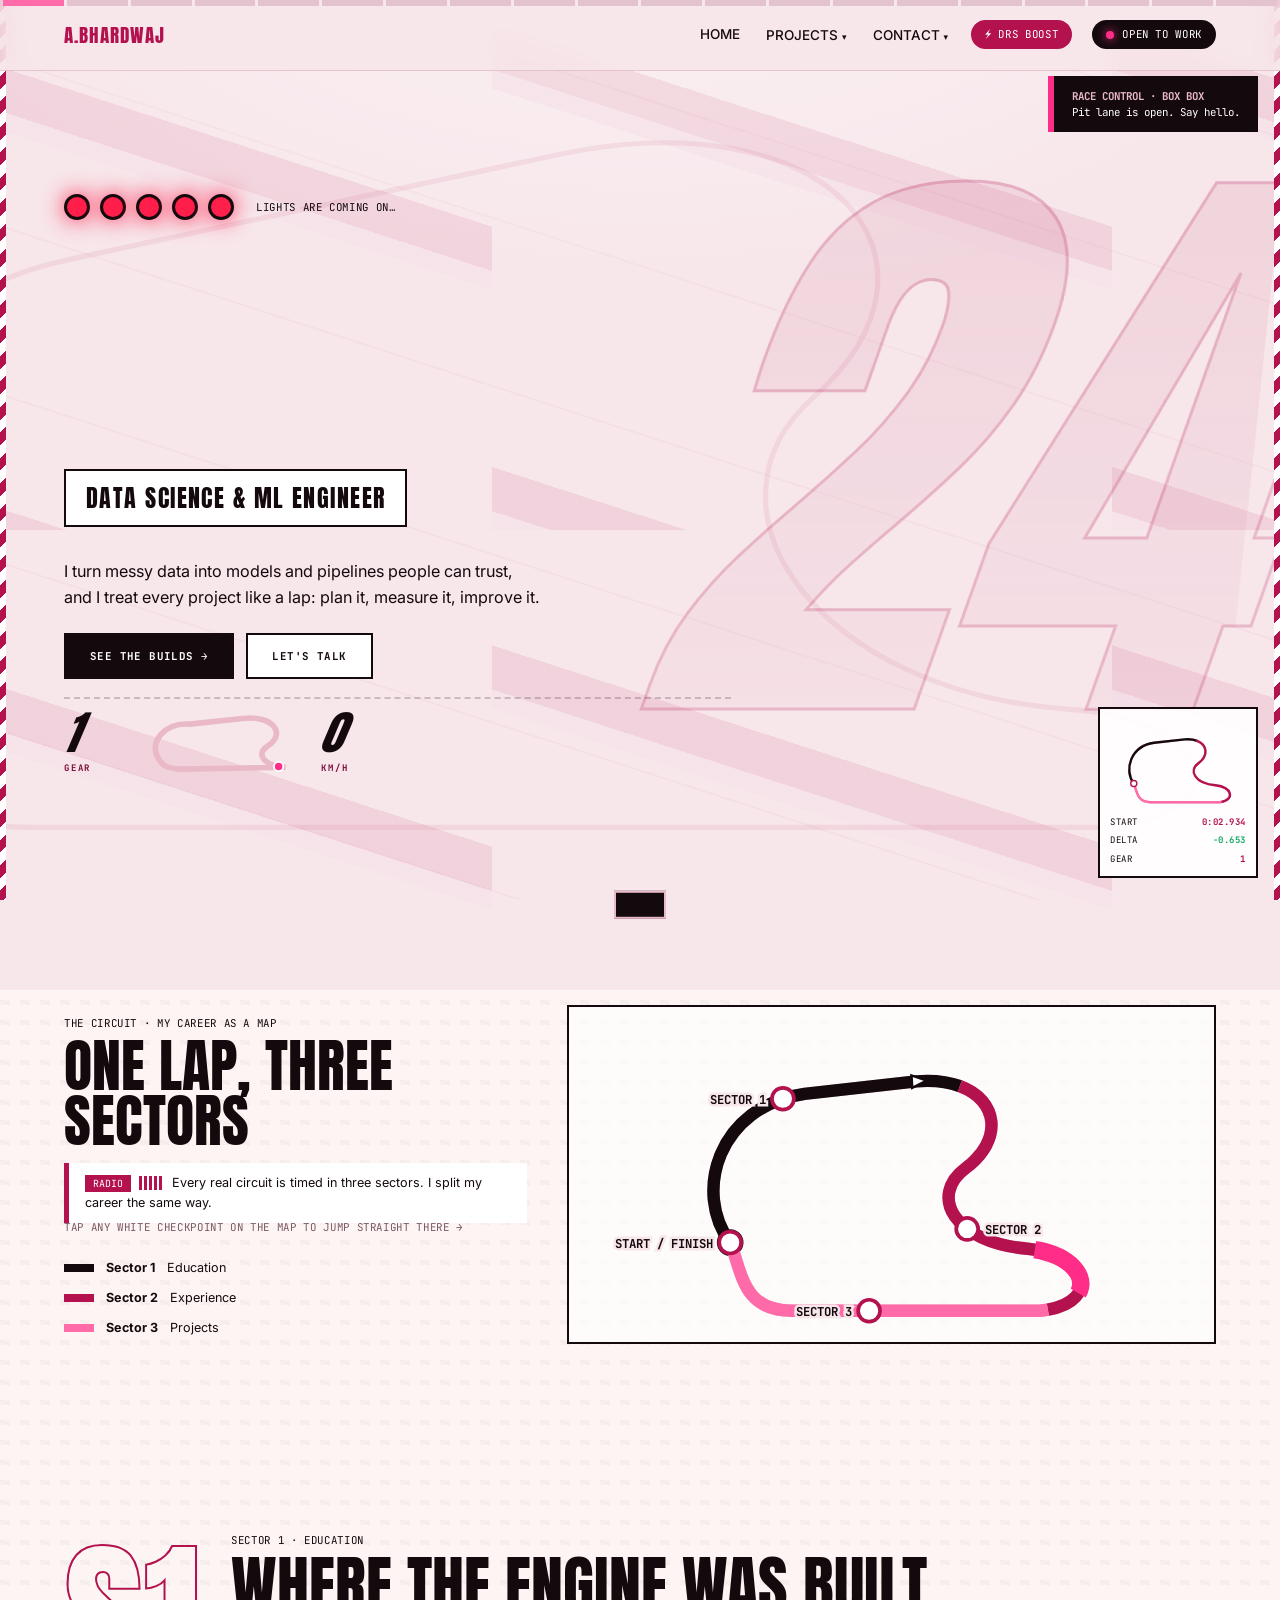
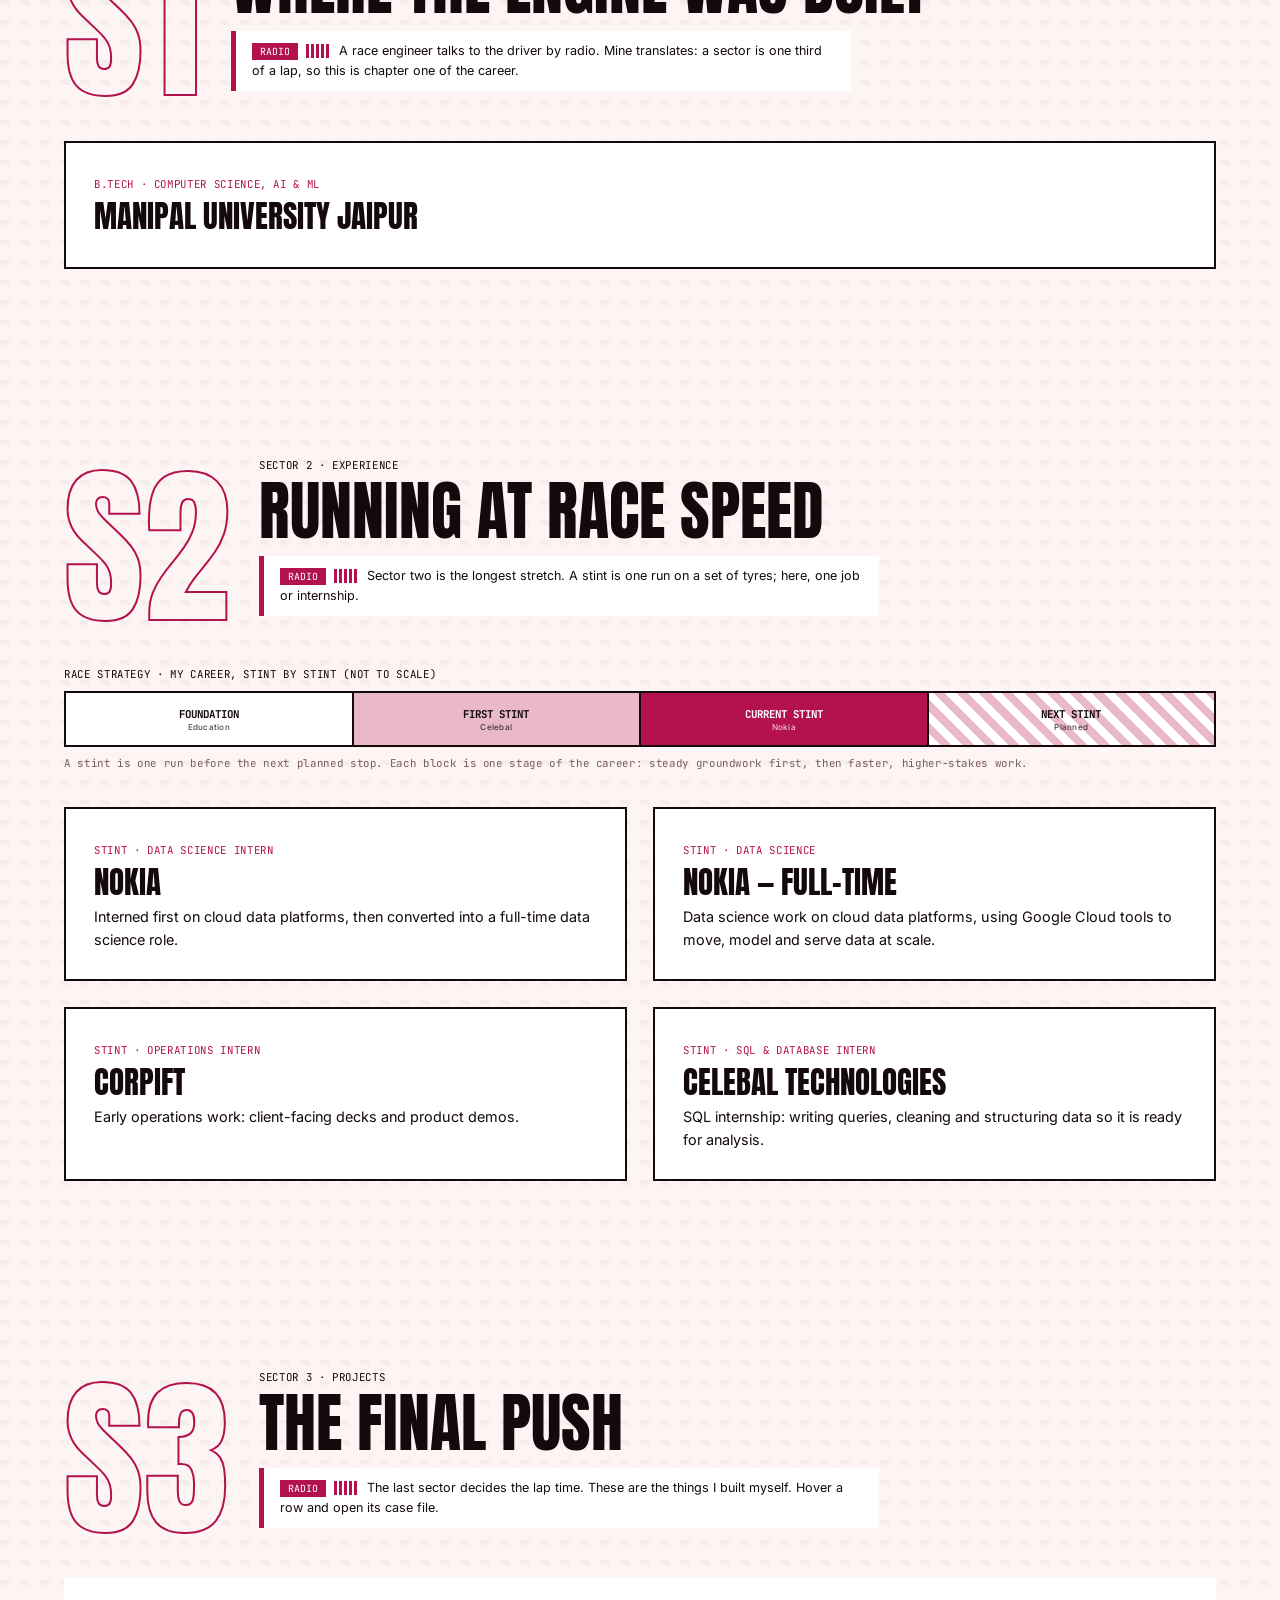
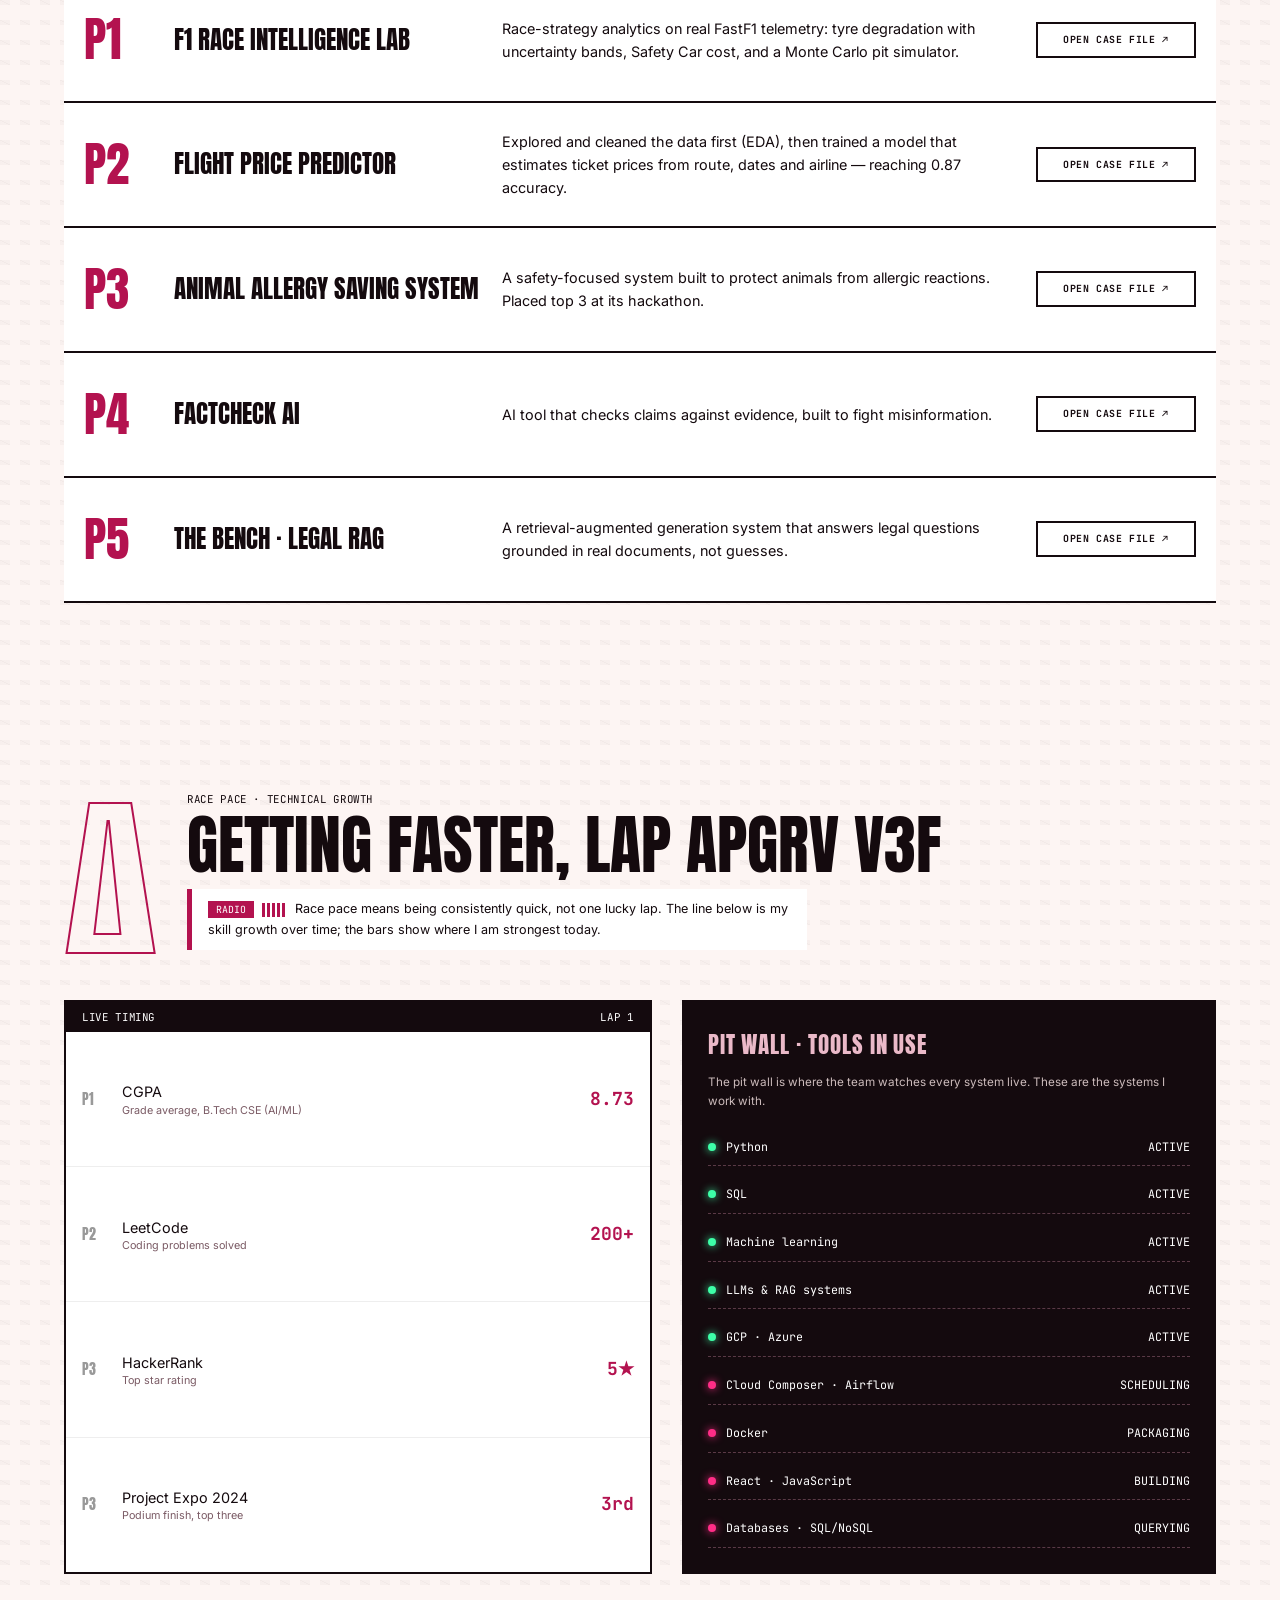
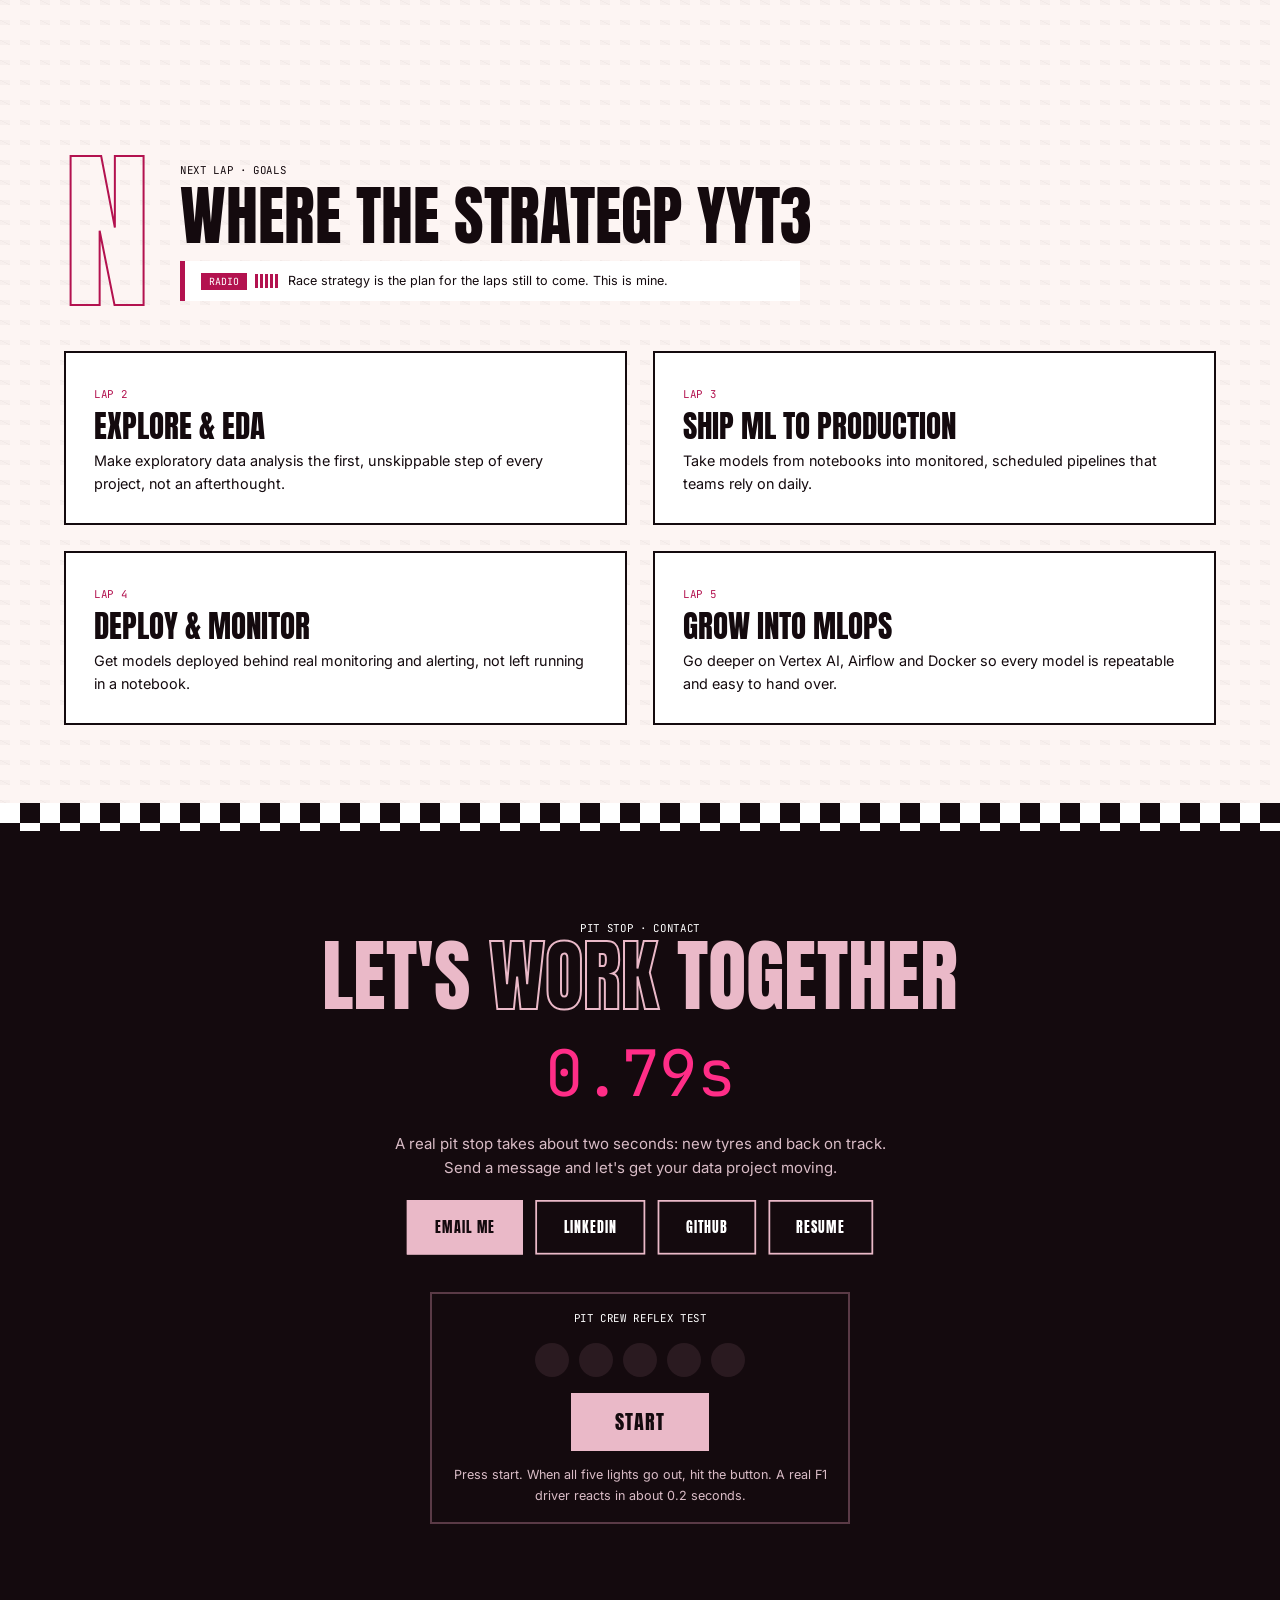
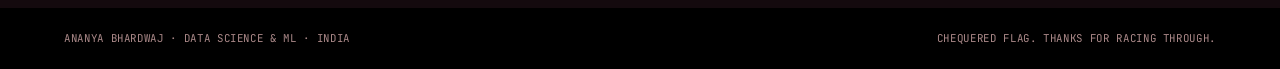
<file: index.html>
<!doctype html>
<html lang="en">
<head>
<meta charset="utf-8">
<meta name="viewport" content="width=device-width, initial-scale=1">
<title>Ananya Bhardwaj — Data Science & ML</title>
<meta name="description" content="Ananya Bhardwaj, data science and ML engineer. Portfolio told as a race lap.">
<link rel="stylesheet" href="style.css">
<link rel="stylesheet" href="f1-upgrade.css">
</head>
<body data-page="index.html">
<canvas id="trail"></canvas>
<div class="kerb l"></div><div class="kerb r"></div>
<div class="spotlight"></div><div class="speedlines"></div>

<div id="cur"><svg viewBox="0 0 40 64">
<rect x="5" y="2" width="30" height="4" rx="1" fill="#140a0e" stroke="#fff" stroke-width=".8"/>
<rect x="2" y="8" width="6" height="12" rx="2" fill="#140a0e" stroke="#fff" stroke-width=".8"/>
<rect x="32" y="8" width="6" height="12" rx="2" fill="#140a0e" stroke="#fff" stroke-width=".8"/>
<path d="M20 6 L23 18 L22.5 30 L24.5 36 L24.5 50 L15.5 50 L15.5 36 L17.5 30 L17 18 Z" fill="#b3124f" stroke="#fff" stroke-width="1"/>
<circle cx="20" cy="27" r="3.6" fill="none" stroke="#fff" stroke-width="1.3"/>
<path d="M15 33 L10.5 41 L14.5 49 L18 47 L18 35 Z" fill="#140a0e" stroke="#fff" stroke-width=".7"/>
<path d="M25 33 L29.5 41 L25.5 49 L22 47 L22 35 Z" fill="#140a0e" stroke="#fff" stroke-width=".7"/>
<rect x="0" y="40" width="7" height="13" rx="2" fill="#140a0e" stroke="#fff" stroke-width=".8"/>
<rect x="33" y="40" width="7" height="13" rx="2" fill="#140a0e" stroke="#fff" stroke-width=".8"/>
<rect x="11" y="56" width="18" height="4" rx="1" fill="#140a0e" stroke="#fff" stroke-width=".8"/>
</svg></div>

<div class="sl" id="sl"></div>
<div class="rc" id="rc"></div>
<div class="flash" id="flash"></div>
<div class="toast" id="toast"></div>

<nav>
  <b>A.BHARDWAJ</b>
  <div>
    <a class="l" href="index.html">HOME</a>
    <span class="dd"><a class="l" href="projects.html">PROJECTS <i>▾</i></a><span class="dd-menu"><small>THE GARAGE · 5 CASE FILES</small><a class="di" style="--i:0" href="project-f1-race-lab.html"><em>P1</em><b>F1 Race Intelligence Lab</b><u>ML</u></a><a class="di" style="--i:1" href="project-flight-predictor.html"><em>P2</em><b>Flight Price Predictor</b><u>ML</u></a><a class="di" style="--i:2" href="project-animal-allergy.html"><em>P3</em><b>Animal Allergy Saving System</b><u>CV</u></a><a class="di" style="--i:3" href="project-factcheck-ai.html"><em>P4</em><b>FactCheck AI</b><u>NLP</u></a><a class="di" style="--i:4" href="project-the-bench.html"><em>P5</em><b>The Bench · Legal RAG</b><u>RAG</u></a><a class="di all" style="--i:5" href="projects.html">ALL PROJECTS →</a></span></span>
    <span class="dd r"><a class="l" href="contact.html">CONTACT <i>▾</i></a><span class="dd-menu"><small>PIT RADIO · OPEN CHANNELS</small><a class="di" style="--i:0" href="mailto:ananyabhardwaj.tech@gmail.com"><em>✉</em><b>EMAIL</b><u>ananyabhardwaj.tech@gmail.com</u></a><a class="di" style="--i:1" href="https://www.linkedin.com/in/ananyabhardwaj24/" target="_blank" rel="noreferrer"><em>in</em><b>LINKEDIN</b><u>Connect on LinkedIn</u></a><a class="di" style="--i:2" href="https://github.com/ananya24bhardwaj25" target="_blank" rel="noreferrer"><em></></em><b>GITHUB</b><u>See the code</u></a><a class="di" style="--i:3" href="assets/Ananya-Bhardwaj-Resume.pdf" target="_blank"><em>↓</em><b>RESUME</b><u>Open the PDF</u></a><a class="di all" style="--i:4" href="contact.html">CONTACT PAGE →</a></span></span>
    <button id="drs" class="pill m" style="background:var(--mg);border:0">⚡ DRS BOOST</button>
    <a class="pill m" href="#pit"><i></i>OPEN TO WORK</a>
  </div>
</nav>

<aside class="map" aria-hidden="true">
  <svg viewBox="0 0 400 270">
    <path id="trk" d="M70 190C40 150 60 80 130 70L220 60C280 55 300 100 260 130C230 152 250 190 310 195C360 200 370 240 320 245L120 245C80 245 80 215 70 190Z" fill="none" stroke="#eab9c8" stroke-width="7" pathLength="300"/>
    <path class="tp" style="--o:300;stroke:#140a0e" d="M70 190C40 150 60 80 130 70L220 60C280 55 300 100 260 130C230 152 250 190 310 195C360 200 370 240 320 245L120 245C80 245 80 215 70 190Z" pathLength="300"/>
    <path class="tp" style="--o:200;stroke:#b3124f" d="M70 190C40 150 60 80 130 70L220 60C280 55 300 100 260 130C230 152 250 190 310 195C360 200 370 240 320 245L120 245C80 245 80 215 70 190Z" pathLength="300"/>
    <path class="tp" style="--o:100;stroke:#ff6ba8" d="M70 190C40 150 60 80 130 70L220 60C280 55 300 100 260 130C230 152 250 190 310 195C360 200 370 240 320 245L120 245C80 245 80 215 70 190Z" pathLength="300"/>
    <circle id="dot" r="9" fill="#fff" stroke="#b3124f" stroke-width="4"/>
  </svg>
  <div class="m"><span id="sec">START</span><b id="lap">0:00.000</b></div>
  <div class="m"><span>DELTA</span><b id="dl">-0.000</b></div>
  <div class="m"><span>GEAR</span><b id="gear">1</b></div>
</aside>

<header class="hero plate-hero" id="top">
  <svg class="hero-track" viewBox="0 0 900 520" preserveAspectRatio="xMaxYMid slice" aria-hidden="true">
    <path pathLength="1200" d="M60 420C10 330 60 180 200 150L480 90C640 55 720 150 630 230C560 292 630 400 780 410C860 415 880 470 800 478L180 478C100 478 100 450 60 420Z"/>
  </svg>
  <div class="hero-copy">
    <div class="hud-top">
      <span class="hud-live"><i></i>LIVE · ANANYA BHARDWAJ</span>
      <span class="hud-dots" id="hudDots"></span>
      <span class="hud-pct"><b id="hudPct">0%</b> OF LAP</span>
    </div>
    <div class="lights"><u></u><u></u><u></u><u></u><u></u><span class="m" id="ltxt">LIGHTS ARE COMING ON…</span></div>
    <h1 class="d"><span class="a">Ananya</span><span class="b">Bhardwaj</span></h1>
    <div class="role"><b>DATA SCIENCE &amp; ML ENGINEER</b><i></i></div>
    <p class="sub">I turn messy data into models and pipelines people can trust, and I treat every project like a lap: plan it, measure it, improve it.</p>
    <div class="cta"><a class="bt p" href="projects.html">SEE THE BUILDS →</a><a class="bt" href="#pit">LET'S TALK</a></div>
    <div class="hud-foot">
      <div class="hf"><b id="hudGear">1</b><span>GEAR</span></div>
      <svg class="mini" viewBox="0 0 160 70" aria-hidden="true"><path id="miniP" d="M14 50C4 34 20 12 48 14L104 8C136 4 152 24 130 38C116 48 132 60 150 60L40 62C24 62 18 58 14 50Z" fill="none" stroke="#eab9c8" stroke-width="6" stroke-linecap="round"/><circle r="5" fill="#ff2d87" stroke="#fff" stroke-width="2"><animateMotion dur="5s" repeatCount="indefinite"><mpath href="#miniP"/></animateMotion></circle></svg>
      <div class="hf"><b id="hudSpd">0</b><span>KM/H</span></div>
    </div>
  </div>
  <div class="hero-side">
    <div class="plate" id="plate" aria-hidden="true">
      <div class="pl-band l"><span>LLMs &amp; RAG · DATA SCIENCE · ML · CLOUD · LLMs &amp; RAG · DATA SCIENCE · ML · CLOUD ·</span></div>
      <div class="pl-band r"></div>
      <div class="pl-line t"></div><div class="pl-line b"></div>
      <div class="pl-bar t"></div><div class="pl-bar b"></div>
      <div class="pl-lane"><div class="carwrap"><i class="trail"></i><svg class="pl-car" viewBox="0 0 40 64"><rect x="5" y="2" width="30" height="4" rx="1" fill="#140a0e"/><rect x="2" y="8" width="6" height="12" rx="2" fill="#140a0e"/><rect x="32" y="8" width="6" height="12" rx="2" fill="#140a0e"/><path d="M20 6L23 18 22.5 30 24.5 36 24.5 50 15.5 50 15.5 36 17.5 30 17 18Z" fill="#b3124f"/><circle cx="20" cy="27" r="3.6" fill="#fdf5f3"/><rect x="0" y="40" width="7" height="13" rx="2" fill="#140a0e"/><rect x="33" y="40" width="7" height="13" rx="2" fill="#140a0e"/><rect x="11" y="56" width="18" height="4" rx="1" fill="#140a0e"/></svg></div></div>
      <div class="pl-name">BHARDWAJ</div>
      <div class="pl-streak"></div>
      <div class="pl-num"><div class="stk"><div class="in g3">AB</div><div class="in g2">AB</div><div class="in g1">AB</div></div></div>
      <div class="pl-gloss"></div>
    </div>
  </div>
</header>

<!-- marquee: GCP / BigQuery / Vertex AI removed -->
<section class="circ" id="circ" data-s="THE CIRCUIT">
  <div class="circ-in rv">
    <div>
      <small class="m">THE CIRCUIT · MY CAREER AS A MAP</small>
      <h2 class="d">One lap, three sectors</h2>
      <p class="radio"><i>RADIO</i>Every real circuit is timed in three sectors. I split my career the same way.</p>
      <p class="m tyl" style="margin:-4px 0 18px">TAP ANY WHITE CHECKPOINT ON THE MAP TO JUMP STRAIGHT THERE →</p>
      <ul class="lg">
        <li><i style="background:#140a0e"></i><b>Sector 1</b> Education</li>
        <li><i style="background:#b3124f"></i><b>Sector 2</b> Experience</li>
        <li><i style="background:#ff6ba8"></i><b>Sector 3</b> Projects</li>
      </ul>
    </div>
    <svg id="big" viewBox="-60 0 520 270">
      <defs>
        <pattern id="chk" width="8" height="8" patternUnits="userSpaceOnUse" patternTransform="rotate(45)">
          <rect width="8" height="8" fill="#fff"/><rect width="4" height="4" fill="#140a0e"/>
          <rect x="4" y="4" width="4" height="4" fill="#140a0e"/>
        </pattern>
        <path id="bigp" pathLength="300" d="M70 190C40 150 60 80 130 70L220 60C280 55 300 100 260 130C230 152 250 190 310 195C360 200 370 240 320 245L120 245C80 245 80 215 70 190Z"/>
      </defs>
      <use href="#bigp" fill="none" stroke="#eab9c8" stroke-width="10" stroke-linecap="round"/>
      <circle cx="70" cy="190" r="10" fill="url(#chk)" stroke="#140a0e" stroke-width="1.5"/>
      <use href="#bigp" class="bp" fill="none" stroke-width="10" style="--o:300;stroke:#140a0e"/>
      <use href="#bigp" class="bp" fill="none" stroke-width="10" style="--o:200;stroke:#b3124f"/>
      <use href="#bigp" class="bp" fill="none" stroke-width="10" style="--o:100;stroke:#ff6ba8"/>
      <use href="#bigp" class="bp" fill="none" stroke-width="14" style="--o:-170;stroke:#ff2d87;stroke-dasharray:20 280"/>
      <path d="M6 0L-6 -5L-6 5Z" fill="#fff" stroke="#140a0e" stroke-width="2">
        <animateMotion dur="10s" repeatCount="indefinite" rotate="auto">
          <mpath href="#bigp"/>
        </animateMotion>
      </path>
    </svg>
  </div>
</section>

<section id="s1" data-s="SECTOR 1">
  <div class="sh rv"><b>S1</b><div>
    <small class="m">SECTOR 1 · EDUCATION</small>
    <h2 class="d">Where the engine was built</h2>
    <p class="radio"><i>RADIO</i>A race engineer talks to the driver by radio. Mine translates: a sector is one third of a lap, so this is chapter one of the career.</p>
  </div></div>
  <div class="g2">
    <div class="card rv" style="grid-column:1/-1"><span class="m">B.TECH · COMPUTER SCIENCE, AI &amp; ML</span><h3 class="d">Manipal University Jaipur</h3></div>
  </div>
</section>

<section id="s2" data-s="SECTOR 2">
  <div class="sh rv"><b>S2</b><div>
    <small class="m">SECTOR 2 · EXPERIENCE</small>
    <h2 class="d">Running at race speed</h2>
    <p class="radio"><i>RADIO</i>Sector two is the longest stretch. A stint is one run on a set of tyres; here, one job or internship.</p>
  </div></div>
  <div class="strat rv">
    <div class="m">RACE STRATEGY · MY CAREER, STINT BY STINT (NOT TO SCALE)</div>
    <div class="sb">
      <span style="--c:#fff">FOUNDATION<small>Education</small></span>
      <span style="--c:var(--pk)">FIRST STINT<small>Celebal</small></span>
      <span style="--c:var(--mg);color:#fff">CURRENT STINT<small>Nokia</small></span>
      <span class="pl">NEXT STINT<small>Planned</small></span>
    </div>
    <div class="m tyl">A stint is one run before the next planned stop. Each block is one stage of the career: steady groundwork first, then faster, higher-stakes work.</div>
  </div>
  <div class="g2">
    <div class="card rv"><span class="m">STINT · DATA SCIENCE INTERN</span><h3 class="d">Nokia</h3><p>Interned first on cloud data platforms, then converted into a full-time data science role.</p></div>
    <div class="card rv"><span class="m">STINT · DATA SCIENCE</span><h3 class="d">Nokia — Full-Time</h3><p>Data science work on cloud data platforms, using Google Cloud tools to move, model and serve data at scale.</p></div>
    <div class="card rv"><span class="m">STINT · OPERATIONS INTERN</span><h3 class="d">Corpift</h3><p>Early operations work: client-facing decks and product demos.</p></div>
    <div class="card rv"><span class="m">STINT · SQL &amp; DATABASE INTERN</span><h3 class="d">Celebal Technologies</h3><p>SQL internship: writing queries, cleaning and structuring data so it is ready for analysis.</p></div>
  </div>
</section>

<section id="s3" data-s="SECTOR 3">
  <div class="sh rv"><b>S3</b><div>
    <small class="m">SECTOR 3 · PROJECTS</small>
    <h2 class="d">The final push</h2>
    <p class="radio"><i>RADIO</i>The last sector decides the lap time. These are the things I built myself. Hover a row and open its case file.</p>
  </div></div>
  <div class="lb rv">
    <a class="r project-item" href="project-f1-race-lab.html"><span class="n">P1</span><h3 class="d">F1 Race Intelligence Lab</h3><p>Race-strategy analytics on real FastF1 telemetry: tyre degradation with uncertainty bands, Safety Car cost, and a Monte Carlo pit simulator.</p><span class="drs">OPEN CASE FILE ↗</span></a>
    <a class="r project-item" href="project-flight-predictor.html"><span class="n">P2</span><h3 class="d">Flight Price Predictor</h3><p>Explored and cleaned the data first (EDA), then trained a model that estimates ticket prices from route, dates and airline — reaching 0.87 accuracy.</p><span class="drs">OPEN CASE FILE ↗</span></a>
    <a class="r project-item" href="project-animal-allergy.html"><span class="n">P3</span><h3 class="d">Animal Allergy Saving System</h3><p>A safety-focused system built to protect animals from allergic reactions. Placed top 3 at its hackathon.</p><span class="drs">OPEN CASE FILE ↗</span></a>
    <a class="r project-item" href="project-factcheck-ai.html"><span class="n">P4</span><h3 class="d">FactCheck AI</h3><p>AI tool that checks claims against evidence, built to fight misinformation.</p><span class="drs">OPEN CASE FILE ↗</span></a>
    <a class="r project-item" href="project-the-bench.html"><span class="n">P5</span><h3 class="d">The Bench · Legal RAG</h3><p>A retrieval-augmented generation system that answers legal questions grounded in real documents, not guesses.</p><span class="drs">OPEN CASE FILE ↗</span></a>
  </div>
</section>

<section id="pace" data-s="RACE PACE">
  <div class="sh rv"><b>Δ</b><div>
    <small class="m">RACE PACE · TECHNICAL GROWTH</small>
    <h2 class="d">Getting faster, lap after lap</h2>
    <p class="radio"><i>RADIO</i>Race pace means being consistently quick, not one lucky lap. The line below is my skill growth over time; the bars show where I am strongest today.</p>
  </div></div>
  <div class="pace">
    <div class="chart rv">
      <h4 class="d m"><span>LIVE TIMING</span><span>LAP 1</span></h4>
      <div class="row"><em>P1</em><span>CGPA<small>Grade average, B.Tech CSE (AI/ML)</small></span><b>8.73</b></div>
      <div class="row"><em>P2</em><span>LeetCode<small>Coding problems solved</small></span><b>200+</b></div>
      <div class="row"><em>P3</em><span>HackerRank<small>Top star rating</small></span><b>5★</b></div>
      <div class="row"><em>P3</em><span>Project Expo 2024<small>Podium finish, top three</small></span><b>3rd</b></div>
    </div>
    <div class="pit rv">
      <h4>PIT WALL · TOOLS IN USE</h4>
      <p>The pit wall is where the team watches every system live. These are the systems I work with.</p>
      <div class="st"><span><i></i>Python</span><span>ACTIVE</span></div>
      <div class="st"><span><i></i>SQL</span><span>ACTIVE</span></div>
      <div class="st"><span><i></i>Machine learning</span><span>ACTIVE</span></div>
      <div class="st"><span><i></i>LLMs &amp; RAG systems</span><span>ACTIVE</span></div>
      <div class="st"><span><i></i>GCP · Azure</span><span>ACTIVE</span></div>
      <div class="st"><span><i class="p"></i>Cloud Composer · Airflow</span><span>SCHEDULING</span></div>
      <div class="st"><span><i class="p"></i>Docker</span><span>PACKAGING</span></div>
      <div class="st"><span><i class="p"></i>React · JavaScript</span><span>BUILDING</span></div>
      <div class="st"><span><i class="p"></i>Databases · SQL/NoSQL</span><span>QUERYING</span></div>
    </div>
  </div>
</section>

<section id="next" data-s="NEXT LAP">
  <div class="sh rv"><b>N</b><div>
    <small class="m">NEXT LAP · GOALS</small>
    <h2 class="d">Where the strategy goes</h2>
    <p class="radio"><i>RADIO</i>Race strategy is the plan for the laps still to come. This is mine.</p>
  </div></div>
  <div class="g2">
    <div class="card rv"><span class="m">LAP 2</span><h3 class="d">Explore &amp; EDA</h3><p>Make exploratory data analysis the first, unskippable step of every project, not an afterthought.</p></div>
    <div class="card rv"><span class="m">LAP 3</span><h3 class="d">Ship ML to production</h3><p>Take models from notebooks into monitored, scheduled pipelines that teams rely on daily.</p></div>
    <div class="card rv"><span class="m">LAP 4</span><h3 class="d">Deploy &amp; monitor</h3><p>Get models deployed behind real monitoring and alerting, not left running in a notebook.</p></div>
    <div class="card rv"><span class="m">LAP 5</span><h3 class="d">Grow into MLOps</h3><p>Go deeper on Vertex AI, Airflow and Docker so every model is repeatable and easy to hand over.</p></div>
  </div>
</section>

<div class="chk"></div>

<section class="stop" id="pit" data-s="PIT STOP">
  <div class="rv">
    <small class="m">PIT STOP · CONTACT</small>
    <h2 class="d">Let's <em>work</em> together</h2>
    <div class="clock" id="clk">0.00s</div>
    <p>A real pit stop takes about two seconds: new tyres and back on track. Send a message and let's get your data project moving.</p>
    <div class="btns">
      <a href="mailto:ananyabhardwaj.tech@gmail.com">EMAIL ME</a>
      <a href="https://www.linkedin.com/in/ananyabhardwaj24/" target="_blank" rel="noreferrer">LINKEDIN</a>
      <a href="https://github.com/ananya24bhardwaj25" target="_blank" rel="noreferrer">GITHUB</a>
      <a href="assets/Ananya-Bhardwaj-Resume.pdf" target="_blank">RESUME</a>
    </div>
    <div class="rg">
      <div class="m">PIT CREW REFLEX TEST</div>
      <div class="ll"><u></u><u></u><u></u><u></u><u></u></div>
      <button id="rb">START</button>
      <div id="rr">Press start. When all five lights go out, hit the button. A real F1 driver reacts in about 0.2 seconds.</div>
    </div>
  </div>
</section>

<footer class="m">
  <span>ANANYA BHARDWAJ · DATA SCIENCE &amp; ML · INDIA</span>
  <span>CHEQUERED FLAG. THANKS FOR RACING THROUGH.</span>
</footer>

<script src="main.js"></script>
<script src="f1-upgrade.js"></script>
</body>
</html>
</file>
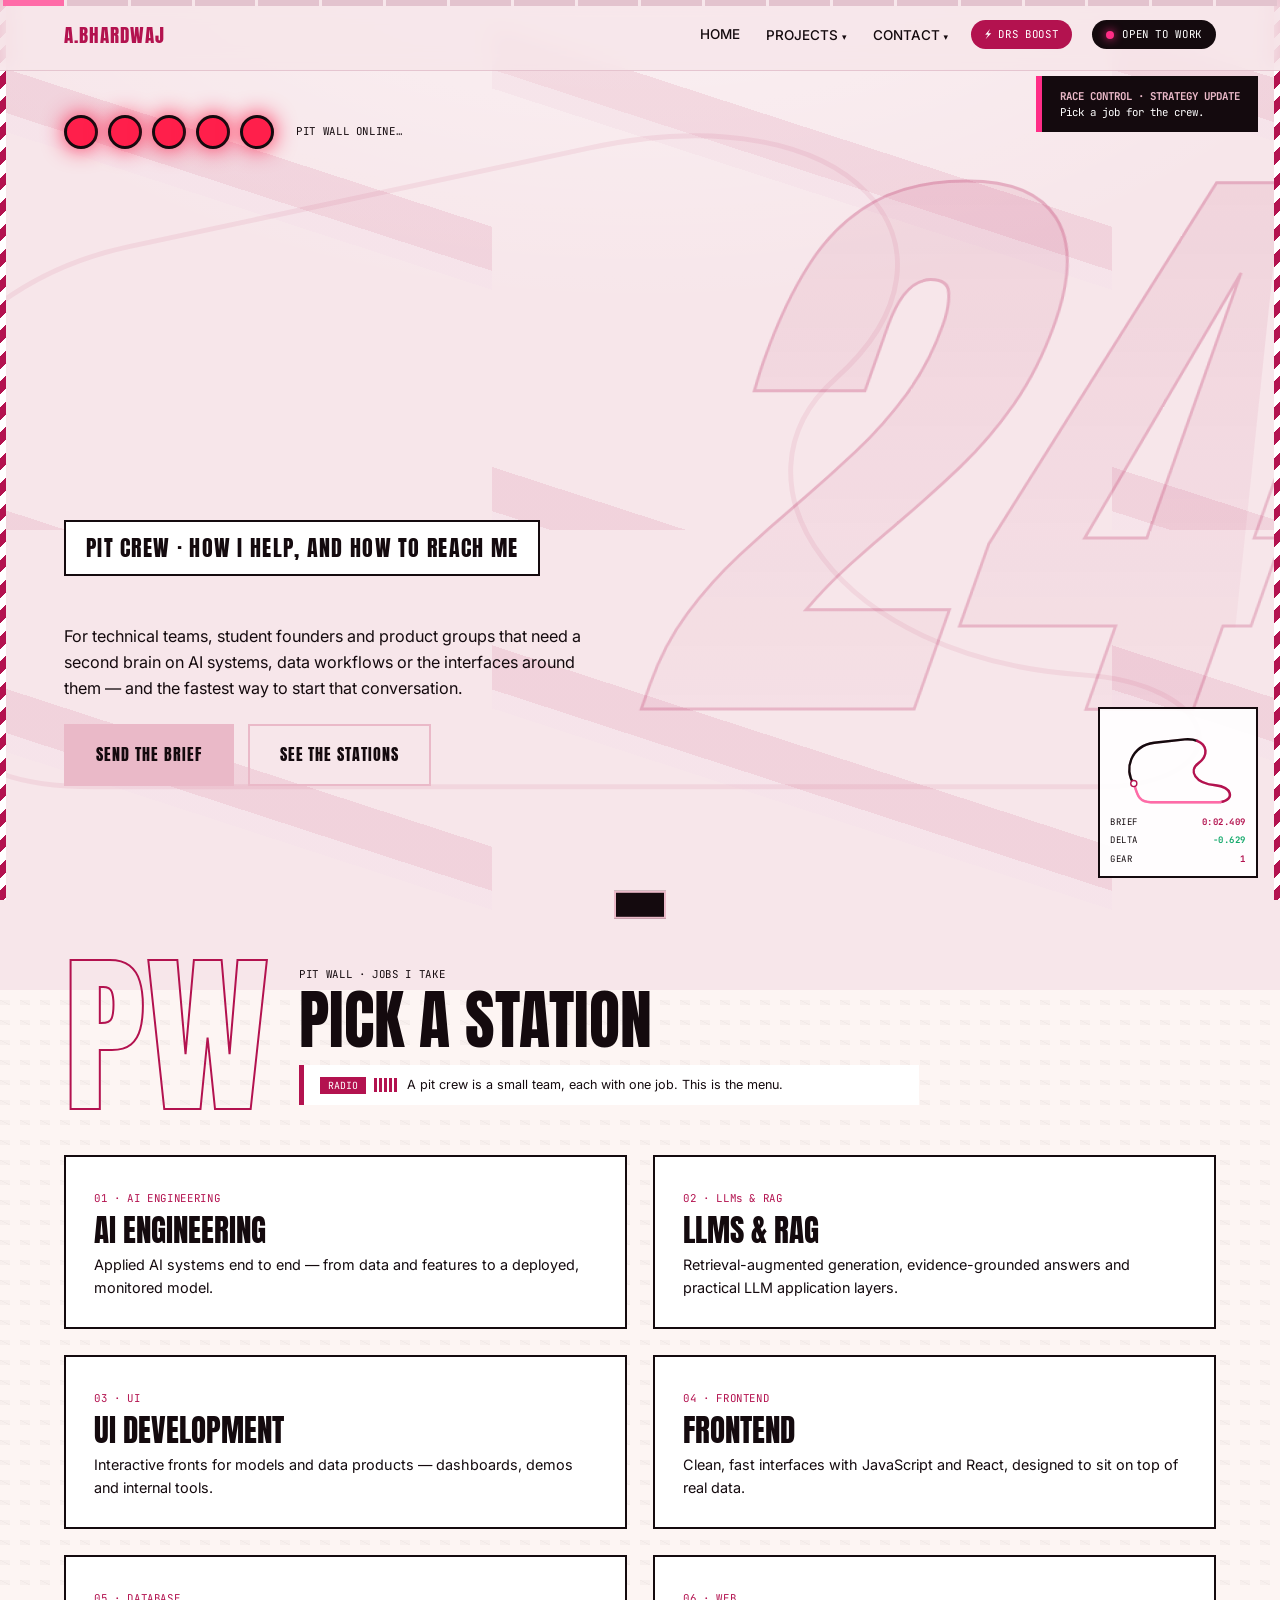
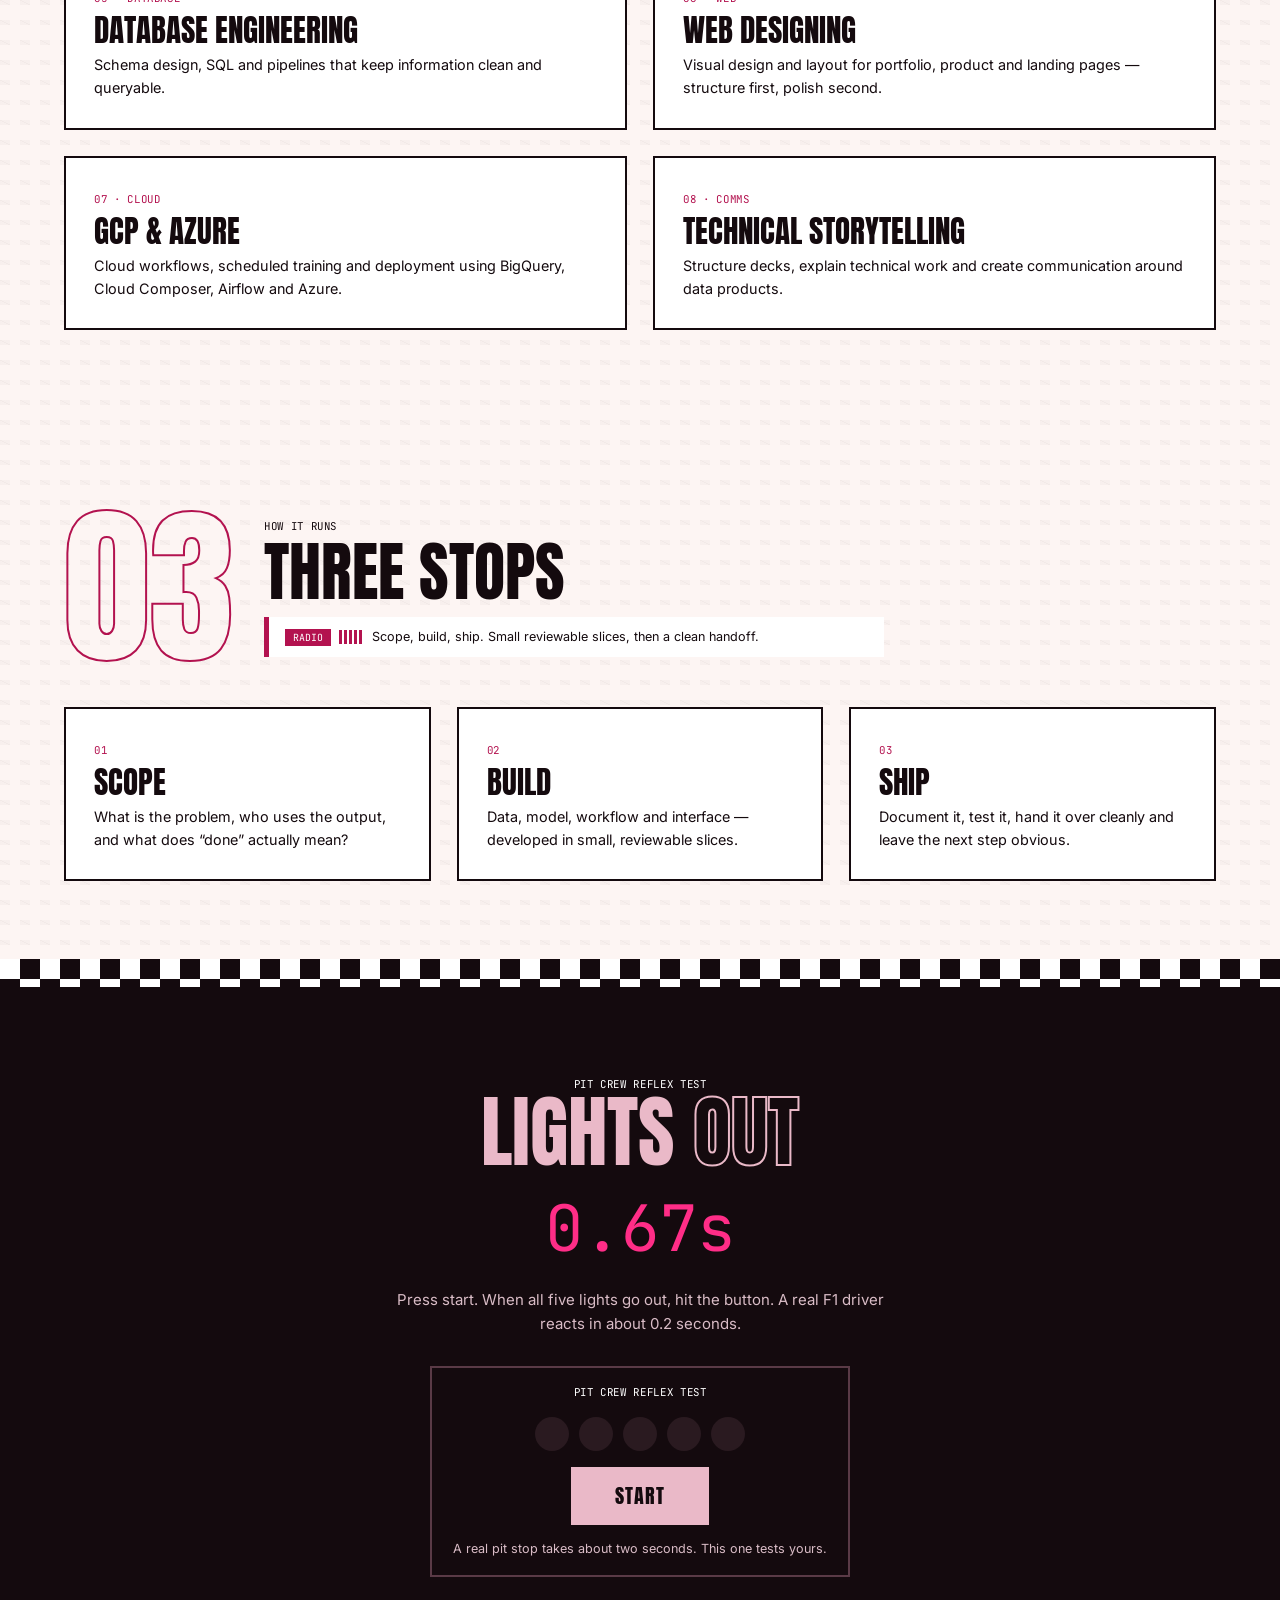
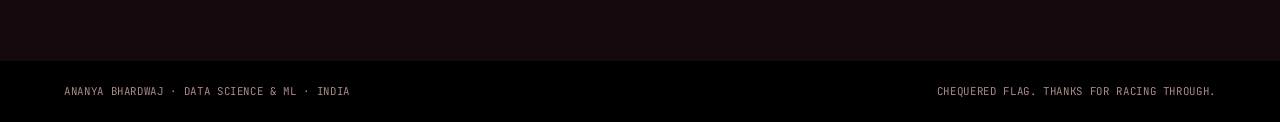
<file: contact.html>
<!doctype html>
<html lang="en">
<head>
<meta charset="utf-8">
<meta name="viewport" content="width=device-width, initial-scale=1">
<title>Contact — Ananya Bhardwaj</title>
<meta name="description" content="Pit wall — how to work with Ananya Bhardwaj, and how to reach her.">
<link rel="stylesheet" href="style.css">
<link rel="stylesheet" href="f1-upgrade.css">
<style>
/* ── page-scoped: integrated "pit box" console — quick links + form, F1 pit-wall look ── */
.board-cta h4{align-items:center}
.board-cta .live{display:inline-flex;align-items:center;gap:6px;font-family:'JetBrains Mono',monospace;font-size:10px;letter-spacing:.08em;font-weight:700}
.board-cta .live i{width:7px;height:7px;border-radius:50%;background:#3dffa8;box-shadow:0 0 8px #3dffa8;animation:bl 1.2s infinite;display:inline-block}
.board-flag{height:9px;background:conic-gradient(var(--ink) 25%,#fff 0 50%,var(--ink) 0 75%,#fff 0) 0 0/16px 16px;animation:ck 3s linear infinite}
.console-body{padding:20px 22px 24px}
.console-links{display:flex;flex-wrap:wrap;gap:10px;margin-bottom:18px}
.clink{position:relative;overflow:hidden;display:inline-flex;align-items:center;gap:7px;background:var(--ink);color:#fff;padding:9px 16px;border-radius:999px;font:700 11px 'JetBrains Mono',monospace;letter-spacing:.05em;text-decoration:none;transition:transform .25s,background .25s,box-shadow .25s}
.clink:before{content:"";position:absolute;inset:0;background:linear-gradient(100deg,transparent,rgba(255,255,255,.4),transparent);transform:translateX(-140%);transition:transform .6s}
.clink:hover{background:var(--mg);transform:translateY(-3px);box-shadow:0 5px 0 var(--dk)}
.clink:hover:before{transform:translateX(140%)}
.clink b{width:6px;height:6px;border-radius:50%;background:#3dffa8;box-shadow:0 0 7px #3dffa8;animation:bl 1.2s infinite;flex:none}
.console-divider{display:flex;align-items:center;gap:10px;font:12px/1.4 'JetBrains Mono',monospace;color:#7a5a64;margin:4px 0 18px;padding-top:14px;border-top:1px dashed #e3c3ce}
.console-divider i{font-style:normal;background:var(--mg);color:#fff;font-size:10px;font-weight:700;padding:3px 8px;letter-spacing:.06em}
.console-form .g2{gap:14px}
.console-form .btns{margin-top:16px}
</style>
</head>
<body data-page="contact.html">
<canvas id="trail"></canvas>
<div class="kerb l"></div><div class="kerb r"></div>
<div id="cur"><svg viewBox="0 0 40 64">
<rect x="5" y="2" width="30" height="4" rx="1" fill="#140a0e" stroke="#fff" stroke-width=".8"/>
<rect x="2" y="8" width="6" height="12" rx="2" fill="#140a0e" stroke="#fff" stroke-width=".8"/>
<rect x="32" y="8" width="6" height="12" rx="2" fill="#140a0e" stroke="#fff" stroke-width=".8"/>
<path d="M20 6 L23 18 L22.5 30 L24.5 36 L24.5 50 L15.5 50 L15.5 36 L17.5 30 L17 18 Z" fill="#b3124f" stroke="#fff" stroke-width="1"/>
<circle cx="20" cy="27" r="3.6" fill="none" stroke="#fff" stroke-width="1.3"/>
<path d="M15 33 L10.5 41 L14.5 49 L18 47 L18 35 Z" fill="#140a0e" stroke="#fff" stroke-width=".7"/>
<path d="M25 33 L29.5 41 L25.5 49 L22 47 L22 35 Z" fill="#140a0e" stroke="#fff" stroke-width=".7"/>
<rect x="0" y="40" width="7" height="13" rx="2" fill="#140a0e" stroke="#fff" stroke-width=".8"/>
<rect x="33" y="40" width="7" height="13" rx="2" fill="#140a0e" stroke="#fff" stroke-width=".8"/>
<rect x="11" y="56" width="18" height="4" rx="1" fill="#140a0e" stroke="#fff" stroke-width=".8"/>
</svg><b id="spd">0 KM/H</b></div>
<div class="sl" id="sl"></div>
<div class="rc" id="rc"></div>
<div class="flash" id="flash"></div>
<div class="toast" id="toast"></div>

<nav>
  <b>A.BHARDWAJ</b>
  <div>
    <a class="l" href="index.html">HOME</a>
    <span class="dd"><a class="l" href="projects.html">PROJECTS <i>▾</i></a><span class="dd-menu"><small>THE GARAGE · 5 CASE FILES</small><a class="di" style="--i:0" href="project-f1-race-lab.html"><em>P1</em><b>F1 Race Intelligence Lab</b><u>ML</u></a><a class="di" style="--i:1" href="project-flight-predictor.html"><em>P2</em><b>Flight Price Predictor</b><u>ML</u></a><a class="di" style="--i:2" href="project-animal-allergy.html"><em>P3</em><b>Animal Allergy Saving System</b><u>CV</u></a><a class="di" style="--i:3" href="project-factcheck-ai.html"><em>P4</em><b>FactCheck AI</b><u>NLP</u></a><a class="di" style="--i:4" href="project-the-bench.html"><em>P5</em><b>The Bench · Legal RAG</b><u>RAG</u></a><a class="di all" style="--i:5" href="projects.html">ALL PROJECTS →</a></span></span>
    <span class="dd r"><a class="l" href="contact.html">CONTACT <i>▾</i></a><span class="dd-menu"><small>PIT RADIO · OPEN CHANNELS</small><a class="di" style="--i:0" href="mailto:ananyabhardwaj.tech@gmail.com"><em>✉</em><b>EMAIL</b><u>ananyabhardwaj.tech@gmail.com</u></a><a class="di" style="--i:1" href="https://www.linkedin.com/in/ananyabhardwaj24/" target="_blank" rel="noreferrer"><em>in</em><b>LINKEDIN</b><u>Connect on LinkedIn</u></a><a class="di" style="--i:2" href="https://github.com/ananya24bhardwaj25" target="_blank" rel="noreferrer"><em>&lt;/&gt;</em><b>GITHUB</b><u>See the code</u></a><a class="di" style="--i:3" href="assets/Ananya-Bhardwaj-Resume.pdf" target="_blank"><em>↓</em><b>RESUME</b><u>Open the PDF</u></a><a class="di all" style="--i:4" href="contact.html">CONTACT PAGE →</a></span></span>
    <button id="drs" class="pill m" style="background:var(--mg);border:0">⚡ DRS BOOST</button>
    <a class="pill m" href="#pit"><i></i>OPEN TO WORK</a>
  </div>
</nav>

<aside class="map" aria-hidden="true">
  <svg viewBox="0 0 400 270">
    <path id="trk" d="M70 190C40 150 60 80 130 70L220 60C280 55 300 100 260 130C230 152 250 190 310 195C360 200 370 240 320 245L120 245C80 245 80 215 70 190Z" fill="none" stroke="#eab9c8" stroke-width="7" pathLength="300"/>
    <path class="tp" style="--o:300;stroke:#140a0e" d="M70 190C40 150 60 80 130 70L220 60C280 55 300 100 260 130C230 152 250 190 310 195C360 200 370 240 320 245L120 245C80 245 80 215 70 190Z" pathLength="300"/>
    <path class="tp" style="--o:200;stroke:#b3124f" d="M70 190C40 150 60 80 130 70L220 60C280 55 300 100 260 130C230 152 250 190 310 195C360 200 370 240 320 245L120 245C80 245 80 215 70 190Z" pathLength="300"/>
    <path class="tp" style="--o:100;stroke:#ff6ba8" d="M70 190C40 150 60 80 130 70L220 60C280 55 300 100 260 130C230 152 250 190 310 195C360 200 370 240 320 245L120 245C80 245 80 215 70 190Z" pathLength="300"/>
    <circle id="dot" r="9" fill="#fff" stroke="#b3124f" stroke-width="4"/>
  </svg>
  <div class="m"><span id="sec">START</span><b id="lap">0:00.000</b></div><div class="m"><span>DELTA</span><b id="dl">-0.000</b></div><div class="m"><span>GEAR</span><b id="gear">1</b></div>
</aside>

<header class="hero page" id="top" data-s="BRIEF">
  <svg class="hero-track" viewBox="0 0 900 520" preserveAspectRatio="xMaxYMid slice" aria-hidden="true"><path pathLength="1200" d="M60 420C10 330 60 180 200 150L480 90C640 55 720 150 630 230C560 292 630 400 780 410C860 415 880 470 800 478L180 478C100 478 100 450 60 420Z"/></svg>
  <div>
    <div class="lights"><u></u><u></u><u></u><u></u><u></u><span class="m" id="ltxt">PIT WALL ONLINE…</span></div>
    <div class="strip"><span class="track-ln"></span><svg class="lcar" viewBox="0 0 120 40" aria-hidden="true"><rect x="10" y="26" width="14" height="4" fill="#140a0e"/><rect x="96" y="26" width="14" height="4" fill="#140a0e"/><path d="M14 24 L30 14 L70 12 L92 18 L104 24 L104 28 L14 28Z" fill="#b3124f" stroke="#140a0e" stroke-width="1.5"/><circle cx="28" cy="30" r="8" fill="#140a0e"/><circle cx="92" cy="30" r="8" fill="#140a0e"/></svg></div>
    <h1 class="d"><span class="a">Need the data</span><span class="b">to move?</span></h1>
    <div class="role"><b>PIT CREW · HOW I HELP, AND HOW TO REACH ME</b><i></i></div>
    <p class="sub">For technical teams, student founders and product groups that need a second brain on AI systems, data workflows or the interfaces around them — and the fastest way to start that conversation.</p>
    <div class="btns left" style="margin-top:22px;justify-content:flex-start"><a href="#pit">SEND THE BRIEF</a><a href="#work">SEE THE STATIONS</a></div>
  </div>
  <div class="board board-cta" id="pit">
    <h4 class="d m"><span>PIT BOX</span><span class="live"><i></i>LIVE · SEND IT IN</span></h4>
    <div class="board-flag"></div>
    <div class="console-body">
      <div class="console-links">
        <a class="clink" href="mailto:ananyabhardwaj.tech@gmail.com"><b></b>EMAIL</a>
        <a class="clink" href="https://www.linkedin.com/in/ananyabhardwaj24/" target="_blank" rel="noreferrer"><b></b>LINKEDIN</a>
        <a class="clink" href="https://github.com/ananya24bhardwaj25" target="_blank" rel="noreferrer"><b></b>GITHUB</a>
        <a class="clink" href="assets/Ananya-Bhardwaj-Resume.pdf" target="_blank"><b></b>RESUME</a>
      </div>
      <div class="console-divider"><i>RADIO</i>Or send a brief — submit opens your email client, no backend required.</div>
      <form class="console-form" data-mail-form>
        <span class="m">CONTACT FORM</span>
        <div class="g2">
          <div class="field"><label>Name</label><input required name="name" placeholder="Your name"></div>
          <div class="field"><label>Email</label><input required type="email" name="email" placeholder="you@company.com"></div>
        </div>
        <div class="field"><label>What are we solving?</label><textarea required name="brief" placeholder="A model, dashboard, data pipeline, role, collaboration..."></textarea></div>
        <div class="btns left" style="justify-content:flex-start"><button type="submit">SEND THE BRIEF</button></div>
      </form>
    </div>
  </div>
</header>

<section id="work" data-s="BRIEF">
  <div class="sh rv"><b>PW</b><div><small class="m">PIT WALL · JOBS I TAKE</small><h2 class="d">Pick a station</h2><p class="radio"><i>RADIO</i>A pit crew is a small team, each with one job. This is the menu.</p></div></div>
  <div class="g2">
    <div class="card rv"><span class="m">01 · AI ENGINEERING</span><h3 class="d">AI engineering</h3><p>Applied AI systems end to end — from data and features to a deployed, monitored model.</p></div>
    <div class="card rv"><span class="m">02 · LLMs &amp; RAG</span><h3 class="d">LLMs &amp; RAG</h3><p>Retrieval-augmented generation, evidence-grounded answers and practical LLM application layers.</p></div>
    <div class="card rv"><span class="m">03 · UI</span><h3 class="d">UI development</h3><p>Interactive fronts for models and data products — dashboards, demos and internal tools.</p></div>
    <div class="card rv"><span class="m">04 · FRONTEND</span><h3 class="d">Frontend</h3><p>Clean, fast interfaces with JavaScript and React, designed to sit on top of real data.</p></div>
    <div class="card rv"><span class="m">05 · DATABASE</span><h3 class="d">Database engineering</h3><p>Schema design, SQL and pipelines that keep information clean and queryable.</p></div>
    <div class="card rv"><span class="m">06 · WEB</span><h3 class="d">Web designing</h3><p>Visual design and layout for portfolio, product and landing pages — structure first, polish second.</p></div>
    <div class="card rv"><span class="m">07 · CLOUD</span><h3 class="d">GCP &amp; Azure</h3><p>Cloud workflows, scheduled training and deployment using BigQuery, Cloud Composer, Airflow and Azure.</p></div>
    <div class="card rv"><span class="m">08 · COMMS</span><h3 class="d">Technical storytelling</h3><p>Structure decks, explain technical work and create communication around data products.</p></div>
  </div>
</section>

<section data-s="NEXT LAP">
  <div class="sh rv"><b>03</b><div><small class="m">HOW IT RUNS</small><h2 class="d">Three stops</h2><p class="radio"><i>RADIO</i>Scope, build, ship. Small reviewable slices, then a clean handoff.</p></div></div>
  <div class="g3">
    <div class="card rv"><span class="m">01</span><h3 class="d">Scope</h3><p>What is the problem, who uses the output, and what does “done” actually mean?</p></div>
    <div class="card rv"><span class="m">02</span><h3 class="d">Build</h3><p>Data, model, workflow and interface — developed in small, reviewable slices.</p></div>
    <div class="card rv"><span class="m">03</span><h3 class="d">Ship</h3><p>Document it, test it, hand it over cleanly and leave the next step obvious.</p></div>
  </div>
</section>

<div class="chk"></div>
<section class="stop" data-s="PIT STOP">
  <div class="rv"><small class="m">PIT CREW REFLEX TEST</small>
  <h2 class="d">Lights <em>out</em></h2>
  <div class="clock" id="clk">0.00s</div>
  <p>Press start. When all five lights go out, hit the button. A real F1 driver reacts in about 0.2 seconds.</p>
  <div class="rg"><div class="m">PIT CREW REFLEX TEST</div><div class="ll"><u></u><u></u><u></u><u></u><u></u></div><button id="rb">START</button><div id="rr">A real pit stop takes about two seconds. This one tests yours.</div></div></div>
</section>
<footer class="m"><span>ANANYA BHARDWAJ · DATA SCIENCE &amp; ML · INDIA</span><span>CHEQUERED FLAG. THANKS FOR RACING THROUGH.</span></footer>
<script src="main.js"></script>
<script src="f1-upgrade.js"></script>
</body>
</html>
</file>
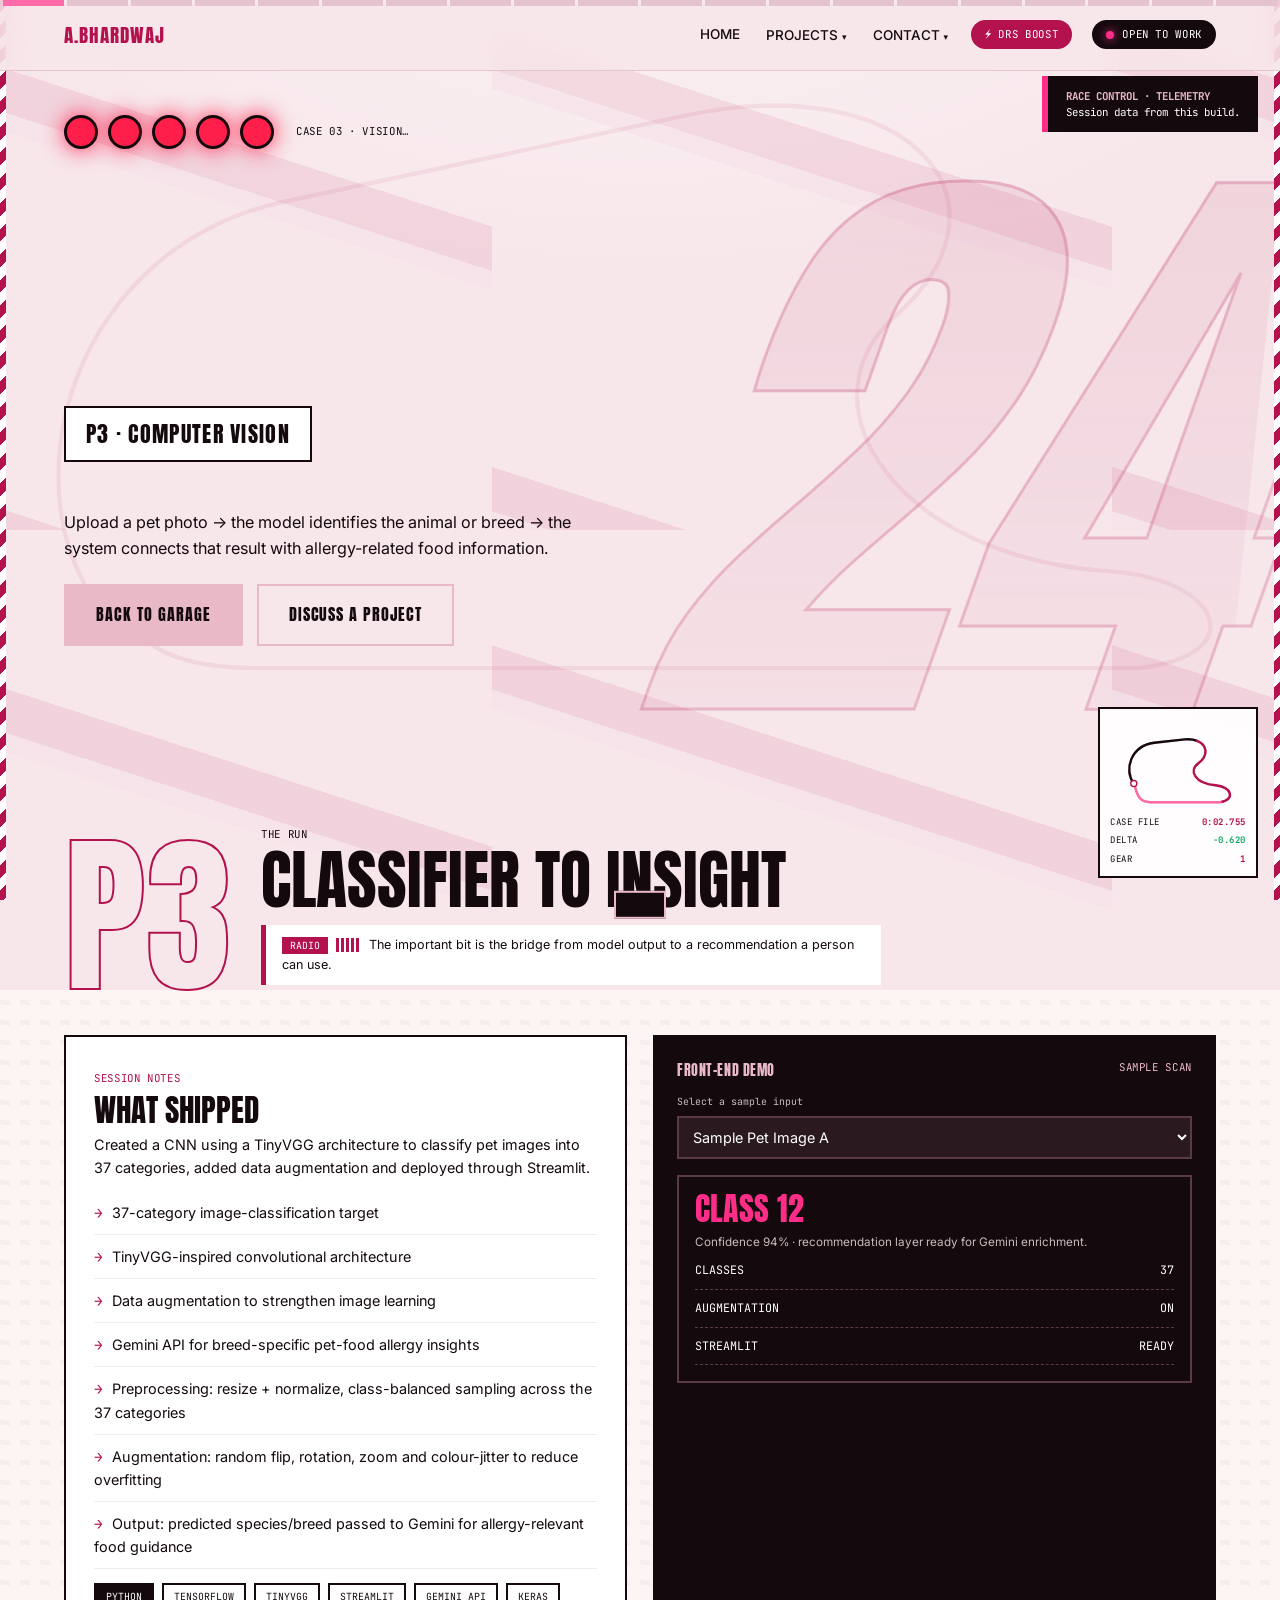
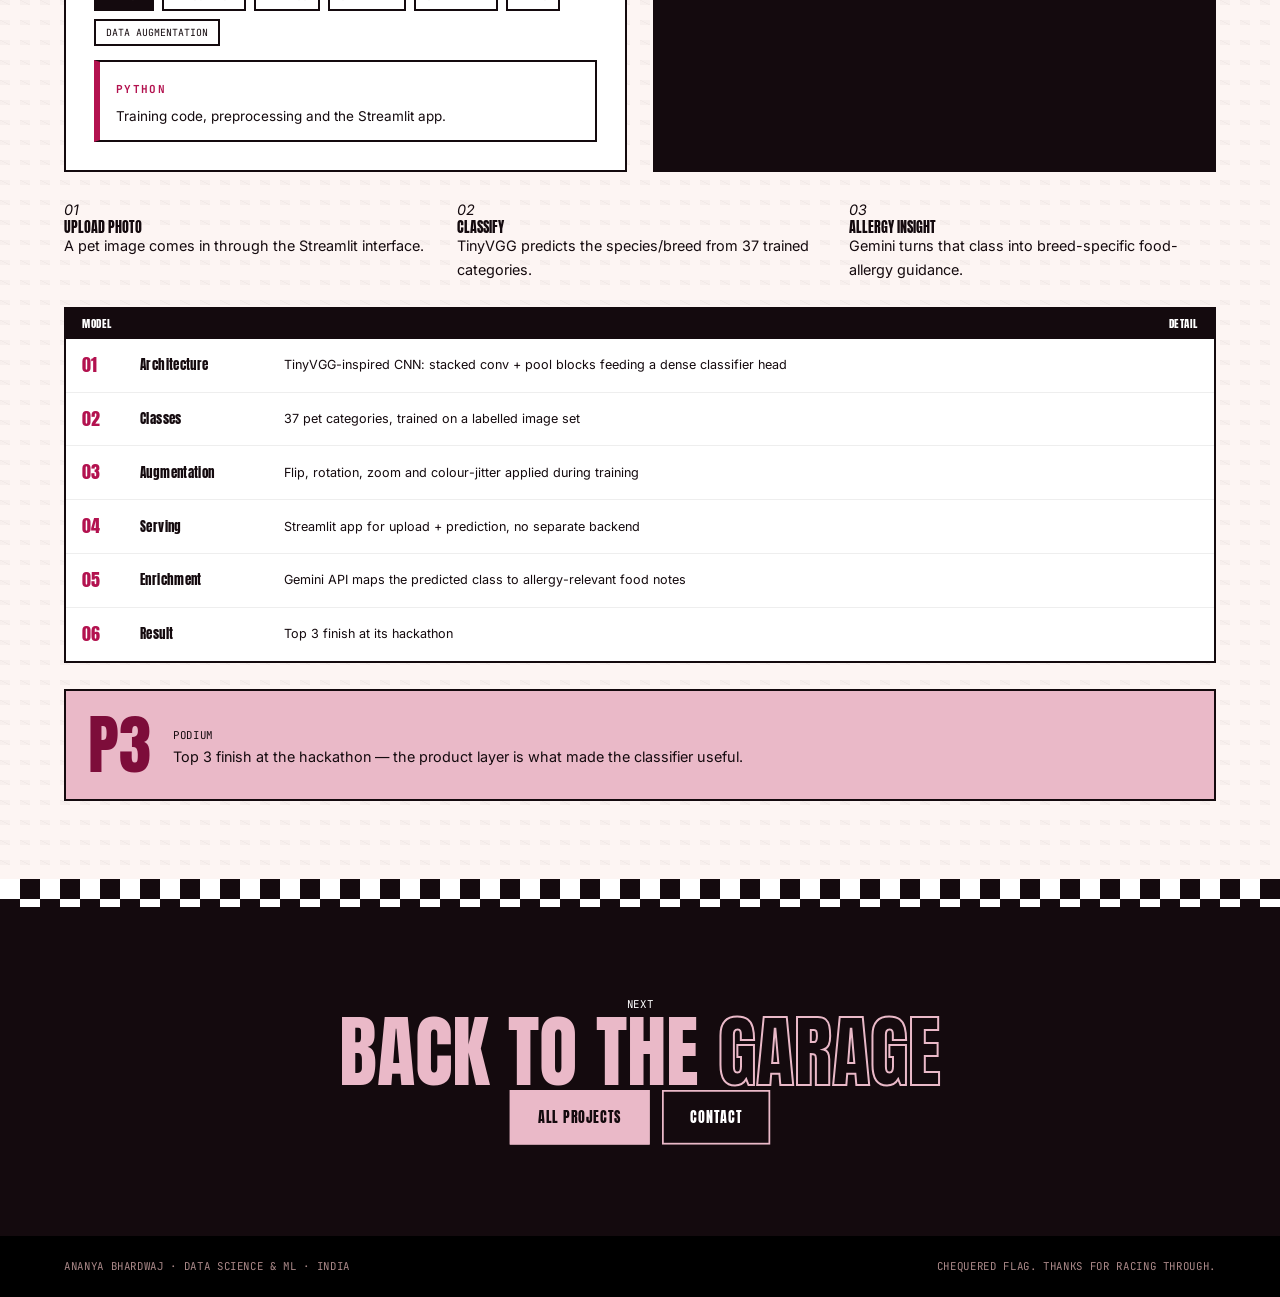
<file: project-animal-allergy.html>
<!doctype html>
<html lang="en">
<head>
<meta charset="utf-8">
<meta name="viewport" content="width=device-width, initial-scale=1">
<title>Animal Allergy Saving System — Ananya Bhardwaj</title>
<meta name="description" content="Case file: Animal Allergy Saving System.">
<link rel="stylesheet" href="style.css">
<link rel="stylesheet" href="f1-upgrade.css">
</head>
<body data-page="project-animal-allergy.html">
<canvas id="trail"></canvas>
<div class="kerb l"></div><div class="kerb r"></div>
<div id="cur"><svg viewBox="0 0 40 64">
<rect x="5" y="2" width="30" height="4" rx="1" fill="#140a0e" stroke="#fff" stroke-width=".8"/>
<rect x="2" y="8" width="6" height="12" rx="2" fill="#140a0e" stroke="#fff" stroke-width=".8"/>
<rect x="32" y="8" width="6" height="12" rx="2" fill="#140a0e" stroke="#fff" stroke-width=".8"/>
<path d="M20 6 L23 18 L22.5 30 L24.5 36 L24.5 50 L15.5 50 L15.5 36 L17.5 30 L17 18 Z" fill="#b3124f" stroke="#fff" stroke-width="1"/>
<circle cx="20" cy="27" r="3.6" fill="none" stroke="#fff" stroke-width="1.3"/>
<path d="M15 33 L10.5 41 L14.5 49 L18 47 L18 35 Z" fill="#140a0e" stroke="#fff" stroke-width=".7"/>
<path d="M25 33 L29.5 41 L25.5 49 L22 47 L22 35 Z" fill="#140a0e" stroke="#fff" stroke-width=".7"/>
<rect x="0" y="40" width="7" height="13" rx="2" fill="#140a0e" stroke="#fff" stroke-width=".8"/>
<rect x="33" y="40" width="7" height="13" rx="2" fill="#140a0e" stroke="#fff" stroke-width=".8"/>
<rect x="11" y="56" width="18" height="4" rx="1" fill="#140a0e" stroke="#fff" stroke-width=".8"/>
</svg><b id="spd">0 KM/H</b></div>
<div class="sl" id="sl"></div>
<div class="rc" id="rc"></div>
<div class="flash" id="flash"></div>
<div class="toast" id="toast"></div>

<nav>
  <b>A.BHARDWAJ</b>
  <div>
    <a class="l" href="index.html">HOME</a>
    <span class="dd"><a class="l" href="projects.html">PROJECTS <i>▾</i></a><span class="dd-menu"><small>THE GARAGE · 5 CASE FILES</small><a class="di" style="--i:0" href="project-f1-race-lab.html"><em>P1</em><b>F1 Race Intelligence Lab</b><u>ML</u></a><a class="di" style="--i:1" href="project-flight-predictor.html"><em>P2</em><b>Flight Price Predictor</b><u>ML</u></a><a class="di" style="--i:2" href="project-animal-allergy.html"><em>P3</em><b>Animal Allergy Saving System</b><u>CV</u></a><a class="di" style="--i:3" href="project-factcheck-ai.html"><em>P4</em><b>FactCheck AI</b><u>NLP</u></a><a class="di" style="--i:4" href="project-the-bench.html"><em>P5</em><b>The Bench · Legal RAG</b><u>RAG</u></a><a class="di all" style="--i:5" href="projects.html">ALL PROJECTS →</a></span></span>
    <span class="dd r"><a class="l" href="contact.html">CONTACT <i>▾</i></a><span class="dd-menu"><small>PIT RADIO · OPEN CHANNELS</small><a class="di" style="--i:0" href="mailto:ananyabhardwaj.tech@gmail.com"><em>✉</em><b>EMAIL</b><u>ananyabhardwaj.tech@gmail.com</u></a><a class="di" style="--i:1" href="https://www.linkedin.com/in/ananyabhardwaj24/" target="_blank" rel="noreferrer"><em>in</em><b>LINKEDIN</b><u>Connect on LinkedIn</u></a><a class="di" style="--i:2" href="https://github.com/ananya24bhardwaj25" target="_blank" rel="noreferrer"><em>&lt;/&gt;</em><b>GITHUB</b><u>See the code</u></a><a class="di" style="--i:3" href="assets/Ananya-Bhardwaj-Resume.pdf" target="_blank"><em>↓</em><b>RESUME</b><u>Open the PDF</u></a><a class="di all" style="--i:4" href="contact.html">CONTACT PAGE →</a></span></span>
    <button id="drs" class="pill m" style="background:var(--mg);border:0">⚡ DRS BOOST</button>
    <a class="pill m" href="contact.html#pit"><i></i>OPEN TO WORK</a>
  </div>
</nav>

<aside class="map" aria-hidden="true">
  <svg viewBox="0 0 400 270">
    <path id="trk" d="M70 190C40 150 60 80 130 70L220 60C280 55 300 100 260 130C230 152 250 190 310 195C360 200 370 240 320 245L120 245C80 245 80 215 70 190Z" fill="none" stroke="#eab9c8" stroke-width="7" pathLength="300"/>
    <path class="tp" style="--o:300;stroke:#140a0e" d="M70 190C40 150 60 80 130 70L220 60C280 55 300 100 260 130C230 152 250 190 310 195C360 200 370 240 320 245L120 245C80 245 80 215 70 190Z" pathLength="300"/>
    <path class="tp" style="--o:200;stroke:#b3124f" d="M70 190C40 150 60 80 130 70L220 60C280 55 300 100 260 130C230 152 250 190 310 195C360 200 370 240 320 245L120 245C80 245 80 215 70 190Z" pathLength="300"/>
    <path class="tp" style="--o:100;stroke:#ff6ba8" d="M70 190C40 150 60 80 130 70L220 60C280 55 300 100 260 130C230 152 250 190 310 195C360 200 370 240 320 245L120 245C80 245 80 215 70 190Z" pathLength="300"/>
    <circle id="dot" r="9" fill="#fff" stroke="#b3124f" stroke-width="4"/>
  </svg>
  <div class="m"><span id="sec">START</span><b id="lap">0:00.000</b></div><div class="m"><span>DELTA</span><b id="dl">-0.000</b></div><div class="m"><span>GEAR</span><b id="gear">1</b></div>
</aside>

<header class="hero page" id="top" data-s="CASE FILE">
  <svg class="hero-track" viewBox="0 0 900 520" preserveAspectRatio="xMaxYMid slice" aria-hidden="true"><path pathLength="1200" d="M60 420C10 330 60 180 200 150L480 90C640 55 720 150 630 230C560 292 630 400 780 410C860 415 880 470 800 478L180 478C100 478 100 450 60 420Z"/></svg>
  <div>
    <div class="lights"><u></u><u></u><u></u><u></u><u></u><span class="m" id="ltxt">CASE 03 · VISION…</span></div>
    <div class="strip"><span class="track-ln"></span><svg class="lcar" viewBox="0 0 120 40" aria-hidden="true"><rect x="10" y="26" width="14" height="4" fill="#140a0e"/><rect x="96" y="26" width="14" height="4" fill="#140a0e"/><path d="M14 24 L30 14 L70 12 L92 18 L104 24 L104 28 L14 28Z" fill="#b3124f" stroke="#140a0e" stroke-width="1.5"/><circle cx="28" cy="30" r="8" fill="#140a0e"/><circle cx="92" cy="30" r="8" fill="#140a0e"/></svg></div>
    <h1 class="d"><span class="a">Animal</span><span class="b">Allergy System</span></h1>
    <div class="role"><b>P3 · COMPUTER VISION</b><i></i></div>
    <p class="sub">Upload a pet photo → the model identifies the animal or breed → the system connects that result with allergy-related food information.</p>
    <div class="btns left" style="margin-top:22px;justify-content:flex-start"><a href="projects.html">BACK TO GARAGE</a><a href="contact.html">DISCUSS A PROJECT</a></div>
  </div>
  <div class="board">
    <h4 class="d m"><span>LIVE TIMING</span><span>P3</span></h4>
    <div class="row"><em>01</em><span>Classes<small>Pet image categories</small></span><b data-n="37">0</b></div>
    <div class="row"><em>02</em><span>Model<small>TinyVGG CNN</small></span><b>VGG</b></div>
    <div class="row"><em>03</em><span>UI<small>Streamlit</small></span><b>WEB</b></div>
    <div class="row"><em>04</em><span>AI layer<small>Gemini API</small></span><b>GEM</b></div>
    <div class="row"><em>05</em><span>Augmentation<small>Flip, rotate, zoom, color-jitter</small></span><b>ON</b></div>
    <div class="row"><em>06</em><span>Framework<small>TensorFlow / Keras</small></span><b>TF</b></div>
    <div class="row"><em>07</em><span>Result<small>Hackathon standing</small></span><b>TOP 3</b></div>
  </div>
</header>

<section data-s="CASE FILE">
  <div class="sh rv"><b>P3</b><div><small class="m">THE RUN</small><h2 class="d">Classifier to insight</h2><p class="radio"><i>RADIO</i>The important bit is the bridge from model output to a recommendation a person can use.</p></div></div>
  <div class="g2">
    <div class="card rv">
      <span class="m">SESSION NOTES</span>
      <h3 class="d">What shipped</h3>
      <p>Created a CNN using a TinyVGG architecture to classify pet images into 37 categories, added data augmentation and deployed through Streamlit.</p>
      <ul class="list">
        <li>37-category image-classification target</li>
        <li>TinyVGG-inspired convolutional architecture</li>
        <li>Data augmentation to strengthen image learning</li>
        <li>Gemini API for breed-specific pet-food allergy insights</li>
        <li>Preprocessing: resize + normalize, class-balanced sampling across the 37 categories</li>
        <li>Augmentation: random flip, rotation, zoom and colour-jitter to reduce overfitting</li>
        <li>Output: predicted species/breed passed to Gemini for allergy-relevant food guidance</li>
      </ul>
      <div class="chips"><span class="chip">PYTHON</span><span class="chip">TENSORFLOW</span><span class="chip">TINYVGG</span><span class="chip">STREAMLIT</span><span class="chip">GEMINI API</span><span class="chip">KERAS</span><span class="chip">DATA AUGMENTATION</span></div>
    </div>
    <div class="demo rv">
      <h4><span>FRONT-END DEMO</span><span class="m">SAMPLE SCAN</span></h4>
      <label>Select a sample input</label>
      <select id="petType">
        <option>Sample Pet Image A</option>
        <option>Sample Pet Image B</option>
        <option>Sample Pet Image C</option>
      </select>
      <div class="out"><b id="petResult">CLASS 12</b><p id="petText">Confidence 94% · recommendation layer ready for Gemini enrichment.</p>
        <div class="st"><span>CLASSES</span><span>37</span></div>
        <div class="st"><span>AUGMENTATION</span><span>ON</span></div>
        <div class="st"><span>STREAMLIT</span><span>READY</span></div>
      </div>
    </div>
  </div>

  <div class="g3 rv" style="margin-top:26px">
    <div class="flow-step"><em>01</em><h4 class="d">Upload photo</h4><p>A pet image comes in through the Streamlit interface.</p></div>
    <div class="flow-step"><em>02</em><h4 class="d">Classify</h4><p>TinyVGG predicts the species/breed from 37 trained categories.</p></div>
    <div class="flow-step"><em>03</em><h4 class="d">Allergy insight</h4><p>Gemini turns that class into breed-specific food-allergy guidance.</p></div>
  </div>

  <div class="gloss rv" style="margin-top:26px">
    <h4 class="d m"><span>MODEL</span><span>DETAIL</span></h4>
    <div class="gitem"><em>01</em><b>Architecture</b><span>TinyVGG-inspired CNN: stacked conv + pool blocks feeding a dense classifier head</span></div>
    <div class="gitem"><em>02</em><b>Classes</b><span>37 pet categories, trained on a labelled image set</span></div>
    <div class="gitem"><em>03</em><b>Augmentation</b><span>Flip, rotation, zoom and colour-jitter applied during training</span></div>
    <div class="gitem"><em>04</em><b>Serving</b><span>Streamlit app for upload + prediction, no separate backend</span></div>
    <div class="gitem"><em>05</em><b>Enrichment</b><span>Gemini API maps the predicted class to allergy-relevant food notes</span></div>
    <div class="gitem"><em>06</em><b>Result</b><span>Top 3 finish at its hackathon</span></div>
  </div>

  <div class="podium rv"><b>P3</b><div><span class="m">PODIUM</span><p>Top 3 finish at the hackathon — the product layer is what made the classifier useful.</p></div></div>
</section>

<div class="chk"></div>
<section class="stop" data-s="PIT STOP">
  <div class="rv"><small class="m">NEXT</small>
  <h2 class="d">Back to the <em>garage</em></h2>
  <div class="btns"><a href="projects.html">ALL PROJECTS</a><a href="contact.html">CONTACT</a></div></div>
</section>
<footer class="m"><span>ANANYA BHARDWAJ · DATA SCIENCE &amp; ML · INDIA</span><span>CHEQUERED FLAG. THANKS FOR RACING THROUGH.</span></footer>
<script src="main.js"></script>
<script src="f1-upgrade.js"></script>
</body>
</html>
</file>
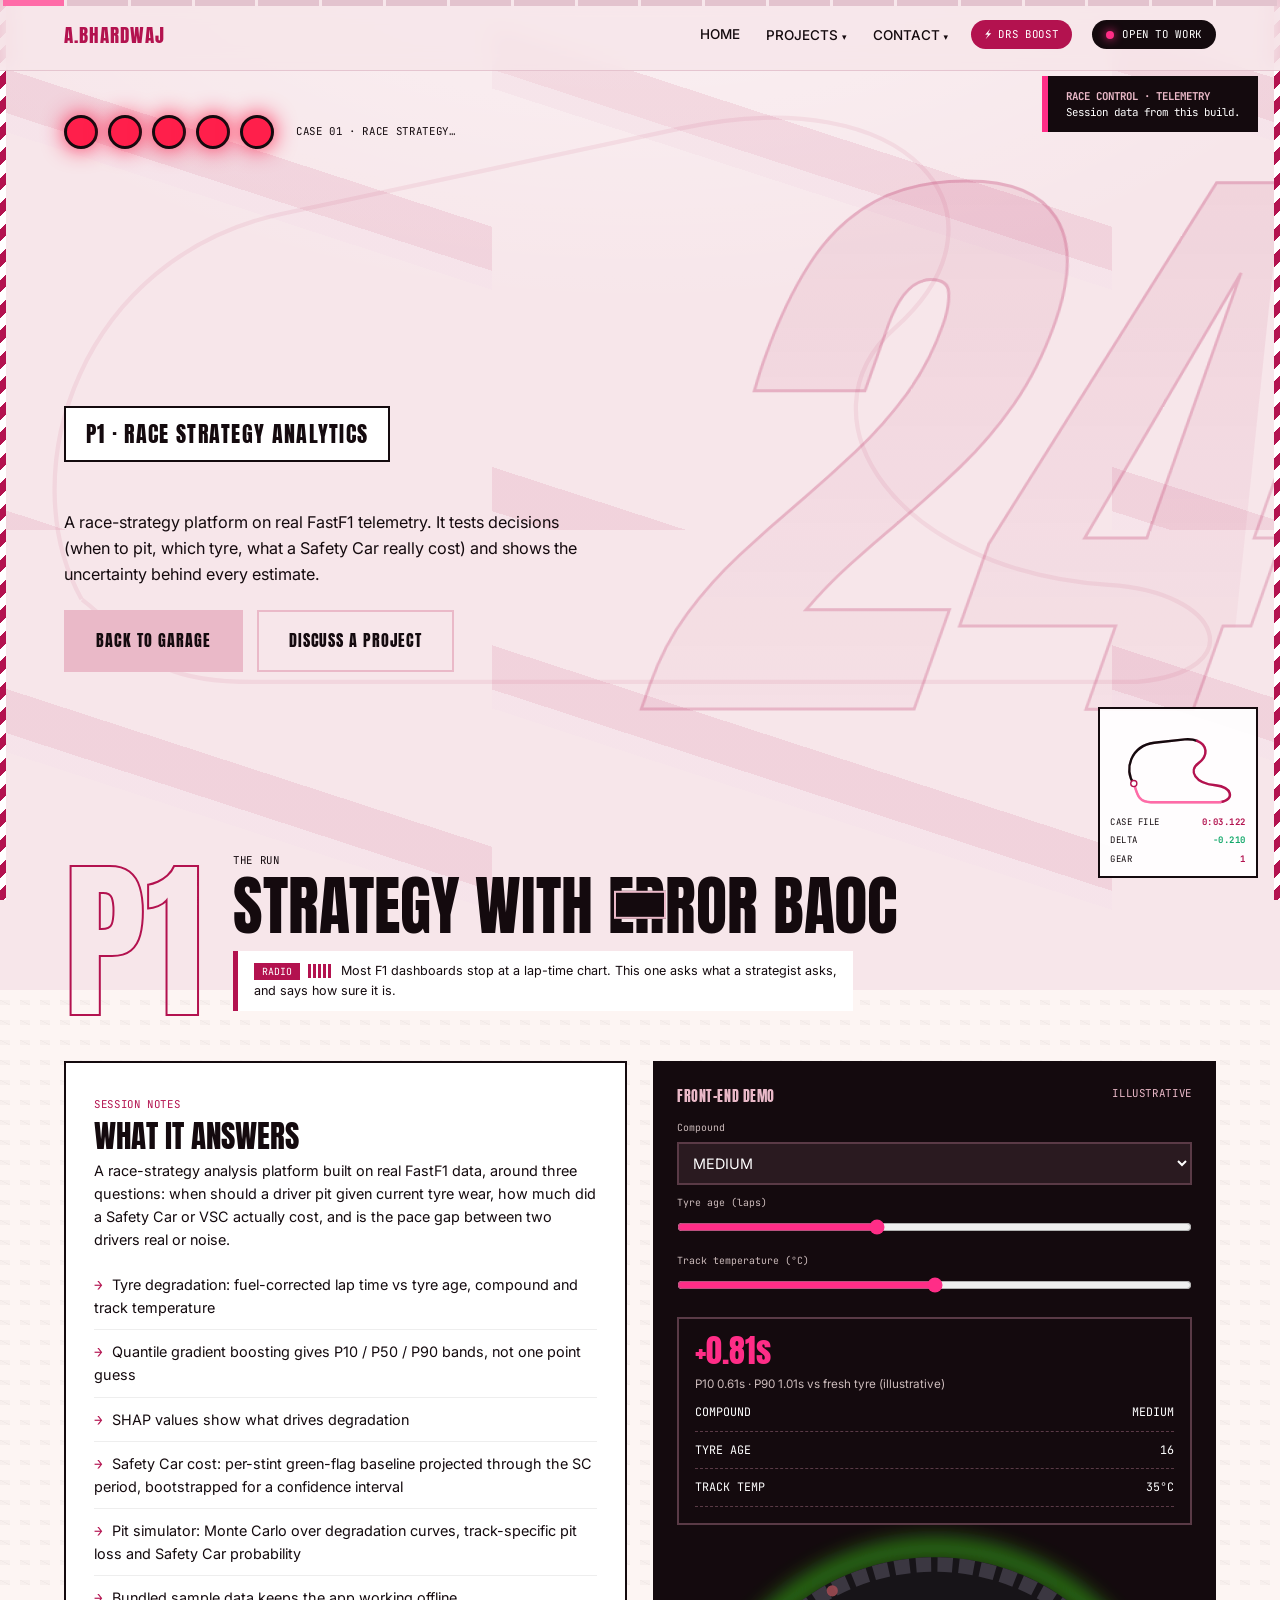
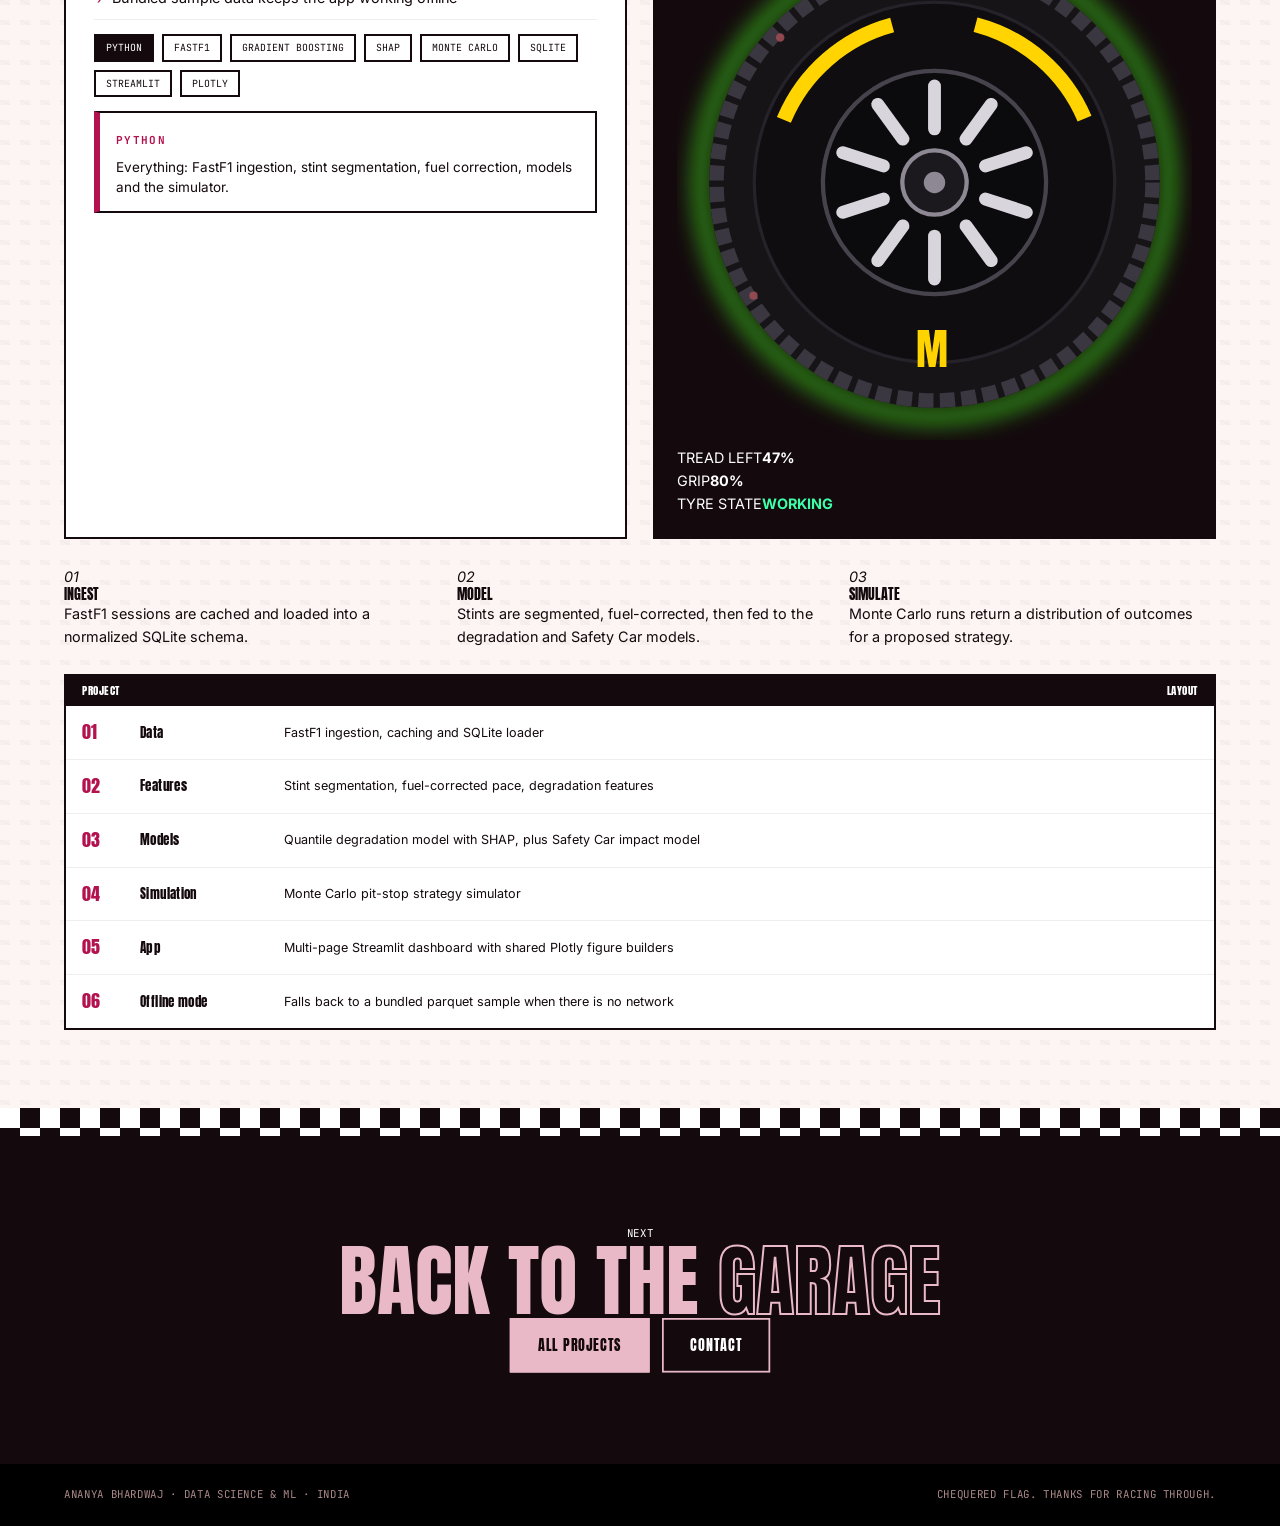
<file: project-f1-race-lab.html>
<!doctype html>
<html lang="en">
<head>
<meta charset="utf-8">
<meta name="viewport" content="width=device-width, initial-scale=1">
<title>F1 Race Intelligence Lab — Ananya Bhardwaj</title>
<meta name="description" content="Case file: F1 Race Intelligence Lab.">
<link rel="stylesheet" href="style.css">
<link rel="stylesheet" href="f1-upgrade.css">
</head>
<body data-page="project-f1-race-lab.html">
<canvas id="trail"></canvas>
<div class="kerb l"></div><div class="kerb r"></div>
<div id="cur"><svg viewBox="0 0 40 64">
<rect x="5" y="2" width="30" height="4" rx="1" fill="#140a0e" stroke="#fff" stroke-width=".8"/>
<rect x="2" y="8" width="6" height="12" rx="2" fill="#140a0e" stroke="#fff" stroke-width=".8"/>
<rect x="32" y="8" width="6" height="12" rx="2" fill="#140a0e" stroke="#fff" stroke-width=".8"/>
<path d="M20 6 L23 18 L22.5 30 L24.5 36 L24.5 50 L15.5 50 L15.5 36 L17.5 30 L17 18 Z" fill="#b3124f" stroke="#fff" stroke-width="1"/>
<circle cx="20" cy="27" r="3.6" fill="none" stroke="#fff" stroke-width="1.3"/>
<path d="M15 33 L10.5 41 L14.5 49 L18 47 L18 35 Z" fill="#140a0e" stroke="#fff" stroke-width=".7"/>
<path d="M25 33 L29.5 41 L25.5 49 L22 47 L22 35 Z" fill="#140a0e" stroke="#fff" stroke-width=".7"/>
<rect x="0" y="40" width="7" height="13" rx="2" fill="#140a0e" stroke="#fff" stroke-width=".8"/>
<rect x="33" y="40" width="7" height="13" rx="2" fill="#140a0e" stroke="#fff" stroke-width=".8"/>
<rect x="11" y="56" width="18" height="4" rx="1" fill="#140a0e" stroke="#fff" stroke-width=".8"/>
</svg><b id="spd">0 KM/H</b></div>
<div class="sl" id="sl"></div>
<div class="rc" id="rc"></div>
<div class="flash" id="flash"></div>
<div class="toast" id="toast"></div>

<nav>
  <b>A.BHARDWAJ</b>
  <div>
    <a class="l" href="index.html">HOME</a>
    <span class="dd"><a class="l" href="projects.html">PROJECTS <i>▾</i></a><span class="dd-menu"><small>THE GARAGE · 5 CASE FILES</small><a class="di" style="--i:0" href="project-f1-race-lab.html"><em>P1</em><b>F1 Race Intelligence Lab</b><u>ML</u></a><a class="di" style="--i:1" href="project-flight-predictor.html"><em>P2</em><b>Flight Price Predictor</b><u>ML</u></a><a class="di" style="--i:2" href="project-animal-allergy.html"><em>P3</em><b>Animal Allergy Saving System</b><u>CV</u></a><a class="di" style="--i:3" href="project-factcheck-ai.html"><em>P4</em><b>FactCheck AI</b><u>NLP</u></a><a class="di" style="--i:4" href="project-the-bench.html"><em>P5</em><b>The Bench · Legal RAG</b><u>RAG</u></a><a class="di all" style="--i:5" href="projects.html">ALL PROJECTS →</a></span></span>
    <span class="dd r"><a class="l" href="contact.html">CONTACT <i>▾</i></a><span class="dd-menu"><small>PIT RADIO · OPEN CHANNELS</small><a class="di" style="--i:0" href="mailto:ananyabhardwaj.tech@gmail.com"><em>✉</em><b>EMAIL</b><u>ananyabhardwaj.tech@gmail.com</u></a><a class="di" style="--i:1" href="https://www.linkedin.com/in/ananyabhardwaj24/" target="_blank" rel="noreferrer"><em>in</em><b>LINKEDIN</b><u>Connect on LinkedIn</u></a><a class="di" style="--i:2" href="https://github.com/ananya24bhardwaj25" target="_blank" rel="noreferrer"><em>&lt;/&gt;</em><b>GITHUB</b><u>See the code</u></a><a class="di" style="--i:3" href="assets/Ananya-Bhardwaj-Resume.pdf" target="_blank"><em>↓</em><b>RESUME</b><u>Open the PDF</u></a><a class="di all" style="--i:4" href="contact.html">CONTACT PAGE →</a></span></span>
    <button id="drs" class="pill m" style="background:var(--mg);border:0">⚡ DRS BOOST</button>
    <a class="pill m" href="contact.html#pit"><i></i>OPEN TO WORK</a>
  </div>
</nav>

<aside class="map" aria-hidden="true">
  <svg viewBox="0 0 400 270">
    <path id="trk" d="M70 190C40 150 60 80 130 70L220 60C280 55 300 100 260 130C230 152 250 190 310 195C360 200 370 240 320 245L120 245C80 245 80 215 70 190Z" fill="none" stroke="#eab9c8" stroke-width="7" pathLength="300"/>
    <path class="tp" style="--o:300;stroke:#140a0e" d="M70 190C40 150 60 80 130 70L220 60C280 55 300 100 260 130C230 152 250 190 310 195C360 200 370 240 320 245L120 245C80 245 80 215 70 190Z" pathLength="300"/>
    <path class="tp" style="--o:200;stroke:#b3124f" d="M70 190C40 150 60 80 130 70L220 60C280 55 300 100 260 130C230 152 250 190 310 195C360 200 370 240 320 245L120 245C80 245 80 215 70 190Z" pathLength="300"/>
    <path class="tp" style="--o:100;stroke:#ff6ba8" d="M70 190C40 150 60 80 130 70L220 60C280 55 300 100 260 130C230 152 250 190 310 195C360 200 370 240 320 245L120 245C80 245 80 215 70 190Z" pathLength="300"/>
    <circle id="dot" r="9" fill="#fff" stroke="#b3124f" stroke-width="4"/>
  </svg>
  <div class="m"><span id="sec">START</span><b id="lap">0:00.000</b></div><div class="m"><span>DELTA</span><b id="dl">-0.000</b></div><div class="m"><span>GEAR</span><b id="gear">1</b></div>
</aside>

<header class="hero page" id="top" data-s="CASE FILE">
  <svg class="hero-track" viewBox="0 0 900 520" preserveAspectRatio="xMaxYMid slice" aria-hidden="true"><path pathLength="1200" d="M60 420C10 330 60 180 200 150L480 90C640 55 720 150 630 230C560 292 630 400 780 410C860 415 880 470 800 478L180 478C100 478 100 450 60 420Z"/></svg>
  <div>
    <div class="lights"><u></u><u></u><u></u><u></u><u></u><span class="m" id="ltxt">CASE 01 · RACE STRATEGY…</span></div>
    <div class="strip"><span class="track-ln"></span><svg class="lcar" viewBox="0 0 120 40" aria-hidden="true"><rect x="10" y="26" width="14" height="4" fill="#140a0e"/><rect x="96" y="26" width="14" height="4" fill="#140a0e"/><path d="M14 24 L30 14 L70 12 L92 18 L104 24 L104 28 L14 28Z" fill="#b3124f" stroke="#140a0e" stroke-width="1.5"/><circle cx="28" cy="30" r="8" fill="#140a0e"/><circle cx="92" cy="30" r="8" fill="#140a0e"/></svg></div>
    <h1 class="d"><span class="a">F1 Race</span><span class="b">Intelligence Lab</span></h1>
    <div class="role"><b>P1 · RACE STRATEGY ANALYTICS</b><i></i></div>
    <p class="sub">A race-strategy platform on real FastF1 telemetry. It tests decisions (when to pit, which tyre, what a Safety Car really cost) and shows the uncertainty behind every estimate.</p>
    <div class="btns left" style="margin-top:22px;justify-content:flex-start"><a href="projects.html">BACK TO GARAGE</a><a href="contact.html">DISCUSS A PROJECT</a></div>
  </div>
  <div class="board">
    <h4 class="d m"><span>LIVE TIMING</span><span>P1</span></h4>
    <div class="row"><em>01</em><span>Data<small>FastF1 telemetry + SQLite</small></span><b>F1</b></div>
    <div class="row"><em>02</em><span>Degradation<small>Quantile gradient boosting</small></span><b>P10/50/90</b></div>
    <div class="row"><em>03</em><span>Explainability<small>SHAP values</small></span><b>SHAP</b></div>
    <div class="row"><em>04</em><span>Safety Car cost<small>Counterfactual + bootstrap CI</small></span><b>CI</b></div>
    <div class="row"><em>05</em><span>Strategy<small>Monte Carlo pit simulator</small></span><b>MC</b></div>
    <div class="row"><em>06</em><span>UI<small>Streamlit + Plotly</small></span><b>WEB</b></div>
    <div class="row"><em>07</em><span>Status<small>Under active development</small></span><b>WIP</b></div>
  </div>
</header>

<section data-s="CASE FILE">
  <div class="sh rv"><b>P1</b><div><small class="m">THE RUN</small><h2 class="d">Strategy with error bars</h2><p class="radio"><i>RADIO</i>Most F1 dashboards stop at a lap-time chart. This one asks what a strategist asks, and says how sure it is.</p></div></div>
  <div class="g2">
    <div class="card rv">
      <span class="m">SESSION NOTES</span>
      <h3 class="d">What it answers</h3>
      <p>A race-strategy analysis platform built on real FastF1 data, around three questions: when should a driver pit given current tyre wear, how much did a Safety Car or VSC actually cost, and is the pace gap between two drivers real or noise.</p>
      <ul class="list">
        <li>Tyre degradation: fuel-corrected lap time vs tyre age, compound and track temperature</li>
        <li>Quantile gradient boosting gives P10 / P50 / P90 bands, not one point guess</li>
        <li>SHAP values show what drives degradation</li>
        <li>Safety Car cost: per-stint green-flag baseline projected through the SC period, bootstrapped for a confidence interval</li>
        <li>Pit simulator: Monte Carlo over degradation curves, track-specific pit loss and Safety Car probability</li>
        <li>Bundled sample data keeps the app working offline</li>
      </ul>
      <div class="chips"><span class="chip">PYTHON</span><span class="chip">FASTF1</span><span class="chip">GRADIENT BOOSTING</span><span class="chip">SHAP</span><span class="chip">MONTE CARLO</span><span class="chip">SQLITE</span><span class="chip">STREAMLIT</span><span class="chip">PLOTLY</span></div>
    </div>
    <div class="demo rv">
      <h4><span>FRONT-END DEMO</span><span class="m">ILLUSTRATIVE</span></h4>
      <label>Compound</label><select id="rcomp"><option value="1.6">SOFT</option><option value="1" selected>MEDIUM</option><option value="0.6">HARD</option></select>
      <label>Tyre age (laps)</label><input id="rage" type="range" min="1" max="40" value="16">
      <label>Track temperature (°C)</label><input id="rtemp" type="range" min="15" max="55" value="35">
      <div class="out"><b id="rOut">+0.00s</b><p id="rBand">Illustrative UI only. This is not the trained model.</p>
        <div class="st"><span>COMPOUND</span><span id="cOut">MEDIUM</span></div>
        <div class="st"><span>TYRE AGE</span><span id="aOut">16</span></div>
        <div class="st"><span>TRACK TEMP</span><span id="tOut">35°C</span></div>
      </div>
      <div class="tyre-box" aria-hidden="true">
        <svg id="tyre" viewBox="0 0 240 240">
          <defs><filter id="tg" x="-20%" y="-20%" width="140%" height="140%"><feGaussianBlur stdDeviation="5"/></filter></defs>
          <circle id="tyHeat" cx="120" cy="120" r="109" fill="none" stroke-width="7" filter="url(#tg)"/>
          <circle cx="120" cy="120" r="105" fill="#171418"/>
          <circle id="tyTread" cx="120" cy="120" r="99" fill="none" stroke="#3b3741" stroke-width="12" stroke-dasharray="7 3"/>
          <g id="tyGrain"></g>
          <circle cx="120" cy="120" r="84" fill="#0f0d10" stroke="#26222a" stroke-width="1.5"/>
          <circle class="tyStripe" cx="120" cy="120" r="76" fill="none" stroke-width="7" stroke-linecap="butt" pathLength="360" stroke-dasharray="52 308" transform="rotate(203 120 120)"/>
          <circle class="tyStripe" cx="120" cy="120" r="76" fill="none" stroke-width="7" pathLength="360" stroke-dasharray="52 308" transform="rotate(285 120 120)"/>
          <text id="tyLetter" x="120" y="206" text-anchor="middle" font-family="Anton,Impact,sans-serif" font-size="20" letter-spacing="2">M</text>
          <g id="tySpin">
            <circle cx="120" cy="120" r="52" fill="#0b0a0c" stroke="#47434d" stroke-width="2"/>
            <g fill="#d9d5dc"><rect x="117" y="72" width="6" height="26" rx="3"/><rect x="117" y="72" width="6" height="26" rx="3" transform="rotate(36 120 120)"/><rect x="117" y="72" width="6" height="26" rx="3" transform="rotate(72 120 120)"/><rect x="117" y="72" width="6" height="26" rx="3" transform="rotate(108 120 120)"/><rect x="117" y="72" width="6" height="26" rx="3" transform="rotate(144 120 120)"/><rect x="117" y="72" width="6" height="26" rx="3" transform="rotate(180 120 120)"/><rect x="117" y="72" width="6" height="26" rx="3" transform="rotate(216 120 120)"/><rect x="117" y="72" width="6" height="26" rx="3" transform="rotate(252 120 120)"/><rect x="117" y="72" width="6" height="26" rx="3" transform="rotate(288 120 120)"/><rect x="117" y="72" width="6" height="26" rx="3" transform="rotate(324 120 120)"/></g>
            <circle cx="120" cy="120" r="15" fill="#1b191d" stroke="#8d8893" stroke-width="2"/><circle cx="120" cy="120" r="5" fill="#8d8893"/>
          </g>
        </svg>
        <div class="tyre-read">
          <div><span>TREAD LEFT</span><b id="tyTreadV">100%</b><i><u id="tyBar"></u></i></div>
          <div><span>GRIP</span><b id="tyGrip">100%</b></div>
          <div><span>TYRE STATE</span><b id="tyState">FRESH</b></div>
        </div>
      </div>
    </div>
  </div>

  <div class="g3 rv" style="margin-top:26px">
    <div class="flow-step"><em>01</em><h4 class="d">Ingest</h4><p>FastF1 sessions are cached and loaded into a normalized SQLite schema.</p></div>
    <div class="flow-step"><em>02</em><h4 class="d">Model</h4><p>Stints are segmented, fuel-corrected, then fed to the degradation and Safety Car models.</p></div>
    <div class="flow-step"><em>03</em><h4 class="d">Simulate</h4><p>Monte Carlo runs return a distribution of outcomes for a proposed strategy.</p></div>
  </div>

  <div class="gloss rv" style="margin-top:26px">
    <h4 class="d m"><span>PROJECT</span><span>LAYOUT</span></h4>
    <div class="gitem"><em>01</em><b>Data</b><span>FastF1 ingestion, caching and SQLite loader</span></div>
    <div class="gitem"><em>02</em><b>Features</b><span>Stint segmentation, fuel-corrected pace, degradation features</span></div>
    <div class="gitem"><em>03</em><b>Models</b><span>Quantile degradation model with SHAP, plus Safety Car impact model</span></div>
    <div class="gitem"><em>04</em><b>Simulation</b><span>Monte Carlo pit-stop strategy simulator</span></div>
    <div class="gitem"><em>05</em><b>App</b><span>Multi-page Streamlit dashboard with shared Plotly figure builders</span></div>
    <div class="gitem"><em>06</em><b>Offline mode</b><span>Falls back to a bundled parquet sample when there is no network</span></div>
  </div>
</section>

<div class="chk"></div>
<section class="stop" data-s="PIT STOP">
  <div class="rv"><small class="m">NEXT</small>
  <h2 class="d">Back to the <em>garage</em></h2>
  <div class="btns"><a href="projects.html">ALL PROJECTS</a><a href="contact.html">CONTACT</a></div></div>
</section>
<footer class="m"><span>ANANYA BHARDWAJ · DATA SCIENCE &amp; ML · INDIA</span><span>CHEQUERED FLAG. THANKS FOR RACING THROUGH.</span></footer>
<script src="main.js"></script>
<script src="f1-upgrade.js"></script>
<script>
(()=>{const q=i=>document.getElementById(i),n=["HARD","MEDIUM","SOFT"],f=()=>{const k=+q('rcomp').value,a=+q('rage').value,t=+q('rtemp').value,r=.045*k*(1+.025*(t-30)),p=r*a,sp=.05*Math.sqrt(a)*k;
q('rOut').textContent='+'+p.toFixed(2)+'s';q('rBand').textContent='P10 '+Math.max(0,p-sp).toFixed(2)+'s · P90 '+(p+sp).toFixed(2)+'s vs fresh tyre (illustrative)';
q('cOut').textContent=n[[.6,1,1.6].indexOf(k)];q('aOut').textContent=a;q('tOut').textContent=t+'°C'};
['rcomp','rage','rtemp'].forEach(i=>q(i).addEventListener('input',f));f()})();
</script>

<script>
(()=>{const q=i=>document.getElementById(i),C={'1.6':['#e10600','S',18],'1':['#ffd400','M',30],'0.6':['#f2f2f2','H',42]};
const gr=q('tyGrain');for(let i=0;i<26;i++){const a=Math.random()*6.283,c=document.createElementNS('http://www.w3.org/2000/svg','circle');c.setAttribute('cx',120+Math.cos(a)*(96+Math.random()*6));c.setAttribute('cy',120+Math.sin(a)*(96+Math.random()*6));c.setAttribute('r',1+Math.random()*1.8);c.setAttribute('fill','#9c4a52');c.dataset.t=Math.random();gr.append(c)}
const u=()=>{const k=q('rcomp').value,age=+q('rage').value,t=+q('rtemp').value,[col,l,life]=C[k],w=Math.min(1,age/life),hot=Math.max(0,Math.min(1,(t-15)/40));
 const tw=12*(1-w)+1.2;q('tyTread').setAttribute('stroke-width',tw.toFixed(2));q('tyTread').setAttribute('r',(105-tw/2).toFixed(2));
 document.querySelectorAll('.tyStripe').forEach(e=>e.setAttribute('stroke',col));q('tyLetter').setAttribute('fill',col);q('tyLetter').textContent=l;
 q('tyHeat').setAttribute('stroke','hsl('+(212-hot*204)+' 95% 55%)');q('tyHeat').style.opacity=.25+hot*.75;
 [...gr.children].forEach(c=>c.style.opacity=(+c.dataset.t<w-.35)?.9:0);
 q('tySpin').style.animationDuration=(.5+w*2.2).toFixed(2)+'s';
 const grip=Math.round(100-w*38-(w>.85?(w-.85)*180:0)-Math.abs(hot-.5)*16);
 q('tyTreadV').textContent=Math.round((1-w)*100)+'%';q('tyBar').style.width=Math.round((1-w)*100)+'%';
 q('tyGrip').textContent=Math.max(5,grip)+'%';
 q('tyState').textContent=w>.9?'CLIFF':w>.6?'WORN':w>.25?'WORKING':'FRESH';q('tyState').style.color=w>.9?'#ff4d4d':w>.6?'#ffb347':'#3dffa8'};
['rcomp','rage','rtemp'].forEach(i=>q(i).addEventListener('input',u));u()})();
</script>
</body>
</html>
</file>
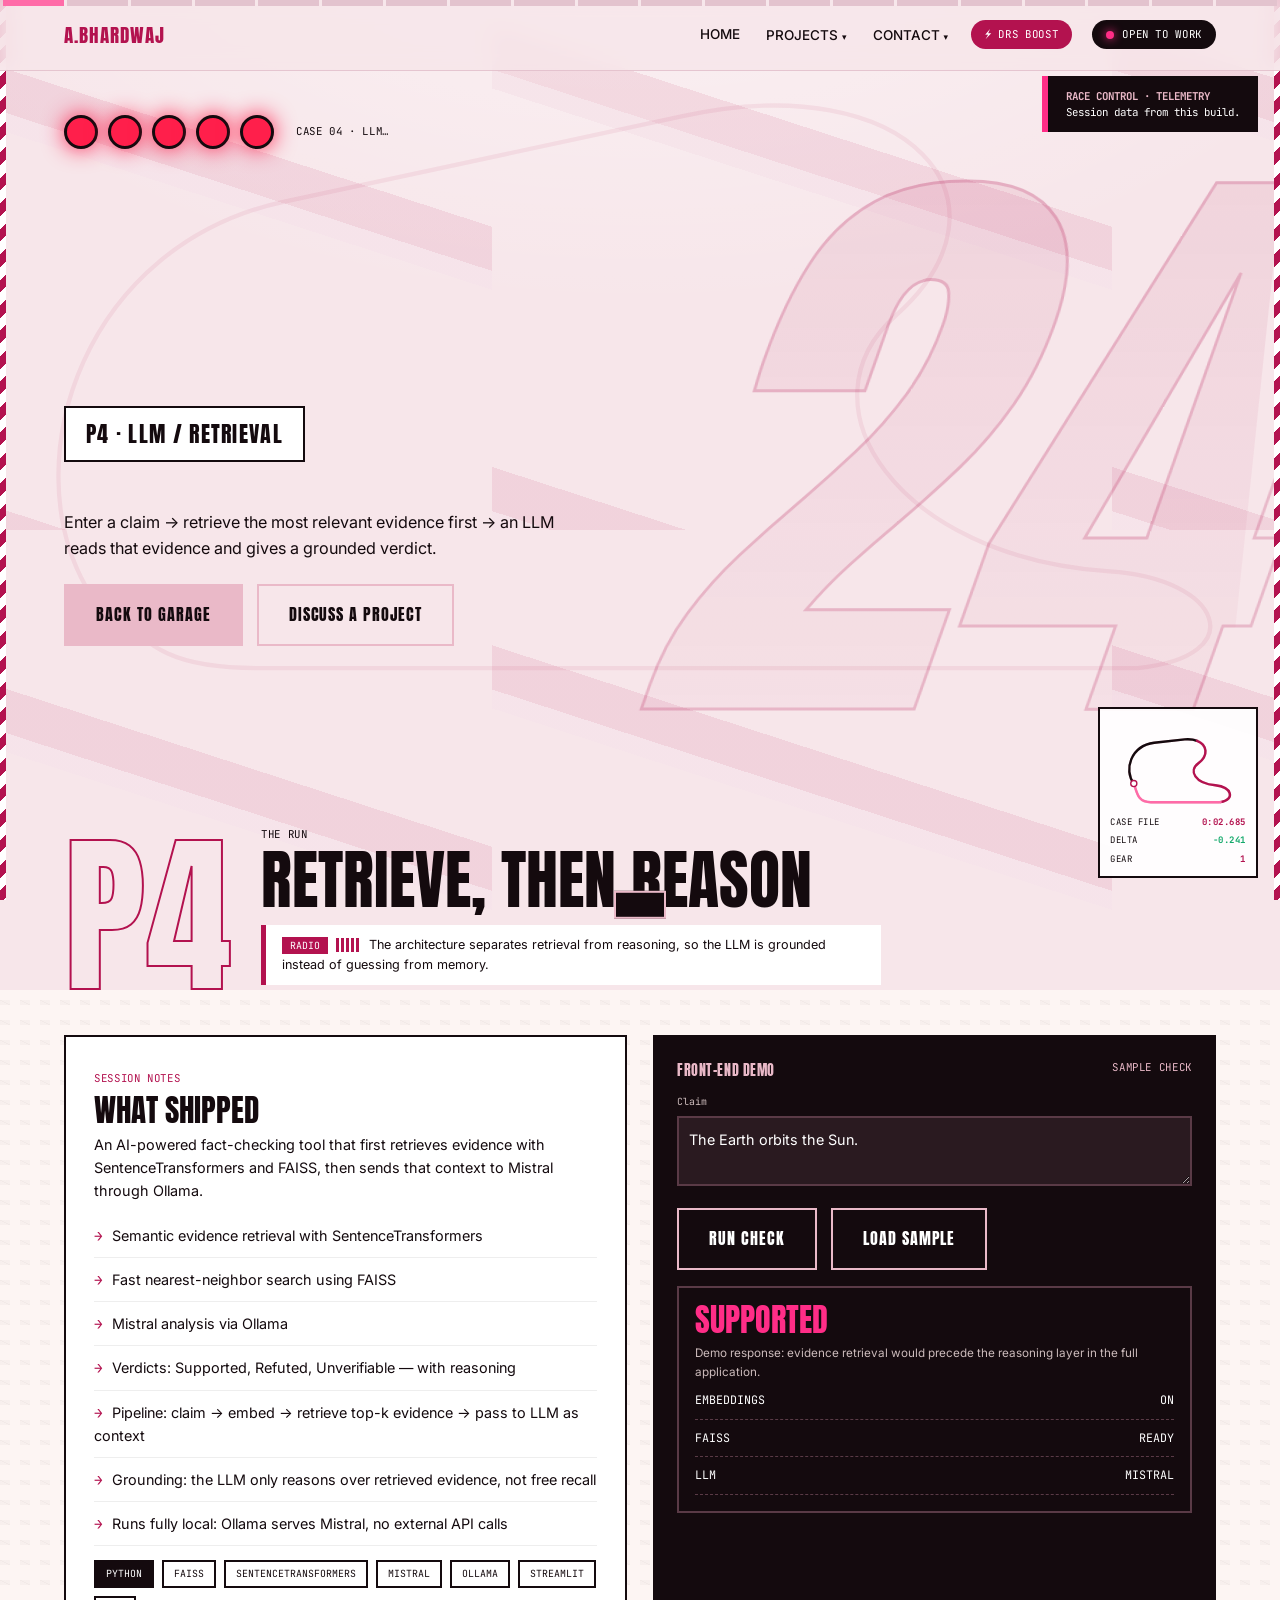
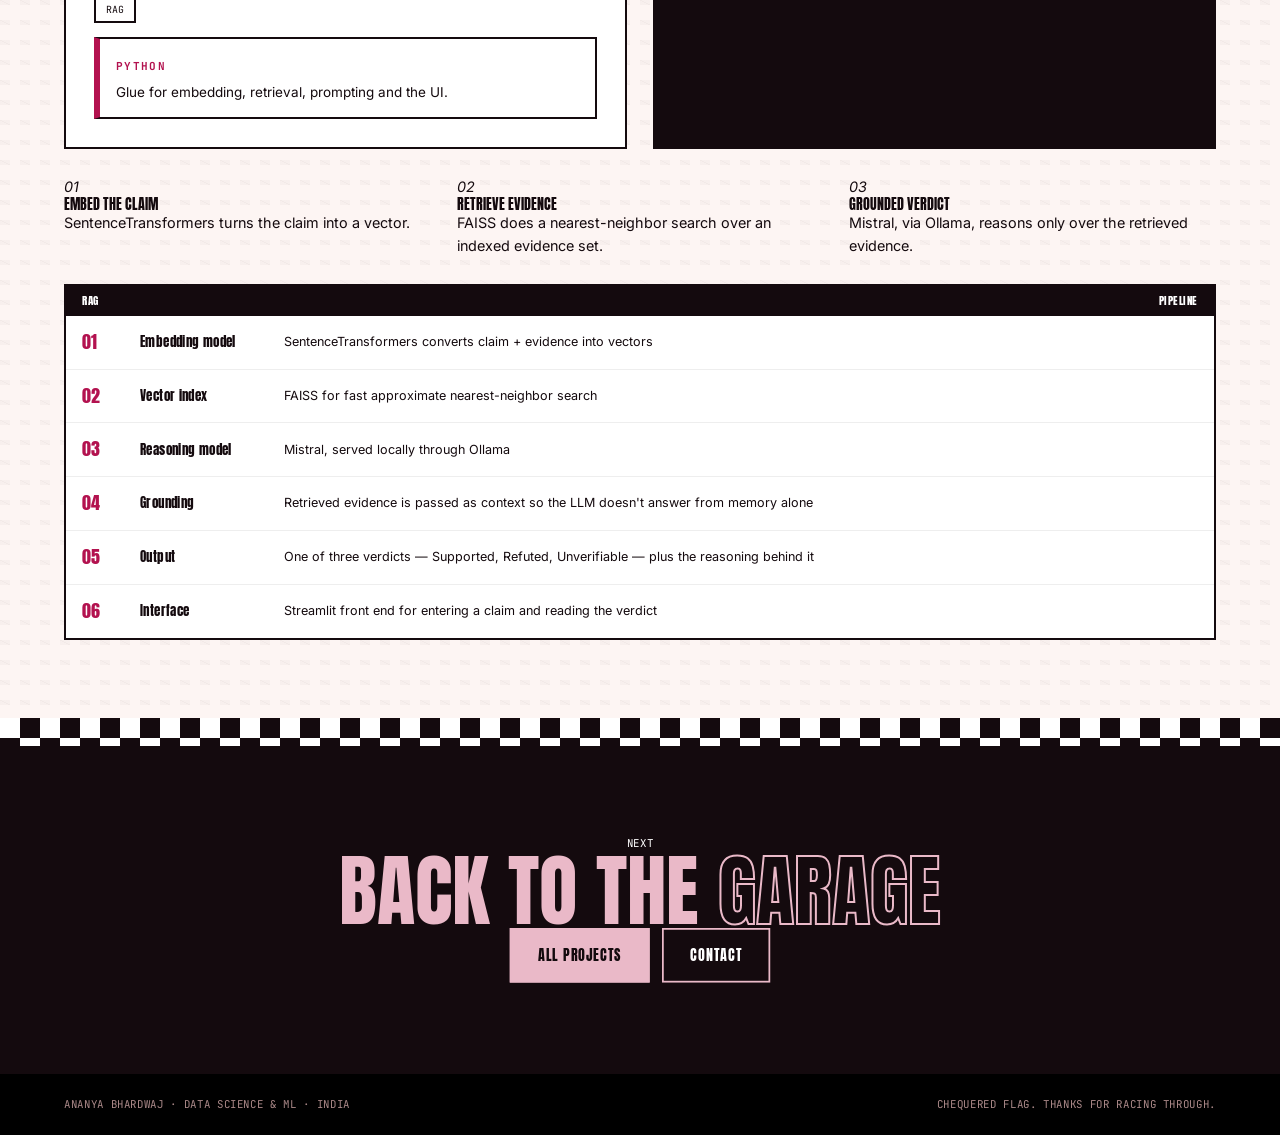
<file: project-factcheck-ai.html>
<!doctype html>
<html lang="en">
<head>
<meta charset="utf-8">
<meta name="viewport" content="width=device-width, initial-scale=1">
<title>FactCheck AI — Ananya Bhardwaj</title>
<meta name="description" content="Case file: FactCheck AI.">
<link rel="stylesheet" href="style.css">
<link rel="stylesheet" href="f1-upgrade.css">
</head>
<body data-page="project-factcheck-ai.html">
<canvas id="trail"></canvas>
<div class="kerb l"></div><div class="kerb r"></div>
<div id="cur"><svg viewBox="0 0 40 64">
<rect x="5" y="2" width="30" height="4" rx="1" fill="#140a0e" stroke="#fff" stroke-width=".8"/>
<rect x="2" y="8" width="6" height="12" rx="2" fill="#140a0e" stroke="#fff" stroke-width=".8"/>
<rect x="32" y="8" width="6" height="12" rx="2" fill="#140a0e" stroke="#fff" stroke-width=".8"/>
<path d="M20 6 L23 18 L22.5 30 L24.5 36 L24.5 50 L15.5 50 L15.5 36 L17.5 30 L17 18 Z" fill="#b3124f" stroke="#fff" stroke-width="1"/>
<circle cx="20" cy="27" r="3.6" fill="none" stroke="#fff" stroke-width="1.3"/>
<path d="M15 33 L10.5 41 L14.5 49 L18 47 L18 35 Z" fill="#140a0e" stroke="#fff" stroke-width=".7"/>
<path d="M25 33 L29.5 41 L25.5 49 L22 47 L22 35 Z" fill="#140a0e" stroke="#fff" stroke-width=".7"/>
<rect x="0" y="40" width="7" height="13" rx="2" fill="#140a0e" stroke="#fff" stroke-width=".8"/>
<rect x="33" y="40" width="7" height="13" rx="2" fill="#140a0e" stroke="#fff" stroke-width=".8"/>
<rect x="11" y="56" width="18" height="4" rx="1" fill="#140a0e" stroke="#fff" stroke-width=".8"/>
</svg><b id="spd">0 KM/H</b></div>
<div class="sl" id="sl"></div>
<div class="rc" id="rc"></div>
<div class="flash" id="flash"></div>
<div class="toast" id="toast"></div>

<nav>
  <b>A.BHARDWAJ</b>
  <div>
    <a class="l" href="index.html">HOME</a>
    <span class="dd"><a class="l" href="projects.html">PROJECTS <i>▾</i></a><span class="dd-menu"><small>THE GARAGE · 5 CASE FILES</small><a class="di" style="--i:0" href="project-f1-race-lab.html"><em>P1</em><b>F1 Race Intelligence Lab</b><u>ML</u></a><a class="di" style="--i:1" href="project-flight-predictor.html"><em>P2</em><b>Flight Price Predictor</b><u>ML</u></a><a class="di" style="--i:2" href="project-animal-allergy.html"><em>P3</em><b>Animal Allergy Saving System</b><u>CV</u></a><a class="di" style="--i:3" href="project-factcheck-ai.html"><em>P4</em><b>FactCheck AI</b><u>NLP</u></a><a class="di" style="--i:4" href="project-the-bench.html"><em>P5</em><b>The Bench · Legal RAG</b><u>RAG</u></a><a class="di all" style="--i:5" href="projects.html">ALL PROJECTS →</a></span></span>
    <span class="dd r"><a class="l" href="contact.html">CONTACT <i>▾</i></a><span class="dd-menu"><small>PIT RADIO · OPEN CHANNELS</small><a class="di" style="--i:0" href="mailto:ananyabhardwaj.tech@gmail.com"><em>✉</em><b>EMAIL</b><u>ananyabhardwaj.tech@gmail.com</u></a><a class="di" style="--i:1" href="https://www.linkedin.com/in/ananyabhardwaj24/" target="_blank" rel="noreferrer"><em>in</em><b>LINKEDIN</b><u>Connect on LinkedIn</u></a><a class="di" style="--i:2" href="https://github.com/ananya24bhardwaj25" target="_blank" rel="noreferrer"><em>&lt;/&gt;</em><b>GITHUB</b><u>See the code</u></a><a class="di" style="--i:3" href="assets/Ananya-Bhardwaj-Resume.pdf" target="_blank"><em>↓</em><b>RESUME</b><u>Open the PDF</u></a><a class="di all" style="--i:4" href="contact.html">CONTACT PAGE →</a></span></span>
    <button id="drs" class="pill m" style="background:var(--mg);border:0">⚡ DRS BOOST</button>
    <a class="pill m" href="contact.html#pit"><i></i>OPEN TO WORK</a>
  </div>
</nav>

<aside class="map" aria-hidden="true">
  <svg viewBox="0 0 400 270">
    <path id="trk" d="M70 190C40 150 60 80 130 70L220 60C280 55 300 100 260 130C230 152 250 190 310 195C360 200 370 240 320 245L120 245C80 245 80 215 70 190Z" fill="none" stroke="#eab9c8" stroke-width="7" pathLength="300"/>
    <path class="tp" style="--o:300;stroke:#140a0e" d="M70 190C40 150 60 80 130 70L220 60C280 55 300 100 260 130C230 152 250 190 310 195C360 200 370 240 320 245L120 245C80 245 80 215 70 190Z" pathLength="300"/>
    <path class="tp" style="--o:200;stroke:#b3124f" d="M70 190C40 150 60 80 130 70L220 60C280 55 300 100 260 130C230 152 250 190 310 195C360 200 370 240 320 245L120 245C80 245 80 215 70 190Z" pathLength="300"/>
    <path class="tp" style="--o:100;stroke:#ff6ba8" d="M70 190C40 150 60 80 130 70L220 60C280 55 300 100 260 130C230 152 250 190 310 195C360 200 370 240 320 245L120 245C80 245 80 215 70 190Z" pathLength="300"/>
    <circle id="dot" r="9" fill="#fff" stroke="#b3124f" stroke-width="4"/>
  </svg>
  <div class="m"><span id="sec">START</span><b id="lap">0:00.000</b></div><div class="m"><span>DELTA</span><b id="dl">-0.000</b></div><div class="m"><span>GEAR</span><b id="gear">1</b></div>
</aside>

<header class="hero page" id="top" data-s="CASE FILE">
  <svg class="hero-track" viewBox="0 0 900 520" preserveAspectRatio="xMaxYMid slice" aria-hidden="true"><path pathLength="1200" d="M60 420C10 330 60 180 200 150L480 90C640 55 720 150 630 230C560 292 630 400 780 410C860 415 880 470 800 478L180 478C100 478 100 450 60 420Z"/></svg>
  <div>
    <div class="lights"><u></u><u></u><u></u><u></u><u></u><span class="m" id="ltxt">CASE 04 · LLM…</span></div>
    <div class="strip"><span class="track-ln"></span><svg class="lcar" viewBox="0 0 120 40" aria-hidden="true"><rect x="10" y="26" width="14" height="4" fill="#140a0e"/><rect x="96" y="26" width="14" height="4" fill="#140a0e"/><path d="M14 24 L30 14 L70 12 L92 18 L104 24 L104 28 L14 28Z" fill="#b3124f" stroke="#140a0e" stroke-width="1.5"/><circle cx="28" cy="30" r="8" fill="#140a0e"/><circle cx="92" cy="30" r="8" fill="#140a0e"/></svg></div>
    <h1 class="d"><span class="a">FactCheck</span><span class="b">AI</span></h1>
    <div class="role"><b>P4 · LLM / RETRIEVAL</b><i></i></div>
    <p class="sub">Enter a claim → retrieve the most relevant evidence first → an LLM reads that evidence and gives a grounded verdict.</p>
    <div class="btns left" style="margin-top:22px;justify-content:flex-start"><a href="projects.html">BACK TO GARAGE</a><a href="contact.html">DISCUSS A PROJECT</a></div>
  </div>
  <div class="board">
    <h4 class="d m"><span>LIVE TIMING</span><span>P4</span></h4>
    <div class="row"><em>01</em><span>Retrieval<small>Evidence search</small></span><b>FAISS</b></div>
    <div class="row"><em>02</em><span>Embeddings<small>SentenceTransformers</small></span><b>ST</b></div>
    <div class="row"><em>03</em><span>LLM<small>Mistral via Ollama</small></span><b>MIS</b></div>
    <div class="row"><em>04</em><span>Verdicts<small>Supported / Refuted / Unverifiable</small></span><b>3×</b></div>
    <div class="row"><em>05</em><span>Index<small>Vector similarity search</small></span><b>ANN</b></div>
    <div class="row"><em>06</em><span>Runtime<small>Local inference</small></span><b>LOCAL</b></div>
    <div class="row"><em>07</em><span>UI<small>Streamlit</small></span><b>WEB</b></div>
  </div>
</header>

<section data-s="CASE FILE">
  <div class="sh rv"><b>P4</b><div><small class="m">THE RUN</small><h2 class="d">Retrieve, then reason</h2><p class="radio"><i>RADIO</i>The architecture separates retrieval from reasoning, so the LLM is grounded instead of guessing from memory.</p></div></div>
  <div class="g2">
    <div class="card rv">
      <span class="m">SESSION NOTES</span>
      <h3 class="d">What shipped</h3>
      <p>An AI-powered fact-checking tool that first retrieves evidence with SentenceTransformers and FAISS, then sends that context to Mistral through Ollama.</p>
      <ul class="list">
        <li>Semantic evidence retrieval with SentenceTransformers</li>
        <li>Fast nearest-neighbor search using FAISS</li>
        <li>Mistral analysis via Ollama</li>
        <li>Verdicts: Supported, Refuted, Unverifiable — with reasoning</li>
        <li>Pipeline: claim → embed → retrieve top-k evidence → pass to LLM as context</li>
        <li>Grounding: the LLM only reasons over retrieved evidence, not free recall</li>
        <li>Runs fully local: Ollama serves Mistral, no external API calls</li>
      </ul>
      <div class="chips"><span class="chip">PYTHON</span><span class="chip">FAISS</span><span class="chip">SENTENCETRANSFORMERS</span><span class="chip">MISTRAL</span><span class="chip">OLLAMA</span><span class="chip">STREAMLIT</span><span class="chip">RAG</span></div>
    </div>
    <div class="demo rv">
      <h4><span>FRONT-END DEMO</span><span class="m">SAMPLE CHECK</span></h4>
      <label>Claim</label>
      <textarea id="claim">The Earth orbits the Sun.</textarea>
      <div class="btns left" style="margin-top:16px;justify-content:flex-start">
        <button type="button" id="verifyBtn">RUN CHECK</button>
        <button type="button" id="sampleBtn">LOAD SAMPLE</button>
      </div>
      <div class="out"><b id="verdict">SUPPORTED</b><p id="reason">Demo response: evidence retrieval would precede the reasoning layer in the full application.</p>
        <div class="st"><span>EMBEDDINGS</span><span>ON</span></div>
        <div class="st"><span>FAISS</span><span>READY</span></div>
        <div class="st"><span>LLM</span><span>MISTRAL</span></div>
      </div>
    </div>
  </div>

  <div class="g3 rv" style="margin-top:26px">
    <div class="flow-step"><em>01</em><h4 class="d">Embed the claim</h4><p>SentenceTransformers turns the claim into a vector.</p></div>
    <div class="flow-step"><em>02</em><h4 class="d">Retrieve evidence</h4><p>FAISS does a nearest-neighbor search over an indexed evidence set.</p></div>
    <div class="flow-step"><em>03</em><h4 class="d">Grounded verdict</h4><p>Mistral, via Ollama, reasons only over the retrieved evidence.</p></div>
  </div>

  <div class="gloss rv" style="margin-top:26px">
    <h4 class="d m"><span>RAG</span><span>PIPELINE</span></h4>
    <div class="gitem"><em>01</em><b>Embedding model</b><span>SentenceTransformers converts claim + evidence into vectors</span></div>
    <div class="gitem"><em>02</em><b>Vector index</b><span>FAISS for fast approximate nearest-neighbor search</span></div>
    <div class="gitem"><em>03</em><b>Reasoning model</b><span>Mistral, served locally through Ollama</span></div>
    <div class="gitem"><em>04</em><b>Grounding</b><span>Retrieved evidence is passed as context so the LLM doesn't answer from memory alone</span></div>
    <div class="gitem"><em>05</em><b>Output</b><span>One of three verdicts — Supported, Refuted, Unverifiable — plus the reasoning behind it</span></div>
    <div class="gitem"><em>06</em><b>Interface</b><span>Streamlit front end for entering a claim and reading the verdict</span></div>
  </div>
</section>

<div class="chk"></div>
<section class="stop" data-s="PIT STOP">
  <div class="rv"><small class="m">NEXT</small>
  <h2 class="d">Back to the <em>garage</em></h2>
  <div class="btns"><a href="projects.html">ALL PROJECTS</a><a href="contact.html">CONTACT</a></div></div>
</section>
<footer class="m"><span>ANANYA BHARDWAJ · DATA SCIENCE &amp; ML · INDIA</span><span>CHEQUERED FLAG. THANKS FOR RACING THROUGH.</span></footer>
<script src="main.js"></script>
<script src="f1-upgrade.js"></script>
</body>
</html>
</file>
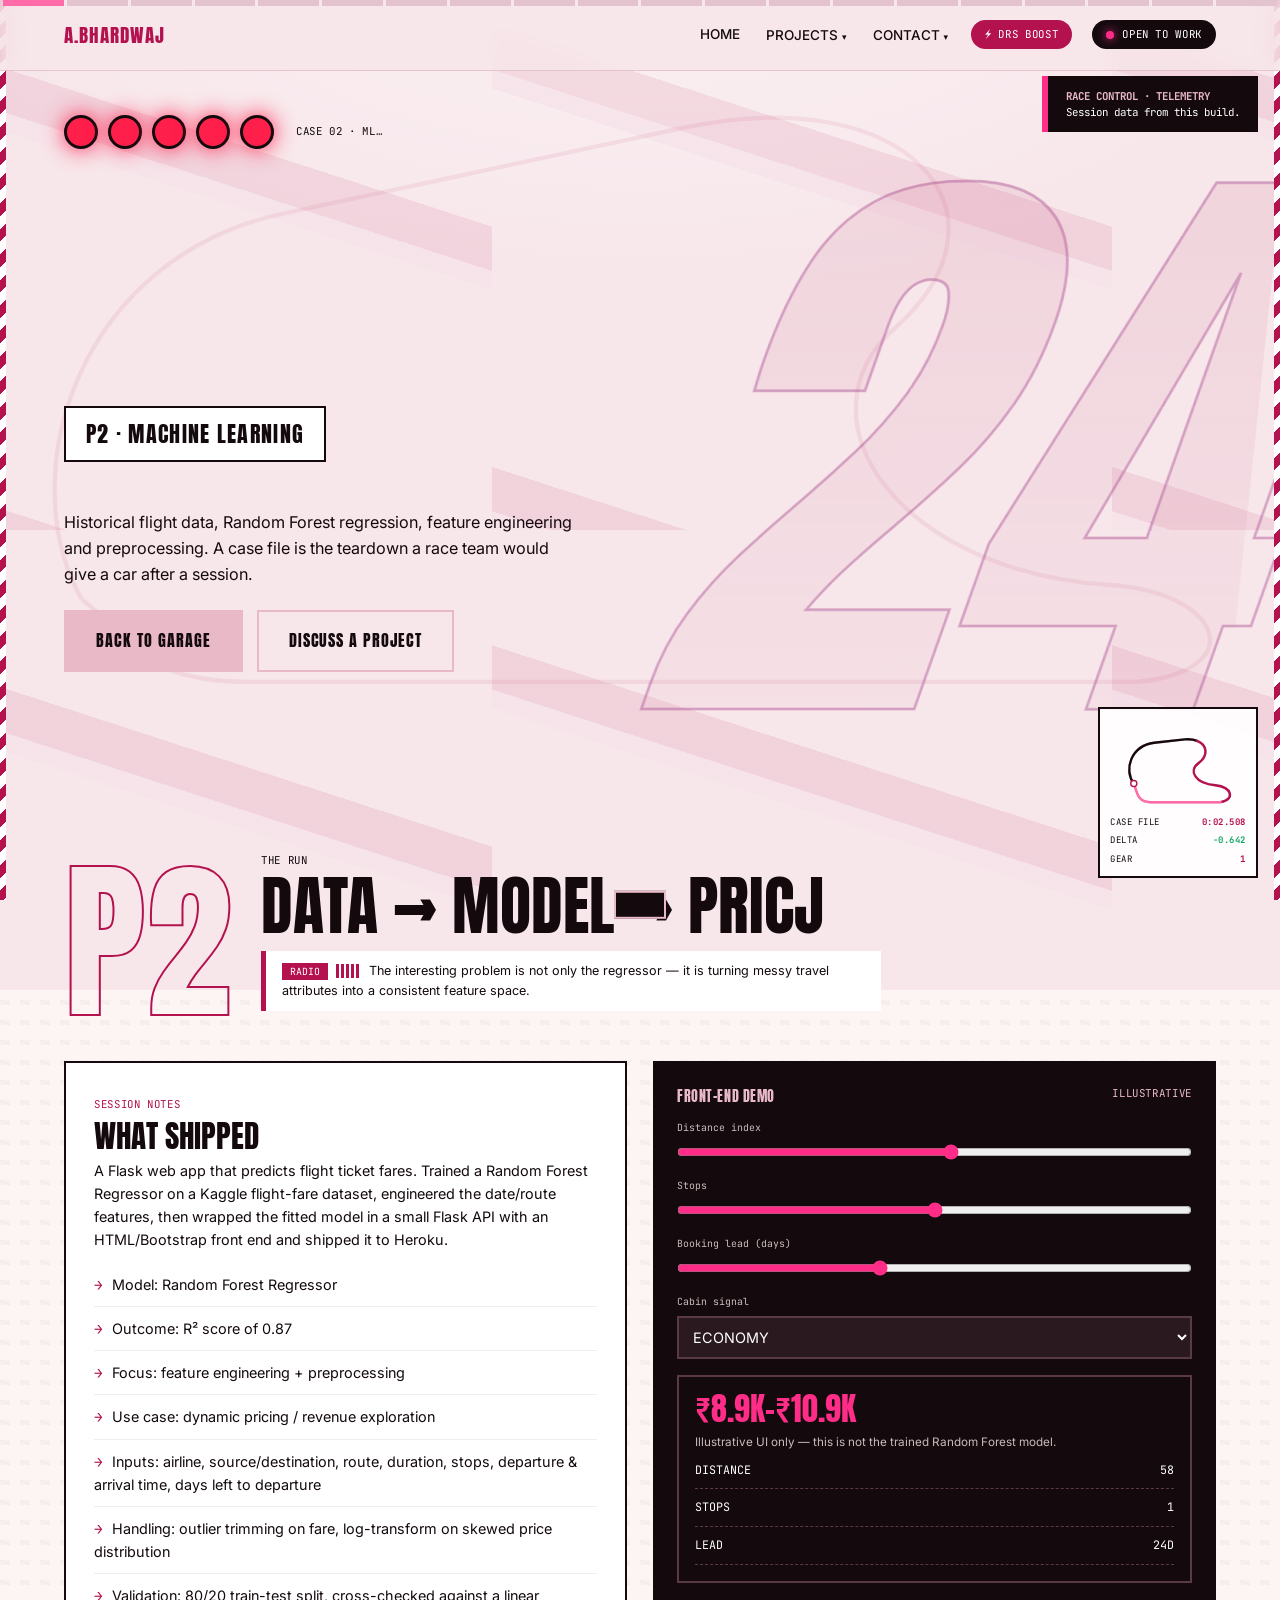
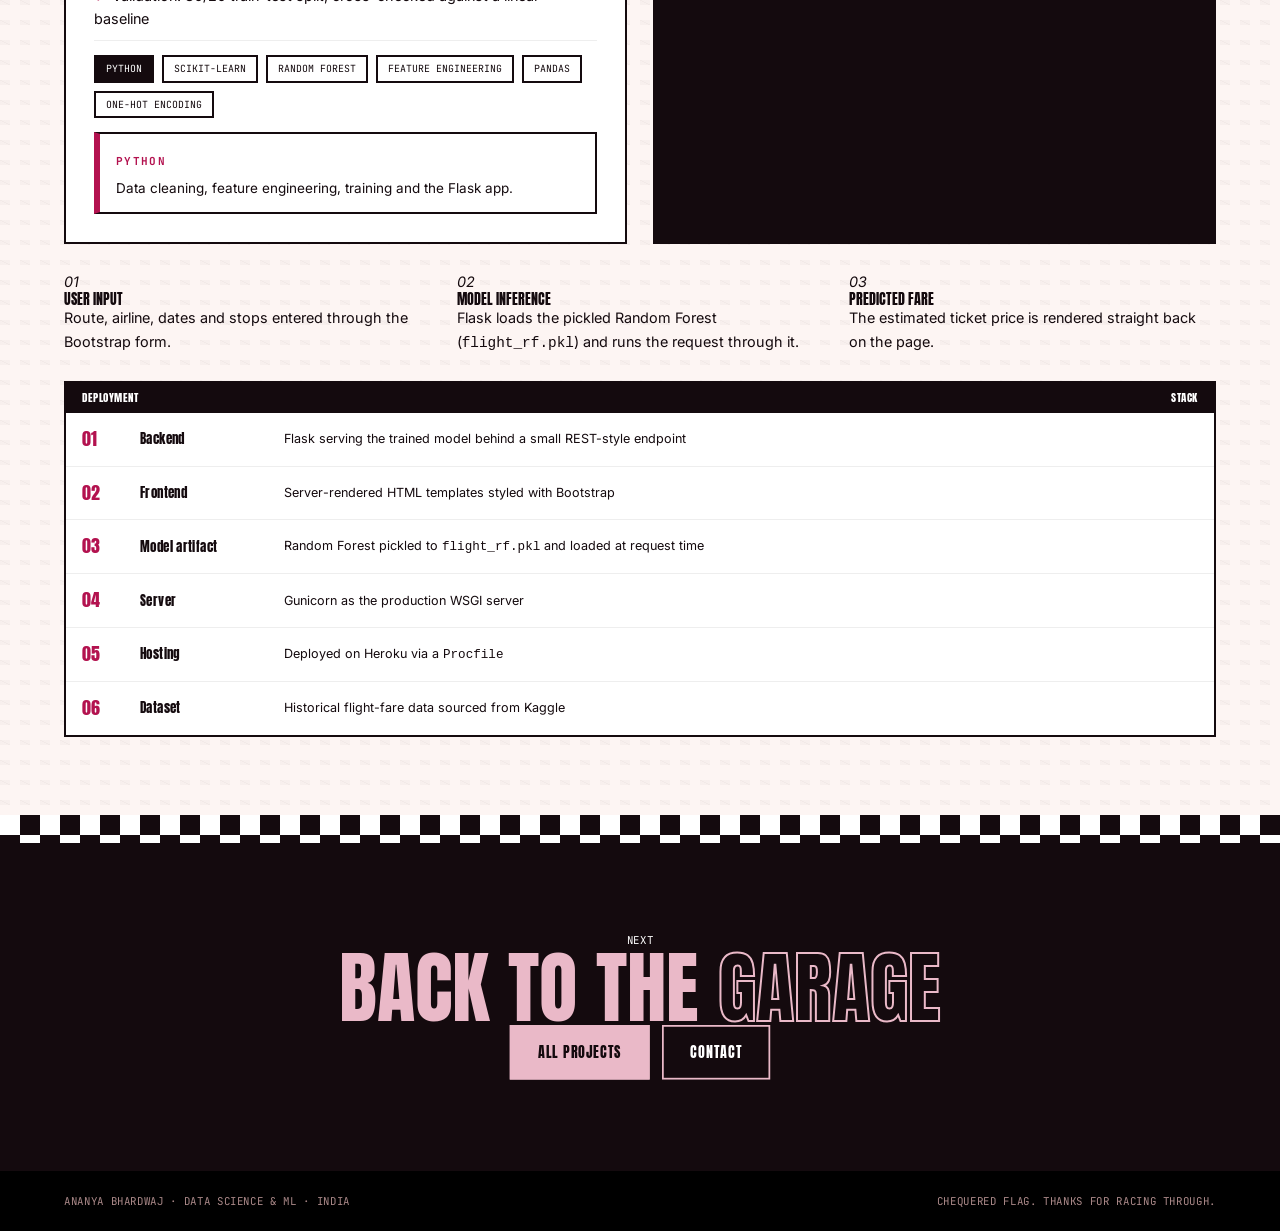
<file: project-flight-predictor.html>
<!doctype html>
<html lang="en">
<head>
<meta charset="utf-8">
<meta name="viewport" content="width=device-width, initial-scale=1">
<title>Flight Price Predictor — Ananya Bhardwaj</title>
<meta name="description" content="Case file: Flight Price Predictor.">
<link rel="stylesheet" href="style.css">
<link rel="stylesheet" href="f1-upgrade.css">
</head>
<body data-page="project-flight-predictor.html">
<canvas id="trail"></canvas>
<div class="kerb l"></div><div class="kerb r"></div>
<div id="cur"><svg viewBox="0 0 40 64">
<rect x="5" y="2" width="30" height="4" rx="1" fill="#140a0e" stroke="#fff" stroke-width=".8"/>
<rect x="2" y="8" width="6" height="12" rx="2" fill="#140a0e" stroke="#fff" stroke-width=".8"/>
<rect x="32" y="8" width="6" height="12" rx="2" fill="#140a0e" stroke="#fff" stroke-width=".8"/>
<path d="M20 6 L23 18 L22.5 30 L24.5 36 L24.5 50 L15.5 50 L15.5 36 L17.5 30 L17 18 Z" fill="#b3124f" stroke="#fff" stroke-width="1"/>
<circle cx="20" cy="27" r="3.6" fill="none" stroke="#fff" stroke-width="1.3"/>
<path d="M15 33 L10.5 41 L14.5 49 L18 47 L18 35 Z" fill="#140a0e" stroke="#fff" stroke-width=".7"/>
<path d="M25 33 L29.5 41 L25.5 49 L22 47 L22 35 Z" fill="#140a0e" stroke="#fff" stroke-width=".7"/>
<rect x="0" y="40" width="7" height="13" rx="2" fill="#140a0e" stroke="#fff" stroke-width=".8"/>
<rect x="33" y="40" width="7" height="13" rx="2" fill="#140a0e" stroke="#fff" stroke-width=".8"/>
<rect x="11" y="56" width="18" height="4" rx="1" fill="#140a0e" stroke="#fff" stroke-width=".8"/>
</svg><b id="spd">0 KM/H</b></div>
<div class="sl" id="sl"></div>
<div class="rc" id="rc"></div>
<div class="flash" id="flash"></div>
<div class="toast" id="toast"></div>

<nav>
  <b>A.BHARDWAJ</b>
  <div>
    <a class="l" href="index.html">HOME</a>
    <span class="dd"><a class="l" href="projects.html">PROJECTS <i>▾</i></a><span class="dd-menu"><small>THE GARAGE · 5 CASE FILES</small><a class="di" style="--i:0" href="project-f1-race-lab.html"><em>P1</em><b>F1 Race Intelligence Lab</b><u>ML</u></a><a class="di" style="--i:1" href="project-flight-predictor.html"><em>P2</em><b>Flight Price Predictor</b><u>ML</u></a><a class="di" style="--i:2" href="project-animal-allergy.html"><em>P3</em><b>Animal Allergy Saving System</b><u>CV</u></a><a class="di" style="--i:3" href="project-factcheck-ai.html"><em>P4</em><b>FactCheck AI</b><u>NLP</u></a><a class="di" style="--i:4" href="project-the-bench.html"><em>P5</em><b>The Bench · Legal RAG</b><u>RAG</u></a><a class="di all" style="--i:5" href="projects.html">ALL PROJECTS →</a></span></span>
    <span class="dd r"><a class="l" href="contact.html">CONTACT <i>▾</i></a><span class="dd-menu"><small>PIT RADIO · OPEN CHANNELS</small><a class="di" style="--i:0" href="mailto:ananyabhardwaj.tech@gmail.com"><em>✉</em><b>EMAIL</b><u>ananyabhardwaj.tech@gmail.com</u></a><a class="di" style="--i:1" href="https://www.linkedin.com/in/ananyabhardwaj24/" target="_blank" rel="noreferrer"><em>in</em><b>LINKEDIN</b><u>Connect on LinkedIn</u></a><a class="di" style="--i:2" href="https://github.com/ananya24bhardwaj25" target="_blank" rel="noreferrer"><em>&lt;/&gt;</em><b>GITHUB</b><u>See the code</u></a><a class="di" style="--i:3" href="assets/Ananya-Bhardwaj-Resume.pdf" target="_blank"><em>↓</em><b>RESUME</b><u>Open the PDF</u></a><a class="di all" style="--i:4" href="contact.html">CONTACT PAGE →</a></span></span>
    <button id="drs" class="pill m" style="background:var(--mg);border:0">⚡ DRS BOOST</button>
    <a class="pill m" href="contact.html#pit"><i></i>OPEN TO WORK</a>
  </div>
</nav>

<aside class="map" aria-hidden="true">
  <svg viewBox="0 0 400 270">
    <path id="trk" d="M70 190C40 150 60 80 130 70L220 60C280 55 300 100 260 130C230 152 250 190 310 195C360 200 370 240 320 245L120 245C80 245 80 215 70 190Z" fill="none" stroke="#eab9c8" stroke-width="7" pathLength="300"/>
    <path class="tp" style="--o:300;stroke:#140a0e" d="M70 190C40 150 60 80 130 70L220 60C280 55 300 100 260 130C230 152 250 190 310 195C360 200 370 240 320 245L120 245C80 245 80 215 70 190Z" pathLength="300"/>
    <path class="tp" style="--o:200;stroke:#b3124f" d="M70 190C40 150 60 80 130 70L220 60C280 55 300 100 260 130C230 152 250 190 310 195C360 200 370 240 320 245L120 245C80 245 80 215 70 190Z" pathLength="300"/>
    <path class="tp" style="--o:100;stroke:#ff6ba8" d="M70 190C40 150 60 80 130 70L220 60C280 55 300 100 260 130C230 152 250 190 310 195C360 200 370 240 320 245L120 245C80 245 80 215 70 190Z" pathLength="300"/>
    <circle id="dot" r="9" fill="#fff" stroke="#b3124f" stroke-width="4"/>
  </svg>
  <div class="m"><span id="sec">START</span><b id="lap">0:00.000</b></div><div class="m"><span>DELTA</span><b id="dl">-0.000</b></div><div class="m"><span>GEAR</span><b id="gear">1</b></div>
</aside>

<header class="hero page" id="top" data-s="CASE FILE">
  <svg class="hero-track" viewBox="0 0 900 520" preserveAspectRatio="xMaxYMid slice" aria-hidden="true"><path pathLength="1200" d="M60 420C10 330 60 180 200 150L480 90C640 55 720 150 630 230C560 292 630 400 780 410C860 415 880 470 800 478L180 478C100 478 100 450 60 420Z"/></svg>
  <div>
    <div class="lights"><u></u><u></u><u></u><u></u><u></u><span class="m" id="ltxt">CASE 02 · ML…</span></div>
    <div class="strip"><span class="track-ln"></span><svg class="lcar" viewBox="0 0 120 40" aria-hidden="true"><rect x="10" y="26" width="14" height="4" fill="#140a0e"/><rect x="96" y="26" width="14" height="4" fill="#140a0e"/><path d="M14 24 L30 14 L70 12 L92 18 L104 24 L104 28 L14 28Z" fill="#b3124f" stroke="#140a0e" stroke-width="1.5"/><circle cx="28" cy="30" r="8" fill="#140a0e"/><circle cx="92" cy="30" r="8" fill="#140a0e"/></svg></div>
    <h1 class="d"><span class="a">Flight</span><span class="b">Price Predictor</span></h1>
    <div class="role"><b>P2 · MACHINE LEARNING</b><i></i></div>
    <p class="sub">Historical flight data, Random Forest regression, feature engineering and preprocessing. A case file is the teardown a race team would give a car after a session.</p>
    <div class="btns left" style="margin-top:22px;justify-content:flex-start"><a href="projects.html">BACK TO GARAGE</a><a href="contact.html">DISCUSS A PROJECT</a></div>
  </div>
  <div class="board">
    <h4 class="d m"><span>LIVE TIMING</span><span>P2</span></h4>
    <div class="row"><em>01</em><span>Model<small>Random Forest Regressor</small></span><b>RF</b></div>
    <div class="row"><em>02</em><span>R² score<small>Reported result</small></span><b data-n="0.87" data-d="2">0</b></div>
    <div class="row"><em>03</em><span>Language<small>Python</small></span><b>PY</b></div>
    <div class="row"><em>04</em><span>Dataset<small>Historical fare records</small></span><b>CSV</b></div>
    <div class="row"><em>05</em><span>Features<small>Route, dates, airline, stops, lead time</small></span><b>15+</b></div>
    <div class="row"><em>06</em><span>Split<small>Train / test validation</small></span><b>80/20</b></div>
    <div class="row"><em>07</em><span>Encoding<small>Categorical → numeric</small></span><b>OHE</b></div>
    <div class="row"><em>08</em><span>Status<small>Demo ready</small></span><b>GO</b></div>
  </div>
</header>

<section data-s="CASE FILE">
  <div class="sh rv"><b>P2</b><div><small class="m">THE RUN</small><h2 class="d">Data → model → price</h2><p class="radio"><i>RADIO</i>The interesting problem is not only the regressor — it is turning messy travel attributes into a consistent feature space.</p></div></div>
  <div class="g2">
    <div class="card rv">
      <span class="m">SESSION NOTES</span>
      <h3 class="d">What shipped</h3>
      <p>A Flask web app that predicts flight ticket fares. Trained a Random Forest Regressor on a Kaggle flight-fare dataset, engineered the date/route features, then wrapped the fitted model in a small Flask API with an HTML/Bootstrap front end and shipped it to Heroku.</p>
      <ul class="list">
        <li>Model: Random Forest Regressor</li>
        <li>Outcome: R² score of 0.87</li>
        <li>Focus: feature engineering + preprocessing</li>
        <li>Use case: dynamic pricing / revenue exploration</li>
        <li>Inputs: airline, source/destination, route, duration, stops, departure &amp; arrival time, days left to departure</li>
        <li>Handling: outlier trimming on fare, log-transform on skewed price distribution</li>
        <li>Validation: 80/20 train-test split, cross-checked against a linear baseline</li>
      </ul>
      <div class="chips"><span class="chip">PYTHON</span><span class="chip">SCIKIT-LEARN</span><span class="chip">RANDOM FOREST</span><span class="chip">FEATURE ENGINEERING</span><span class="chip">PANDAS</span><span class="chip">ONE-HOT ENCODING</span></div>
    </div>
    <div class="demo rv">
      <h4><span>FRONT-END DEMO</span><span class="m">ILLUSTRATIVE</span></h4>
      <label>Distance index</label><input id="dist" type="range" min="10" max="100" value="58">
      <label>Stops</label><input id="stops" type="range" min="0" max="2" value="1">
      <label>Booking lead (days)</label><input id="lead" type="range" min="1" max="60" value="24">
      <label>Cabin signal</label><select id="cabin"><option value="1">ECONOMY</option><option value="1.7">PREMIUM</option><option value="2.7">BUSINESS</option></select>
      <div class="out"><b id="priceBand">₹8.3K–₹10.2K</b><p>Illustrative UI only — this is not the trained Random Forest model.</p>
        <div class="st"><span>DISTANCE</span><span id="dOut">58</span></div>
        <div class="st"><span>STOPS</span><span id="sOut">1</span></div>
        <div class="st"><span>LEAD</span><span id="lOut">24D</span></div>
      </div>
    </div>
  </div>

  <div class="g3 rv" style="margin-top:26px">
    <div class="flow-step"><em>01</em><h4 class="d">User input</h4><p>Route, airline, dates and stops entered through the Bootstrap form.</p></div>
    <div class="flow-step"><em>02</em><h4 class="d">Model inference</h4><p>Flask loads the pickled Random Forest (<code>flight_rf.pkl</code>) and runs the request through it.</p></div>
    <div class="flow-step"><em>03</em><h4 class="d">Predicted fare</h4><p>The estimated ticket price is rendered straight back on the page.</p></div>
  </div>

  <div class="gloss rv" style="margin-top:26px">
    <h4 class="d m"><span>DEPLOYMENT</span><span>STACK</span></h4>
    <div class="gitem"><em>01</em><b>Backend</b><span>Flask serving the trained model behind a small REST-style endpoint</span></div>
    <div class="gitem"><em>02</em><b>Frontend</b><span>Server-rendered HTML templates styled with Bootstrap</span></div>
    <div class="gitem"><em>03</em><b>Model artifact</b><span>Random Forest pickled to <code>flight_rf.pkl</code> and loaded at request time</span></div>
    <div class="gitem"><em>04</em><b>Server</b><span>Gunicorn as the production WSGI server</span></div>
    <div class="gitem"><em>05</em><b>Hosting</b><span>Deployed on Heroku via a <code>Procfile</code></span></div>
    <div class="gitem"><em>06</em><b>Dataset</b><span>Historical flight-fare data sourced from Kaggle</span></div>
  </div>
</section>

<div class="chk"></div>
<section class="stop" data-s="PIT STOP">
  <div class="rv"><small class="m">NEXT</small>
  <h2 class="d">Back to the <em>garage</em></h2>
  <div class="btns"><a href="projects.html">ALL PROJECTS</a><a href="contact.html">CONTACT</a></div></div>
</section>
<footer class="m"><span>ANANYA BHARDWAJ · DATA SCIENCE &amp; ML · INDIA</span><span>CHEQUERED FLAG. THANKS FOR RACING THROUGH.</span></footer>
<script src="main.js"></script>
<script src="f1-upgrade.js"></script>
</body>
</html>
</file>
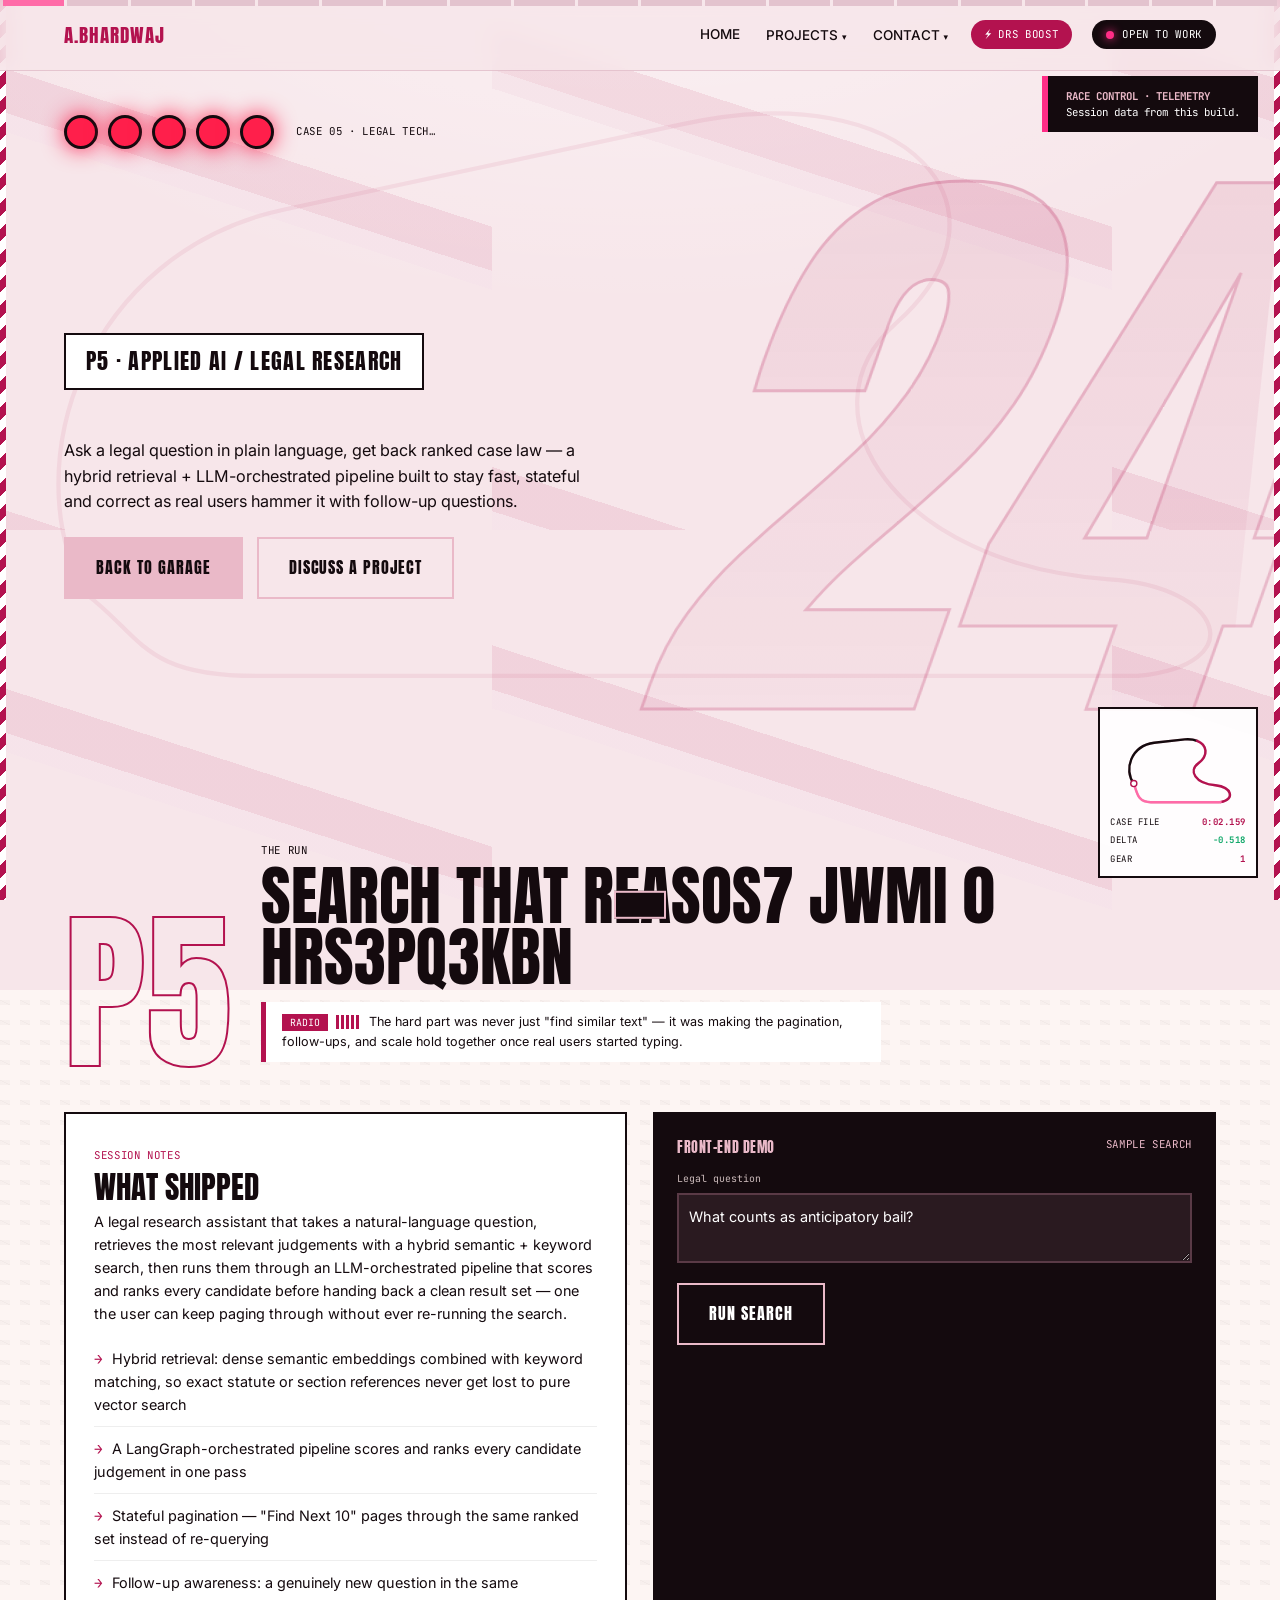
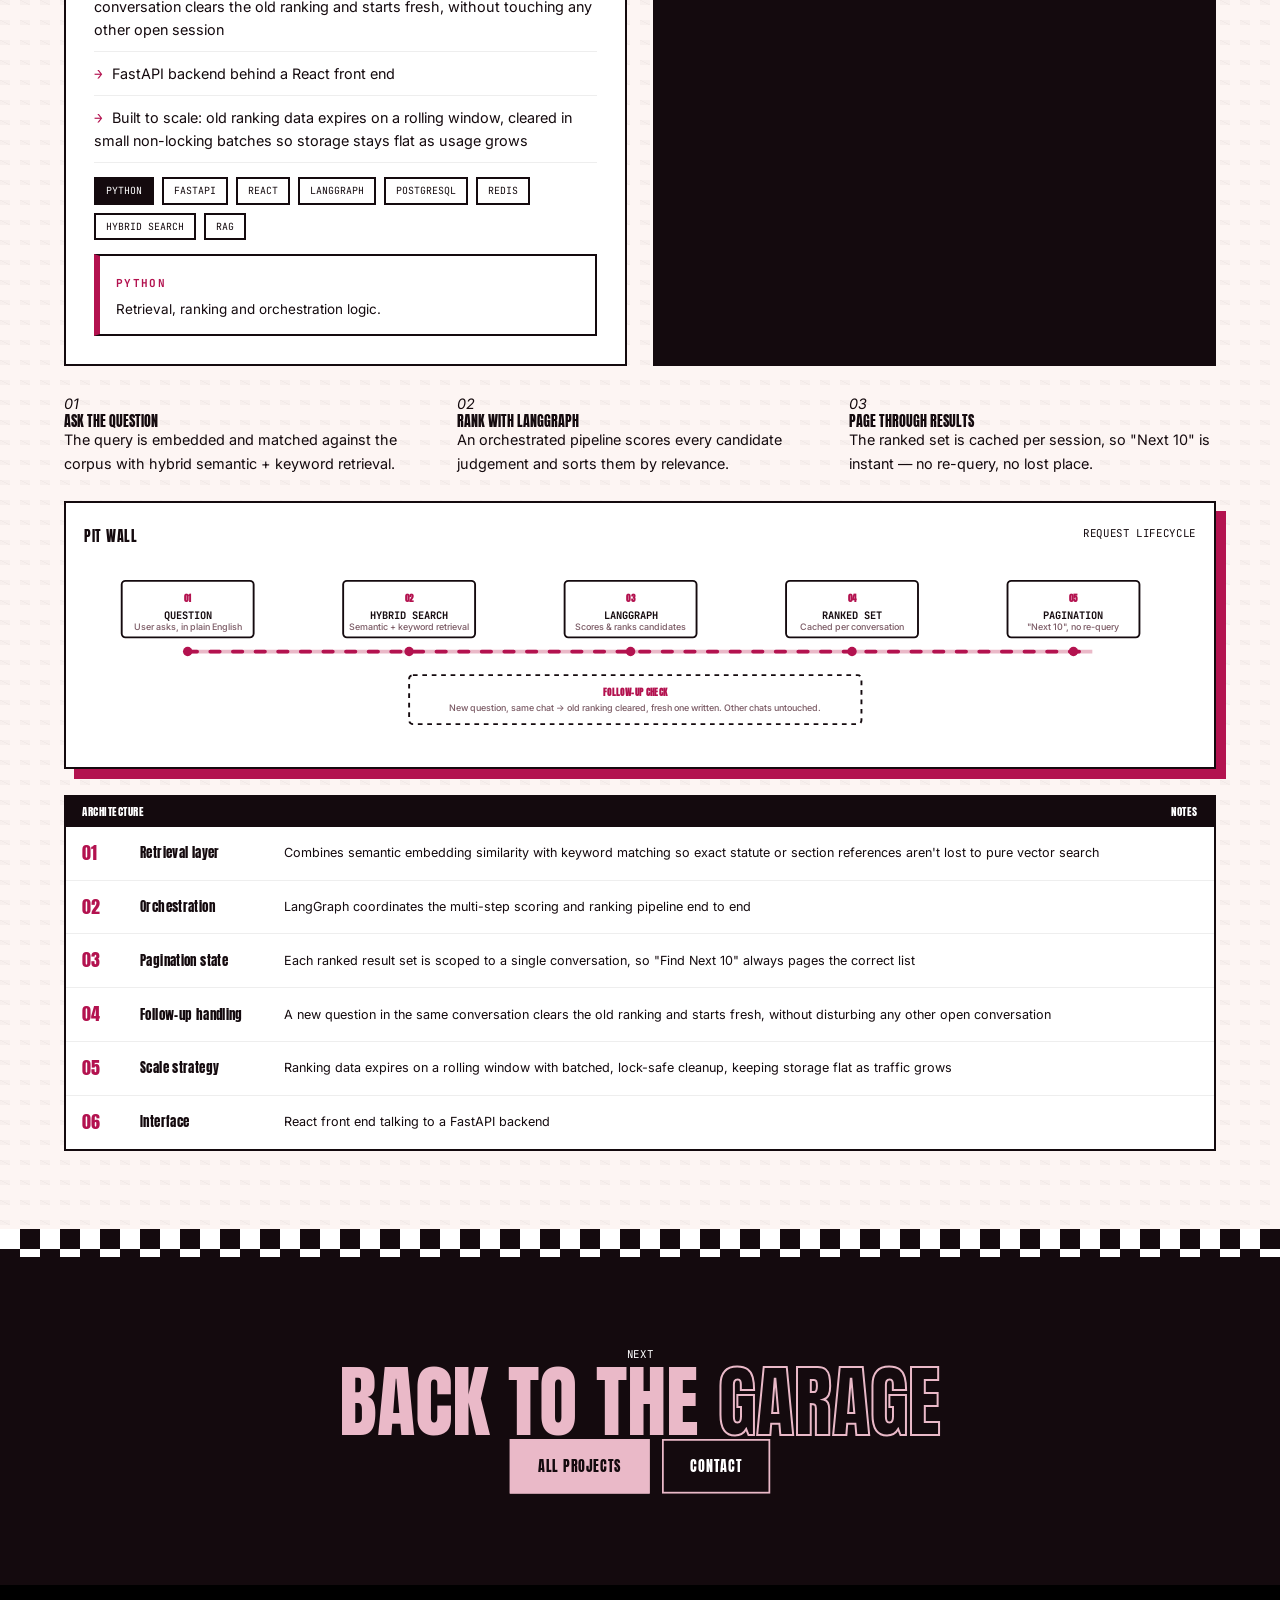
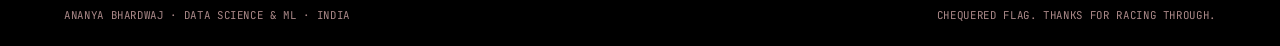
<file: project-the-bench.html>
<!doctype html>
<html lang="en">
<head>
<meta charset="utf-8">
<meta name="viewport" content="width=device-width, initial-scale=1">
<title>The Bench— Ananya Bhardwaj</title>
<meta name="description" content="Case file: The Bench.">
<link rel="stylesheet" href="style.css">
<link rel="stylesheet" href="f1-upgrade.css">
<style>
/* ── page-scoped: pipeline diagram + demo extras (namespaced so it never touches other pages) ── */
.pipe-wrap{background:#fff;border:2px solid var(--ink);box-shadow:10px 10px 0 var(--mg);padding:22px 18px 26px;overflow-x:auto}
.pipe-wrap h4{font-family:Anton,Impact,sans-serif;font-weight:400;letter-spacing:.05em;display:flex;justify-content:space-between;gap:12px;margin-bottom:14px}
.pipe-svg{display:block;width:100%;min-width:640px;height:auto}
.pn-box{fill:#fff;stroke:var(--ink);stroke-width:2}
.pn-lbl{font:700 11px 'JetBrains Mono',monospace;fill:var(--ink)}
.pn-sub{font:500 9.5px Inter,sans-serif;fill:#7a5a64}
.pn-tag{font:700 10px Anton,Impact,sans-serif;letter-spacing:.04em;fill:var(--mg)}
.pn-dot{fill:var(--mg)}
.pipe-line{fill:none;stroke:var(--pk);stroke-width:4}
.pipe-flow{fill:none;stroke:var(--mg);stroke-width:4;stroke-dasharray:10 14;stroke-linecap:round;stroke-dashoffset:0;animation:pipeflow 1.6s linear infinite}
@keyframes pipeflow{to{stroke-dashoffset:-48}}
.pn-pulse{animation:pnpulse 2.2s ease-in-out infinite}
.pn-pulse:nth-of-type(2){animation-delay:.3s}
.pn-pulse:nth-of-type(3){animation-delay:.6s}
.pn-pulse:nth-of-type(4){animation-delay:.9s}
.pn-pulse:nth-of-type(5){animation-delay:1.2s}
@keyframes pnpulse{0%,100%{r:4}50%{r:6.5}}
.res-card{border:2px solid var(--ink);background:#2a1a20;padding:14px 16px;margin-top:10px;display:grid;grid-template-columns:1fr auto;gap:10px;align-items:center;opacity:0;transform:translateY(10px);animation:resIn .45s forwards}
@keyframes resIn{to{opacity:1;transform:none}}
.res-card b{font-family:Anton,Impact,sans-serif;font-weight:400;font-size:16px;letter-spacing:.02em;color:#fff}
.res-card span{display:block;font-size:11.5px;color:#cbb;margin-top:3px}
.res-score{font-family:'JetBrains Mono',monospace;font-size:12px;color:#ff6ba8;text-align:right;white-space:nowrap}
.res-score u{display:block;width:64px;height:6px;background:#5a3a46;margin-top:5px;overflow:hidden}
.res-score u i{display:block;height:100%;background:#ff2d87;width:0;transition:.7s cubic-bezier(.3,.7,.2,1)}
.res-count{font:12px 'JetBrains Mono',monospace;color:#cbb;margin-top:14px}
.demo .btns{margin-top:14px}
@media(prefers-reduced-motion:reduce){.pipe-flow,.pn-pulse{animation:none!important}}
</style>
</head>
<body data-page="project-the-bench.html">
<canvas id="trail"></canvas>
<div class="kerb l"></div><div class="kerb r"></div>
<div id="cur"><svg viewBox="0 0 40 64">
<rect x="5" y="2" width="30" height="4" rx="1" fill="#140a0e" stroke="#fff" stroke-width=".8"/>
<rect x="2" y="8" width="6" height="12" rx="2" fill="#140a0e" stroke="#fff" stroke-width=".8"/>
<rect x="32" y="8" width="6" height="12" rx="2" fill="#140a0e" stroke="#fff" stroke-width=".8"/>
<path d="M20 6 L23 18 L22.5 30 L24.5 36 L24.5 50 L15.5 50 L15.5 36 L17.5 30 L17 18 Z" fill="#b3124f" stroke="#fff" stroke-width="1"/>
<circle cx="20" cy="27" r="3.6" fill="none" stroke="#fff" stroke-width="1.3"/>
<path d="M15 33 L10.5 41 L14.5 49 L18 47 L18 35 Z" fill="#140a0e" stroke="#fff" stroke-width=".7"/>
<path d="M25 33 L29.5 41 L25.5 49 L22 47 L22 35 Z" fill="#140a0e" stroke="#fff" stroke-width=".7"/>
<rect x="0" y="40" width="7" height="13" rx="2" fill="#140a0e" stroke="#fff" stroke-width=".8"/>
<rect x="33" y="40" width="7" height="13" rx="2" fill="#140a0e" stroke="#fff" stroke-width=".8"/>
<rect x="11" y="56" width="18" height="4" rx="1" fill="#140a0e" stroke="#fff" stroke-width=".8"/>
</svg><b id="spd">0 KM/H</b></div>
<div class="sl" id="sl"></div>
<div class="rc" id="rc"></div>
<div class="flash" id="flash"></div>
<div class="toast" id="toast"></div>

<nav>
  <b>A.BHARDWAJ</b>
  <div>
    <a class="l" href="index.html">HOME</a>
    <span class="dd"><a class="l" href="projects.html">PROJECTS <i>▾</i></a><span class="dd-menu"><small>THE GARAGE · 5 CASE FILES</small><a class="di" style="--i:0" href="project-f1-race-lab.html"><em>P1</em><b>F1 Race Intelligence Lab</b><u>ML</u></a><a class="di" style="--i:1" href="project-flight-predictor.html"><em>P2</em><b>Flight Price Predictor</b><u>ML</u></a><a class="di" style="--i:2" href="project-animal-allergy.html"><em>P3</em><b>Animal Allergy Saving System</b><u>CV</u></a><a class="di" style="--i:3" href="project-factcheck-ai.html"><em>P4</em><b>FactCheck AI</b><u>NLP</u></a><a class="di" style="--i:4" href="project-the-bench.html"><em>P5</em><b>The Bench · Legal RAG</b><u>RAG</u></a><a class="di all" style="--i:5" href="projects.html">ALL PROJECTS →</a></span></span>
    <span class="dd r"><a class="l" href="contact.html">CONTACT <i>▾</i></a><span class="dd-menu"><small>PIT RADIO · OPEN CHANNELS</small><a class="di" style="--i:0" href="mailto:ananyabhardwaj.tech@gmail.com"><em>✉</em><b>EMAIL</b><u>ananyabhardwaj.tech@gmail.com</u></a><a class="di" style="--i:1" href="https://www.linkedin.com/in/ananyabhardwaj24/" target="_blank" rel="noreferrer"><em>in</em><b>LINKEDIN</b><u>Connect on LinkedIn</u></a><a class="di" style="--i:2" href="https://github.com/ananya24bhardwaj25" target="_blank" rel="noreferrer"><em>&lt;/&gt;</em><b>GITHUB</b><u>See the code</u></a><a class="di" style="--i:3" href="assets/Ananya-Bhardwaj-Resume.pdf" target="_blank"><em>↓</em><b>RESUME</b><u>Open the PDF</u></a><a class="di all" style="--i:4" href="contact.html">CONTACT PAGE →</a></span></span>
    <button id="drs" class="pill m" style="background:var(--mg);border:0">⚡ DRS BOOST</button>
    <a class="pill m" href="contact.html#pit"><i></i>OPEN TO WORK</a>
  </div>
</nav>

<aside class="map" aria-hidden="true">
  <svg viewBox="0 0 400 270">
    <path id="trk" d="M70 190C40 150 60 80 130 70L220 60C280 55 300 100 260 130C230 152 250 190 310 195C360 200 370 240 320 245L120 245C80 245 80 215 70 190Z" fill="none" stroke="#eab9c8" stroke-width="7" pathLength="300"/>
    <path class="tp" style="--o:300;stroke:#140a0e" d="M70 190C40 150 60 80 130 70L220 60C280 55 300 100 260 130C230 152 250 190 310 195C360 200 370 240 320 245L120 245C80 245 80 215 70 190Z" pathLength="300"/>
    <path class="tp" style="--o:200;stroke:#b3124f" d="M70 190C40 150 60 80 130 70L220 60C280 55 300 100 260 130C230 152 250 190 310 195C360 200 370 240 320 245L120 245C80 245 80 215 70 190Z" pathLength="300"/>
    <path class="tp" style="--o:100;stroke:#ff6ba8" d="M70 190C40 150 60 80 130 70L220 60C280 55 300 100 260 130C230 152 250 190 310 195C360 200 370 240 320 245L120 245C80 245 80 215 70 190Z" pathLength="300"/>
    <circle id="dot" r="9" fill="#fff" stroke="#b3124f" stroke-width="4"/>
  </svg>
  <div class="m"><span id="sec">START</span><b id="lap">0:00.000</b></div><div class="m"><span>DELTA</span><b id="dl">-0.000</b></div><div class="m"><span>GEAR</span><b id="gear">1</b></div>
</aside>

<header class="hero page" id="top" data-s="CASE FILE">
  <svg class="hero-track" viewBox="0 0 900 520" preserveAspectRatio="xMaxYMid slice" aria-hidden="true"><path pathLength="1200" d="M60 420C10 330 60 180 200 150L480 90C640 55 720 150 630 230C560 292 630 400 780 410C860 415 880 470 800 478L180 478C100 478 100 450 60 420Z"/></svg>
  <div>
    <div class="lights"><u></u><u></u><u></u><u></u><u></u><span class="m" id="ltxt">CASE 05 · LEGAL TECH…</span></div>
    <div class="strip"><span class="track-ln"></span><svg class="lcar" viewBox="0 0 120 40" aria-hidden="true"><rect x="10" y="26" width="14" height="4" fill="#140a0e"/><rect x="96" y="26" width="14" height="4" fill="#140a0e"/><path d="M14 24 L30 14 L70 12 L92 18 L104 24 L104 28 L14 28Z" fill="#b3124f" stroke="#140a0e" stroke-width="1.5"/><circle cx="28" cy="30" r="8" fill="#140a0e"/><circle cx="92" cy="30" r="8" fill="#140a0e"/></svg></div>
    <h1 class="d"><span class="a">The Bench</span></h1>
    <div class="role"><b>P5 · APPLIED AI / LEGAL RESEARCH</b><i></i></div>
    <p class="sub">Ask a legal question in plain language, get back ranked case law — a hybrid retrieval + LLM-orchestrated pipeline built to stay fast, stateful and correct as real users hammer it with follow-up questions.</p>
    <div class="btns left" style="margin-top:22px;justify-content:flex-start"><a href="projects.html">BACK TO GARAGE</a><a href="contact.html">DISCUSS A PROJECT</a></div>
  </div>
  <div class="board">
    <h4 class="d m"><span>LIVE TIMING</span><span>P5</span></h4>
    <div class="row"><em>01</em><span>Orchestration<small>Multi-step reasoning &amp; ranking</small></span><b>LG</b></div>
    <div class="row"><em>02</em><span>Retrieval<small>Semantic + keyword, combined</small></span><b>HYB</b></div>
    <div class="row"><em>03</em><span>API<small>Backend service layer</small></span><b>FAST</b></div>
    <div class="row"><em>04</em><span>Frontend<small>Chat-style research UI</small></span><b>RX</b></div>
    <div class="row"><em>05</em><span>Pagination<small>Stateful, per-session</small></span><b>PG</b></div>
    <div class="row"><em>06</em><span>Cache<small>Follow-up detection</small></span><b>RDS</b></div>
    <div class="row"><em>07</em><span>Storage<small>Case-law corpus</small></span><b>PSQL</b></div>
    <div class="row"><em>08</em><span>Cleanup<small>Rolling, lock-safe expiry</small></span><b>TTL</b></div>
  </div>
</header>

<section data-s="CASE FILE">
  <div class="sh rv"><b>P5</b><div><small class="m">THE RUN</small><h2 class="d">Search that reasons like a researcher</h2><p class="radio"><i>RADIO</i>The hard part was never just "find similar text" — it was making the pagination, follow-ups, and scale hold together once real users started typing.</p></div></div>
  <div class="g2">
    <div class="card rv">
      <span class="m">SESSION NOTES</span>
      <h3 class="d">What shipped</h3>
      <p>A legal research assistant that takes a natural-language question, retrieves the most relevant judgements with a hybrid semantic + keyword search, then runs them through an LLM-orchestrated pipeline that scores and ranks every candidate before handing back a clean result set — one the user can keep paging through without ever re-running the search.</p>
      <ul class="list">
        <li>Hybrid retrieval: dense semantic embeddings combined with keyword matching, so exact statute or section references never get lost to pure vector search</li>
        <li>A LangGraph-orchestrated pipeline scores and ranks every candidate judgement in one pass</li>
        <li>Stateful pagination — "Find Next 10" pages through the same ranked set instead of re-querying</li>
        <li>Follow-up awareness: a genuinely new question in the same conversation clears the old ranking and starts fresh, without touching any other open session</li>
        <li>FastAPI backend behind a React front end</li>
        <li>Built to scale: old ranking data expires on a rolling window, cleared in small non-locking batches so storage stays flat as usage grows</li>
      </ul>
      <div class="chips"><span class="chip">PYTHON</span><span class="chip">FASTAPI</span><span class="chip">REACT</span><span class="chip">LANGGRAPH</span><span class="chip">POSTGRESQL</span><span class="chip">REDIS</span><span class="chip">HYBRID SEARCH</span><span class="chip">RAG</span></div>
    </div>
    <div class="demo rv">
      <h4><span>FRONT-END DEMO</span><span class="m">SAMPLE SEARCH</span></h4>
      <label>Legal question</label>
      <textarea id="legalQ">What counts as anticipatory bail?</textarea>
      <div class="btns left" style="justify-content:flex-start">
        <button type="button" id="legalRun">RUN SEARCH</button>
        <button type="button" id="legalNext" class="hide">FIND NEXT 10</button>
      </div>
      <div id="legalOut"></div>
    </div>
  </div>

  <div class="g3 rv" style="margin-top:26px">
    <div class="flow-step"><em>01</em><h4 class="d">Ask the question</h4><p>The query is embedded and matched against the corpus with hybrid semantic + keyword retrieval.</p></div>
    <div class="flow-step"><em>02</em><h4 class="d">Rank with LangGraph</h4><p>An orchestrated pipeline scores every candidate judgement and sorts them by relevance.</p></div>
    <div class="flow-step"><em>03</em><h4 class="d">Page through results</h4><p>The ranked set is cached per session, so "Next 10" is instant — no re-query, no lost place.</p></div>
  </div>

  <div class="pipe-wrap rv" style="margin-top:26px">
    <h4><span>PIT WALL</span><span class="m">REQUEST LIFECYCLE</span></h4>
    <svg class="pipe-svg" viewBox="0 0 1180 190" xmlns="http://www.w3.org/2000/svg">
      <path class="pipe-line" d="M110 95 H1070"/>
      <path class="pipe-flow" d="M110 95 H1070"/>
      <g>
        <circle class="pn-dot pn-pulse" cx="110" cy="95" r="5"/>
        <circle class="pn-dot pn-pulse" cx="345" cy="95" r="5"/>
        <circle class="pn-dot pn-pulse" cx="580" cy="95" r="5"/>
        <circle class="pn-dot pn-pulse" cx="815" cy="95" r="5"/>
        <circle class="pn-dot pn-pulse" cx="1050" cy="95" r="5"/>
      </g>
      <g>
        <rect class="pn-box" x="40" y="20" width="140" height="60" rx="4"/>
        <text class="pn-tag" x="110" y="42" text-anchor="middle">01</text>
        <text class="pn-lbl" x="110" y="60" text-anchor="middle">QUESTION</text>
        <text class="pn-sub" x="110" y="72" text-anchor="middle">User asks, in plain English</text>
      </g>
      <g>
        <rect class="pn-box" x="275" y="20" width="140" height="60" rx="4"/>
        <text class="pn-tag" x="345" y="42" text-anchor="middle">02</text>
        <text class="pn-lbl" x="345" y="60" text-anchor="middle">HYBRID SEARCH</text>
        <text class="pn-sub" x="345" y="72" text-anchor="middle">Semantic + keyword retrieval</text>
      </g>
      <g>
        <rect class="pn-box" x="510" y="20" width="140" height="60" rx="4"/>
        <text class="pn-tag" x="580" y="42" text-anchor="middle">03</text>
        <text class="pn-lbl" x="580" y="60" text-anchor="middle">LANGGRAPH</text>
        <text class="pn-sub" x="580" y="72" text-anchor="middle">Scores &amp; ranks candidates</text>
      </g>
      <g>
        <rect class="pn-box" x="745" y="20" width="140" height="60" rx="4"/>
        <text class="pn-tag" x="815" y="42" text-anchor="middle">04</text>
        <text class="pn-lbl" x="815" y="60" text-anchor="middle">RANKED SET</text>
        <text class="pn-sub" x="815" y="72" text-anchor="middle">Cached per conversation</text>
      </g>
      <g>
        <rect class="pn-box" x="980" y="20" width="140" height="60" rx="4"/>
        <text class="pn-tag" x="1050" y="42" text-anchor="middle">05</text>
        <text class="pn-lbl" x="1050" y="60" text-anchor="middle">PAGINATION</text>
        <text class="pn-sub" x="1050" y="72" text-anchor="middle">"Next 10", no re-query</text>
      </g>
      <g>
        <rect class="pn-box" x="345" y="120" width="480" height="52" rx="4" stroke-dasharray="5 5"/>
        <text class="pn-tag" x="585" y="142" text-anchor="middle">FOLLOW-UP CHECK</text>
        <text class="pn-sub" x="585" y="158" text-anchor="middle">New question, same chat → old ranking cleared, fresh one written. Other chats untouched.</text>
      </g>
    </svg>
  </div>

  <div class="gloss rv" style="margin-top:26px">
    <h4 class="d m"><span>ARCHITECTURE</span><span>NOTES</span></h4>
    <div class="gitem"><em>01</em><b>Retrieval layer</b><span>Combines semantic embedding similarity with keyword matching so exact statute or section references aren't lost to pure vector search</span></div>
    <div class="gitem"><em>02</em><b>Orchestration</b><span>LangGraph coordinates the multi-step scoring and ranking pipeline end to end</span></div>
    <div class="gitem"><em>03</em><b>Pagination state</b><span>Each ranked result set is scoped to a single conversation, so "Find Next 10" always pages the correct list</span></div>
    <div class="gitem"><em>04</em><b>Follow-up handling</b><span>A new question in the same conversation clears the old ranking and starts fresh, without disturbing any other open conversation</span></div>
    <div class="gitem"><em>05</em><b>Scale strategy</b><span>Ranking data expires on a rolling window with batched, lock-safe cleanup, keeping storage flat as traffic grows</span></div>
    <div class="gitem"><em>06</em><b>Interface</b><span>React front end talking to a FastAPI backend</span></div>
  </div>
</section>

<div class="chk"></div>
<section class="stop" data-s="PIT STOP">
  <div class="rv"><small class="m">NEXT</small>
  <h2 class="d">Back to the <em>garage</em></h2>
  <div class="btns"><a href="projects.html">ALL PROJECTS</a><a href="contact.html">CONTACT</a></div></div>
</section>
<footer class="m"><span>ANANYA BHARDWAJ · DATA SCIENCE &amp; ML · INDIA</span><span>CHEQUERED FLAG. THANKS FOR RACING THROUGH.</span></footer>
<script src="main.js"></script>
<script src="f1-upgrade.js"></script>
<script>
(function(){
  const q=document.getElementById('legalQ'),runBtn=document.getElementById('legalRun'),
        nextBtn=document.getElementById('legalNext'),out=document.getElementById('legalOut');
  if(!runBtn||!out) return;
  const NAMES=['Sample Case 01','Sample Case 02','Sample Case 03','Sample Case 04','Sample Case 05',
    'Sample Case 06','Sample Case 07','Sample Case 08','Sample Case 09','Sample Case 10',
    'Sample Case 11','Sample Case 12'];
  const SNIPPETS=[
    'Illustrative snippet — matched on statute reference and semantic similarity.',
    'Illustrative snippet — high keyword overlap with the question.',
    'Illustrative snippet — closely related fact pattern, per the retrieval layer.',
    'Illustrative snippet — ranked lower: partial semantic match only.'
  ];
  let shown=0, total=NAMES.length, scores=[];
  function scoreFor(i){ if(!scores[i]) scores[i]=(0.94-i*0.045-Math.random()*0.02); return scores[i]; }
  function renderBatch(n){
    const frag=document.createElement('div');
    for(let i=shown;i<Math.min(shown+n,total);i++){
      const sc=Math.max(0.12,scoreFor(i));
      const card=document.createElement('div');
      card.className='res-card';
      card.style.animationDelay=((i-shown)*0.08)+'s';
      card.innerHTML=`<div><b>${NAMES[i]}</b><span>${SNIPPETS[i%SNIPPETS.length]}</span></div>
        <div class="res-score">HYBRID<br><span>${sc.toFixed(2)}</span><u><i style="width:0"></i></u></div>`;
      frag.appendChild(card);
    }
    out.appendChild(frag);
    shown=Math.min(shown+n,total);
    requestAnimationFrame(()=>{
      out.querySelectorAll('.res-score i').forEach((bar,idx)=>{
        const row=bar.closest('.res-card'); if(row.dataset.set) return; row.dataset.set='1';
      });
      out.querySelectorAll('.res-card').forEach((card,i)=>{
        const bar=card.querySelector('.res-score i');
        if(bar && bar.style.width==='0px'){
          const sc=Math.max(0.12,scoreFor(i));
          setTimeout(()=>{bar.style.width=Math.round(sc*100)+'%';},60);
        }
      });
    });
    let counter=out.querySelector('.res-count');
    if(!counter){counter=document.createElement('div');counter.className='res-count';out.appendChild(counter);}
    counter.textContent=`Showing 1–${shown} of ${total} · illustrative UI only — not connected to the live retrieval pipeline or real case data.`;
    if(shown>=total){nextBtn.classList.add('hide');}
    else{nextBtn.classList.remove('hide');}
  }
  runBtn.addEventListener('click',()=>{
    out.innerHTML='';scores=[];shown=0;
    renderBatch(3);
  });
  nextBtn.addEventListener('click',()=>renderBatch(3));
})();
</script>
</body>
</html>
</file>
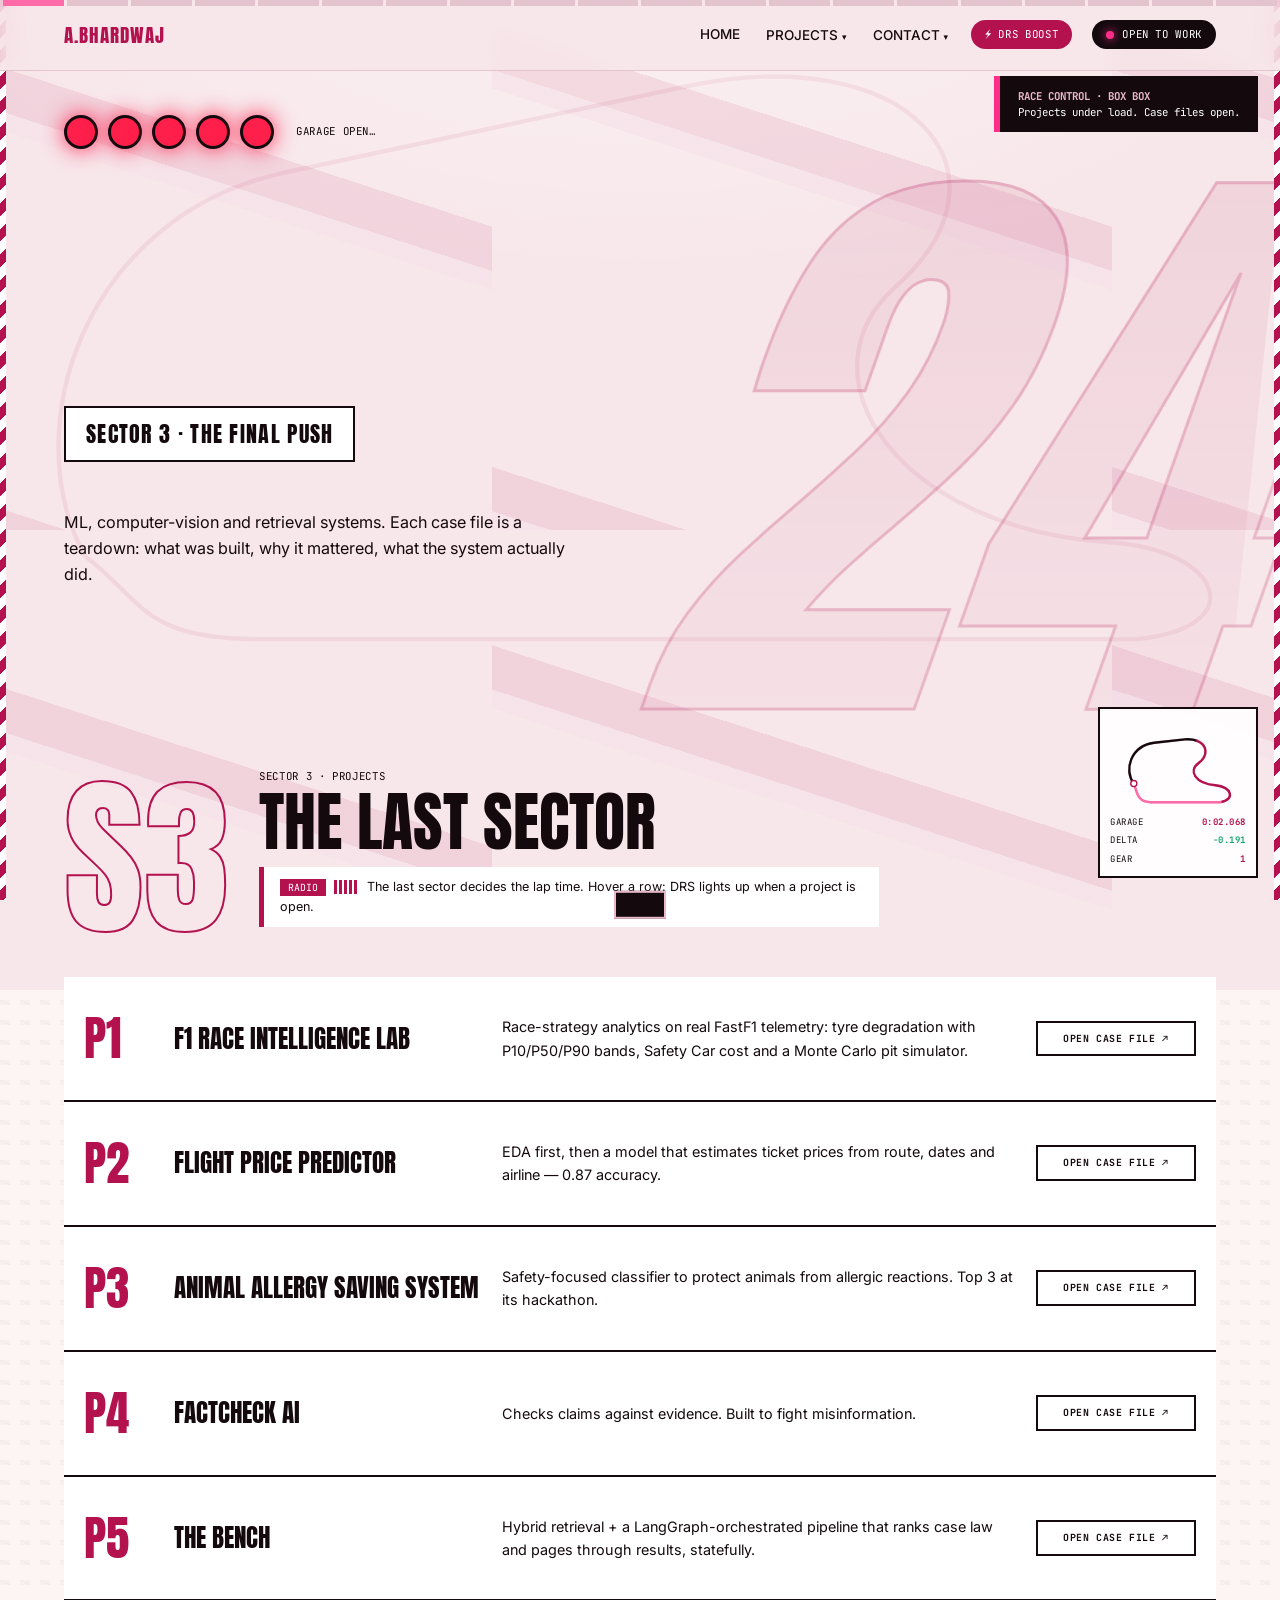
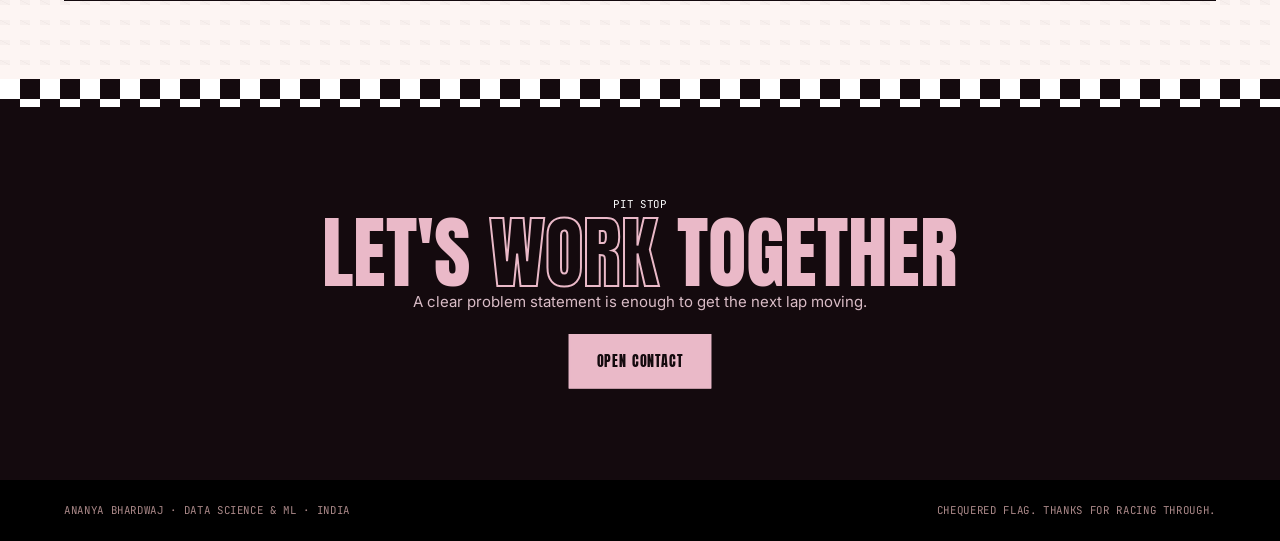
<file: projects.html>
<!doctype html>
<html lang="en">
<head>
<meta charset="utf-8">
<meta name="viewport" content="width=device-width, initial-scale=1">
<title>Projects — Ananya Bhardwaj</title>
<meta name="description" content="Ananya Bhardwaj — ML, vision and retrieval projects.">
<link rel="stylesheet" href="style.css">
<link rel="stylesheet" href="f1-upgrade.css">
</head>
<body data-page="projects.html">
<canvas id="trail"></canvas>
<div class="kerb l"></div><div class="kerb r"></div>
<div id="cur"><svg viewBox="0 0 40 64">
<rect x="5" y="2" width="30" height="4" rx="1" fill="#140a0e" stroke="#fff" stroke-width=".8"/>
<rect x="2" y="8" width="6" height="12" rx="2" fill="#140a0e" stroke="#fff" stroke-width=".8"/>
<rect x="32" y="8" width="6" height="12" rx="2" fill="#140a0e" stroke="#fff" stroke-width=".8"/>
<path d="M20 6 L23 18 L22.5 30 L24.5 36 L24.5 50 L15.5 50 L15.5 36 L17.5 30 L17 18 Z" fill="#b3124f" stroke="#fff" stroke-width="1"/>
<circle cx="20" cy="27" r="3.6" fill="none" stroke="#fff" stroke-width="1.3"/>
<path d="M15 33 L10.5 41 L14.5 49 L18 47 L18 35 Z" fill="#140a0e" stroke="#fff" stroke-width=".7"/>
<path d="M25 33 L29.5 41 L25.5 49 L22 47 L22 35 Z" fill="#140a0e" stroke="#fff" stroke-width=".7"/>
<rect x="0" y="40" width="7" height="13" rx="2" fill="#140a0e" stroke="#fff" stroke-width=".8"/>
<rect x="33" y="40" width="7" height="13" rx="2" fill="#140a0e" stroke="#fff" stroke-width=".8"/>
<rect x="11" y="56" width="18" height="4" rx="1" fill="#140a0e" stroke="#fff" stroke-width=".8"/>
</svg><b id="spd">0 KM/H</b></div>
<div class="sl" id="sl"></div>
<div class="rc" id="rc"></div>
<div class="flash" id="flash"></div>
<div class="toast" id="toast"></div>

<nav>
  <b>A.BHARDWAJ</b>
  <div>
    <a class="l" href="index.html">HOME</a>
    <span class="dd"><a class="l" href="projects.html">PROJECTS <i>▾</i></a><span class="dd-menu"><small>THE GARAGE · 5 CASE FILES</small><a class="di" style="--i:0" href="project-f1-race-lab.html"><em>P1</em><b>F1 Race Intelligence Lab</b><u>ML</u></a><a class="di" style="--i:1" href="project-flight-predictor.html"><em>P2</em><b>Flight Price Predictor</b><u>ML</u></a><a class="di" style="--i:2" href="project-animal-allergy.html"><em>P3</em><b>Animal Allergy Saving System</b><u>CV</u></a><a class="di" style="--i:3" href="project-factcheck-ai.html"><em>P4</em><b>FactCheck AI</b><u>NLP</u></a><a class="di" style="--i:4" href="project-the-bench.html"><em>P5</em><b>The Bench · Legal RAG</b><u>RAG</u></a><a class="di all" style="--i:5" href="projects.html">ALL PROJECTS →</a></span></span>
    <span class="dd r"><a class="l" href="contact.html">CONTACT <i>▾</i></a><span class="dd-menu"><small>PIT RADIO · OPEN CHANNELS</small><a class="di" style="--i:0" href="mailto:ananyabhardwaj.tech@gmail.com"><em>✉</em><b>EMAIL</b><u>ananyabhardwaj.tech@gmail.com</u></a><a class="di" style="--i:1" href="https://www.linkedin.com/in/ananyabhardwaj24/" target="_blank" rel="noreferrer"><em>in</em><b>LINKEDIN</b><u>Connect on LinkedIn</u></a><a class="di" style="--i:2" href="https://github.com/ananya24bhardwaj25" target="_blank" rel="noreferrer"><em></></em><b>GITHUB</b><u>See the code</u></a><a class="di" style="--i:3" href="assets/Ananya-Bhardwaj-Resume.pdf" target="_blank"><em>↓</em><b>RESUME</b><u>Open the PDF</u></a><a class="di all" style="--i:4" href="contact.html">CONTACT PAGE →</a></span></span>
    <button id="drs" class="pill m" style="background:var(--mg);border:0">⚡ DRS BOOST</button>
    <a class="pill m" href="contact.html#pit"><i></i>OPEN TO WORK</a>
  </div>
</nav>

<aside class="map" aria-hidden="true">
  <svg viewBox="0 0 400 270">
    <path id="trk" d="M70 190C40 150 60 80 130 70L220 60C280 55 300 100 260 130C230 152 250 190 310 195C360 200 370 240 320 245L120 245C80 245 80 215 70 190Z" fill="none" stroke="#eab9c8" stroke-width="7" pathLength="300"/>
    <path class="tp" style="--o:300;stroke:#140a0e" d="M70 190C40 150 60 80 130 70L220 60C280 55 300 100 260 130C230 152 250 190 310 195C360 200 370 240 320 245L120 245C80 245 80 215 70 190Z" pathLength="300"/>
    <path class="tp" style="--o:200;stroke:#b3124f" d="M70 190C40 150 60 80 130 70L220 60C280 55 300 100 260 130C230 152 250 190 310 195C360 200 370 240 320 245L120 245C80 245 80 215 70 190Z" pathLength="300"/>
    <path class="tp" style="--o:100;stroke:#ff6ba8" d="M70 190C40 150 60 80 130 70L220 60C280 55 300 100 260 130C230 152 250 190 310 195C360 200 370 240 320 245L120 245C80 245 80 215 70 190Z" pathLength="300"/>
    <circle id="dot" r="9" fill="#fff" stroke="#b3124f" stroke-width="4"/>
  </svg>
  <div class="m"><span id="sec">START</span><b id="lap">0:00.000</b></div><div class="m"><span>DELTA</span><b id="dl">-0.000</b></div><div class="m"><span>GEAR</span><b id="gear">1</b></div>
</aside>

<header class="hero page" id="top" data-s="GARAGE">
  <svg class="hero-track" viewBox="0 0 900 520" preserveAspectRatio="xMaxYMid slice" aria-hidden="true"><path pathLength="1200" d="M60 420C10 330 60 180 200 150L480 90C640 55 720 150 630 230C560 292 630 400 780 410C860 415 880 470 800 478L180 478C100 478 100 450 60 420Z"/></svg>
  <div>
    <div class="lights"><u></u><u></u><u></u><u></u><u></u><span class="m" id="ltxt">GARAGE OPEN…</span></div>
    <div class="strip"><span class="track-ln"></span><svg class="lcar" viewBox="0 0 120 40" aria-hidden="true"><rect x="10" y="26" width="14" height="4" fill="#140a0e"/><rect x="96" y="26" width="14" height="4" fill="#140a0e"/><path d="M14 24 L30 14 L70 12 L92 18 L104 24 L104 28 L14 28Z" fill="#b3124f" stroke="#140a0e" stroke-width="1.5"/><circle cx="28" cy="30" r="8" fill="#140a0e"/><circle cx="92" cy="30" r="8" fill="#140a0e"/></svg></div>
    <h1 class="d"><span class="a">Projects</span><span class="b">under load</span></h1>
    <div class="role"><b>SECTOR 3 · THE FINAL PUSH</b><i></i></div>
    <p class="sub">ML, computer-vision and retrieval systems. Each case file is a teardown: what was built, why it mattered, what the system actually did.</p>
  </div>
  <div class="board">
    <h4 class="d m"><span>LIVE TIMING</span><span>GRID</span></h4>
    <div class="row"><em>P1</em><span>F1 Race Intelligence Lab<small>Quantile GBM · Monte Carlo</small></span><b>F1</b></div>
    <div class="row"><em>P2</em><span>Flight Price Predictor<small>Random Forest · R² 0.87</small></span><b>ML</b></div>
    <div class="row"><em>P3</em><span>Animal Allergy Saving<small>TinyVGG · top 3</small></span><b>CV</b></div>
    <div class="row"><em>P4</em><span>FactCheck AI<small>FAISS · Mistral</small></span><b>NLP</b></div>
    <div class="row"><em>P5</em><span>The Bench<small>LangGraph · Hybrid search</small></span><b>RAG</b></div>
  </div>
</header>

<section data-s="SECTOR 3">
  <div class="sh rv"><b>S3</b><div><small class="m">SECTOR 3 · PROJECTS</small><h2 class="d">The last sector</h2><p class="radio"><i>RADIO</i>The last sector decides the lap time. Hover a row: DRS lights up when a project is open.</p></div></div>
  <div class="lb rv">
    <a class="r project-item" data-category="ml" href="project-f1-race-lab.html"><span class="n">P1</span><h3 class="d">F1 Race Intelligence Lab</h3><p>Race-strategy analytics on real FastF1 telemetry: tyre degradation with P10/P50/P90 bands, Safety Car cost and a Monte Carlo pit simulator.</p><span class="drs">OPEN CASE FILE ↗</span></a>
    <a class="r project-item" data-category="ml" href="project-flight-predictor.html"><span class="n">P2</span><h3 class="d">Flight Price Predictor</h3><p>EDA first, then a model that estimates ticket prices from route, dates and airline — 0.87 accuracy.</p><span class="drs">OPEN CASE FILE ↗</span></a>
    <a class="r project-item" data-category="vision" href="project-animal-allergy.html"><span class="n">P3</span><h3 class="d">Animal Allergy Saving System</h3><p>Safety-focused classifier to protect animals from allergic reactions. Top 3 at its hackathon.</p><span class="drs">OPEN CASE FILE ↗</span></a>
    <a class="r project-item" data-category="llm" href="project-factcheck-ai.html"><span class="n">P4</span><h3 class="d">FactCheck AI</h3><p>Checks claims against evidence. Built to fight misinformation.</p><span class="drs">OPEN CASE FILE ↗</span></a>
    <a class="r project-item" data-category="llm" href="project-the-bench.html"><span class="n">P5</span><h3 class="d">The Bench</h3><p>Hybrid retrieval + a LangGraph-orchestrated pipeline that ranks case law and pages through results, statefully.</p><span class="drs">OPEN CASE FILE ↗</span></a>
  </div></section>

<div class="chk"></div>
<section class="stop" data-s="PIT STOP">
  <div class="rv"><small class="m">PIT STOP</small>
  <h2 class="d">Let's <em>work</em> together</h2>
  <p>A clear problem statement is enough to get the next lap moving.</p>
  <div class="btns"><a href="contact.html">OPEN CONTACT</a>
</section>
<footer class="m"><span>ANANYA BHARDWAJ · DATA SCIENCE &amp; ML · INDIA</span><span>CHEQUERED FLAG. THANKS FOR RACING THROUGH.</span></footer>
<script src="main.js"></script>
<script src="f1-upgrade.js"></script>
</body>
</html>
</file>
<file: style.css>
@import url('https://fonts.googleapis.com/css2?family=Anton&family=Inter:wght@400;500;700&family=JetBrains+Mono:wght@400;700&display=swap');
:root{--bg:#f7e6ea;--pk:#eab9c8;--mg:#b3124f;--dk:#7d0d3a;--ink:#140a0e;--w:#fff}
*{box-sizing:border-box;margin:0;padding:0}
html{scroll-behavior:smooth}
body{background:var(--bg);color:var(--ink);font:14.4px/1.6 Inter,system-ui,sans-serif;overflow-x:hidden}
html.nc,html.nc *{cursor:none!important}
body:before{content:"";position:fixed;inset:-10%;z-index:-2;background-color:var(--bg);background-image:
  repeating-linear-gradient(18deg,rgba(179,18,79,.09) 0 60px,transparent 60px 420px),
  repeating-linear-gradient(18deg,rgba(255,255,255,.7) 0 18px,transparent 18px 420px),
  radial-gradient(1300px 750px at 50% -6%,rgba(255,255,255,.55),transparent 62%);
  background-size:620px 620px,620px 620px,100% 100%;animation:weave 50s linear infinite}
.kerb{position:fixed;top:0;bottom:0;width:6px;z-index:6;pointer-events:none;background:repeating-linear-gradient(135deg,var(--mg) 0 9px,#fff 9px 18px)}
.kerb.l{left:0}.kerb.r{right:0}
.spotlight{position:fixed;top:-220px;left:-30%;width:160%;height:520px;z-index:-3;pointer-events:none;background:radial-gradient(620px 420px at center,rgba(255,255,255,.75),transparent 62%);animation:drift2 16s ease-in-out infinite}
@keyframes drift2{0%,100%{transform:translateX(-12%)}50%{transform:translateX(12%)}}
.speedlines{position:fixed;inset:0;z-index:-1;pointer-events:none;opacity:.4;background-image:repeating-linear-gradient(18deg,rgba(179,18,79,.07) 0 2px,transparent 2px 160px);animation:slide 4.5s linear infinite}
@keyframes slide{to{background-position:900px 500px}}
@keyframes weave{to{background-position:900px 900px,900px 900px,0 0}}
body:after{content:"";position:fixed;left:0;right:0;top:-160px;height:160px;z-index:50;pointer-events:none;background:linear-gradient(transparent,rgba(179,18,79,.09),transparent);animation:scan 7s linear infinite}
@keyframes scan{to{top:100%}}
a{color:inherit;text-decoration:none}
button,input,textarea,select{font:inherit}
.d{font-family:Anton,Impact,sans-serif;text-transform:uppercase;font-weight:400;line-height:.95}
.m{font-family:'JetBrains Mono',monospace;font-size:10.8px;letter-spacing:.06em}
nav{position:fixed;top:0;left:0;right:0;z-index:40;display:flex;justify-content:space-between;align-items:center;padding:14px 5vw;background:rgba(247,230,234,.82);backdrop-filter:blur(10px);border-bottom:1px solid rgba(125,13,58,.15)}
nav b{font-family:Anton;letter-spacing:.06em;font-weight:400;font-size:20px;color:var(--mg)}
nav div{display:flex;gap:22px;align-items:center}nav a.act:after{width:100%}
nav a.l{font-size:13px;font-weight:500;position:relative}
nav a.l:after{content:"";position:absolute;left:0;bottom:-4px;height:2px;width:0;background:var(--mg);transition:.3s}
nav a.l:hover:after{width:100%}
.pill{display:flex;gap:8px;align-items:center;background:var(--ink);color:#fff;padding:6px 14px;border-radius:99px}
.pill i,.st i{width:8px;height:8px;border-radius:50%;background:#ff2d87;box-shadow:0 0 10px #ff2d87;animation:bl 1.2s infinite}
@keyframes bl{50%{opacity:.25}}
section,header{padding:105px 5vw 78px;position:relative}
.hero{min-height:100vh;display:grid;grid-template-columns:1.5fr 1fr;gap:40px;align-items:stretch;padding-top:115px;padding-bottom:44px}
.hero-copy{align-self:center}
.hero-side{display:flex;flex-direction:column}
.hero.page{min-height:0;padding-bottom:70px;align-items:start}
.hero.page h1 .a{font-size:clamp(50.4px,9.9vw,144px)}
.hero.page h1 .b{font-size:clamp(30.6px,6.3vw,86.4px)}
.lights{display:flex;gap:10px;margin-bottom:26px;align-items:center}
.lights u{width:34px;height:34px;border-radius:50%;background:#2a1a20;border:3px solid var(--ink);transition:.15s}
.lights u.on{background:#ff1f4b;box-shadow:0 0 22px #ff1f4b}
.lights span{margin-left:12px}
h1 span{display:block;opacity:0;transform:translateY(50px);transition:1s cubic-bezier(.2,.8,.2,1)}
h1 .a{font-size:clamp(68.4px,15.3vw,225px);color:var(--mg)}
h1 .b{font-size:clamp(41.4px,9vw,135px);color:transparent;-webkit-text-stroke:2px var(--dk);transition-delay:.15s}
.go h1 span{opacity:1;transform:none}
.sub{max-width:520px;margin-top:22px;font-size:16.2px}
.board{background:var(--w);border:2px solid var(--ink);box-shadow:10px 10px 0 var(--mg);opacity:0;transform:translateX(40px);transition:1s .4s}
.go .board{opacity:1;transform:none}
.board h4{background:var(--ink);color:#fff;padding:10px 16px;display:flex;justify-content:space-between;font-weight:400}
.row{display:grid;grid-template-columns:30px 1fr auto;gap:10px;padding:13px 16px;border-bottom:1px solid #eee;align-items:center;transition:.25s}
.row:hover{background:var(--pk);transform:translateX(6px)}
.row small{display:block;color:#7a5a64;font-size:10.8px;line-height:1.3}
.row b{font-family:'JetBrains Mono';font-size:18px;color:var(--mg)}
.row em{font-style:normal;font-family:Anton;color:#999}
.strip{position:relative;height:26px;margin:14px 0 2px;overflow:hidden}
.strip .track-ln{position:absolute;left:0;right:0;bottom:5px;height:2px;background:repeating-linear-gradient(90deg,var(--ink) 0 10px,transparent 10px 20px);opacity:.35}
.lcar{position:absolute;left:-90px;bottom:0;width:76px;opacity:0}
.hero.go .lcar{animation:launch 1.9s .1s cubic-bezier(.22,.8,.13,1) forwards}
@keyframes launch{0%{left:-90px;opacity:1}82%{opacity:1}100%{left:104%;opacity:0}}
.hero{position:relative}.hero-track{position:absolute;inset:0;width:100%;height:100%;z-index:-1;pointer-events:none}.hero-track path{fill:none;stroke:var(--mg);stroke-width:3;opacity:.14;stroke-dasharray:1200;stroke-dashoffset:1200;animation:htd 3.2s .5s ease forwards}@keyframes htd{to{stroke-dashoffset:0}}.role{position:relative;display:inline-block;overflow:hidden;border:2px solid var(--ink);padding:9px 20px;margin:16px 0 20px;background:#fff}.role b{position:relative;z-index:1;font-family:Anton;font-weight:400;font-size:clamp(14.4px,1.9vw,21.6px);letter-spacing:.06em}.role i{position:absolute;inset:0;background:linear-gradient(100deg,transparent,rgba(179,18,79,.35),transparent);transform:translateX(-130%);animation:sweep 3s ease-in-out infinite}@keyframes sweep{to{transform:translateX(130%)}}.gloss{grid-column:1/-1;background:#fff;border:2px solid var(--ink);margin-top:6px}.gloss h4{background:var(--ink);color:#fff;padding:10px 16px;font-family:Anton;font-weight:400;letter-spacing:.05em;display:flex;justify-content:space-between}.gitem{display:grid;grid-template-columns:44px 130px 1fr;gap:14px;align-items:center;padding:12px 16px;border-bottom:1px solid #eee;font-size:12.6px}.gitem:last-child{border-bottom:0}.gitem em{font-style:normal;font-family:Anton;color:var(--mg);font-size:18px}.gitem b{font-family:Anton;font-weight:400;letter-spacing:.03em}
.hero-visual{position:relative;flex:1;min-height:520px;background:#060304;border:2px solid var(--ink);border-radius:6px;box-shadow:10px 10px 0 var(--mg);overflow:hidden;display:flex;flex-direction:column;align-items:center;justify-content:center}
.hv-tunnel{position:absolute;top:50%;left:50%;width:1400px;height:1400px;margin:-700px 0 0 -700px;border-radius:50%;z-index:0;pointer-events:none;background:repeating-conic-gradient(from 0deg,rgba(255,45,135,.5) 0deg 1deg,transparent 1deg 7deg);transform:scale(.15);opacity:0;animation:tunnel 3.2s cubic-bezier(.1,.6,.3,1) infinite}
.hv-tunnel.t2{animation-delay:1.07s}
.hv-tunnel.t3{animation-delay:2.14s}
@keyframes tunnel{0%{transform:scale(.1);opacity:0}8%{opacity:.85}60%{opacity:.25}100%{transform:scale(1);opacity:0}}
.hv-vign{position:absolute;inset:0;z-index:1;background:radial-gradient(60% 55% at 50% 50%,transparent 40%,#060304 92%);pointer-events:none}
.hv-core{position:relative;z-index:2;text-align:center;padding:0 22px}
.hv-kicker{display:inline-flex;align-items:center;gap:7px;font:700 9px 'JetBrains Mono',monospace;letter-spacing:.2em;color:#ff6ba8;margin-bottom:16px}
.hv-kicker i{width:6px;height:6px;border-radius:50%;background:#ff2d87;box-shadow:0 0 8px #ff2d87;animation:bl 1.2s infinite}
.hv-core h3{font-family:Anton;font-weight:400;font-size:clamp(21.6px,2.3vw,28.8px);line-height:1.12;letter-spacing:.02em;color:#fff;text-shadow:0 0 22px rgba(255,45,135,.55)}
.hv-rule{display:block;width:34px;height:2px;background:var(--mg);margin:18px auto;box-shadow:0 0 8px rgba(255,45,135,.7)}
.hv-foot{position:relative;z-index:2;display:flex;gap:10px;padding:26px 22px 0;justify-content:center}
.hv-foot div{flex:1;max-width:100px;text-align:center;border-top:1px solid #2a1a20;padding-top:10px}
.hv-foot b{display:block;font-family:Anton;font-weight:400;font-size:17.1px;color:#ff6ba8}
.hv-foot span{font:700 7.2px 'JetBrains Mono',monospace;letter-spacing:.08em;color:#8a5a66}
@media(max-width:900px){.hero-visual{min-height:440px}.hv-tunnel{width:900px;height:900px;margin:-450px 0 0 -450px}}
.guide div{padding:12px 16px;border-left:4px solid var(--mg);background:rgba(255,255,255,.6);font-size:12.6px;line-height:1.4}
.guide b{display:block;font-family:Anton;font-weight:400;font-size:16.2px;letter-spacing:.04em;color:var(--dk)}
.tick{background:var(--ink);color:#fff;overflow:hidden;white-space:nowrap;padding:14px 0;transform:rotate(-1deg);margin:20px -2vw}
.tick div{display:inline-block;animation:mq 26s linear infinite;font-family:Anton;font-size:23.4px;letter-spacing:.05em}
.tick span{color:var(--pk);margin:0 26px}
@keyframes mq{to{transform:translateX(-50%)}}
.sh{display:grid;grid-template-columns:auto 1fr;gap:30px;align-items:end;margin-bottom:50px}
.sh>b{font-family:Anton;font-weight:400;font-size:clamp(81px,13.5vw,198px);line-height:.8;color:transparent;-webkit-text-stroke:2px var(--mg)}
.sh h2{font-size:clamp(30.6px,5vw,68.4px);margin:6px 0 14px}
.radio{background:var(--w);border-left:5px solid var(--mg);padding:10px 16px;max-width:620px;font-size:12.6px}
.radio i{font-style:normal;font-family:'JetBrains Mono';font-size:9.9px;background:var(--mg);color:#fff;padding:2px 8px;margin-right:8px}
.g2{display:grid;grid-template-columns:1fr 1fr;gap:26px}
.g3{display:grid;grid-template-columns:repeat(3,1fr);gap:26px}
.card{background:var(--w);border:2px solid var(--ink);padding:28px;position:relative;transition:.3s}
.card:hover{transform:translate(-4px,-4px);box-shadow:8px 8px 0 var(--mg)}
.card h3{font-size:30.6px;margin:8px 0}
.card .m{color:var(--mg)}
a.card{display:flex;flex-direction:column;justify-content:space-between;min-height:280px}
.card.dim{opacity:.72}
.card.dim:hover{transform:none;box-shadow:none}
.ring{display:flex;gap:26px;align-items:center}
.ring svg{width:150px;flex:none;transform:rotate(-90deg)}
.ring circle{fill:none;stroke-width:12}
.ring .t{stroke:var(--pk)}
.ring .v{stroke:var(--mg);stroke-dasharray:314;stroke-dashoffset:314;transition:2s .3s cubic-bezier(.3,.7,.2,1)}
.ring.in .v{stroke-dashoffset:calc(314 - 314*.873)}
.big{font-family:Anton;font-size:57.6px;line-height:1;color:var(--mg)}
.stint{display:grid;gap:26px}
.stint .card{border-left:10px solid var(--mg)}
.pit{background:var(--ink);color:#fff;padding:26px;display:grid;gap:10px;align-content:start}
.pit h4{font-family:Anton;font-weight:400;font-size:23.4px;letter-spacing:.04em;color:var(--pk)}
.pit p{font-size:11.7px;color:#cbb;margin-bottom:8px}
.st{display:flex;justify-content:space-between;align-items:center;padding:9px 0;border-bottom:1px dashed #5a3a46;font-family:'JetBrains Mono';font-size:11.7px}
.st i{display:inline-block;margin-right:10px;background:#3dffa8;box-shadow:0 0 9px #3dffa8}
.st i.p{background:#ff2d87;box-shadow:0 0 9px #ff2d87}
.lb .r{display:grid;grid-template-columns:70px 1.2fr 2fr 160px;gap:20px;align-items:center;padding:24px 20px;border-bottom:2px solid var(--ink);background:var(--w);position:relative;overflow:hidden;transition:.35s}
.lb .r:before{content:"";position:absolute;inset:0;background:var(--mg);transform:translateX(-101%);transition:.45s cubic-bezier(.2,.8,.2,1);z-index:0}
.lb .r>*{position:relative;z-index:1;transition:color .3s}
.lb .r:hover:before{transform:none}
.lb .r:hover>*{color:#fff}
.lb .r:hover .drs{opacity:1}
.lb a.r{color:inherit}.lb .r.dim{opacity:.72;pointer-events:none}
.lb .n{font-family:Anton;font-size:46.8px;color:var(--mg)}
.lb h3{font-size:25.2px}
.drs{border:2px solid #fff;padding:4px 10px;text-align:center;opacity:.3;font-family:'JetBrains Mono';font-size:9.9px;transition:.3s}
.podium{margin-top:26px;display:flex;gap:22px;align-items:center;background:var(--pk);border:2px solid var(--ink);padding:22px}
.podium b{font-family:Anton;font-weight:400;font-size:64.8px;color:var(--dk);line-height:1}
.pace{display:grid;grid-template-columns:1.1fr 1fr;gap:30px}
.chart{background:var(--w);border:2px solid var(--ink);align-self:start}
.chart h4{background:var(--ink);color:#fff;padding:10px 16px;display:flex;justify-content:space-between;font-weight:400}
.chart .row:last-child{border-bottom:0}
.bar{margin:0 0 16px}
.bar div{display:flex;justify-content:space-between;font-size:12.6px;font-weight:500}
.bar u{display:block;height:12px;background:var(--pk);margin-top:5px}
.bar u i{display:block;height:100%;width:0;background:repeating-linear-gradient(90deg,var(--mg) 0 10px,var(--dk) 10px 12px);transition:1.6s cubic-bezier(.3,.7,.2,1)}
.in .bar u i{width:var(--w)}
.ers{margin-top:26px}
.ers u{display:block;height:16px;background:#fff;border:2px solid var(--ink);margin-top:6px}
.ers u i{display:block;height:100%;width:0;background:var(--mg);transition:2s}
.in .ers u i{width:78%}
.stop{background:var(--ink);color:#fff;text-align:center;padding:130px 5vw}
.stop h2{font-size:clamp(45px,9.9vw,153px);color:var(--pk)}
.stop h2 em{font-style:normal;color:transparent;-webkit-text-stroke:2px var(--pk)}
.clock{font-family:'JetBrains Mono';font-size:clamp(45px,8.1vw,108px);color:#ff2d87;margin:18px 0}
.stop p{max-width:520px;margin:0 auto 30px;color:#d9bcc6}
.btns{display:flex;gap:14px;justify-content:center;flex-wrap:wrap}
.btns a,.btns button{padding:16px 30px;border:2px solid var(--pk);font-family:Anton;letter-spacing:.06em;font-size:16.2px;transition:.25s;background:transparent;color:inherit;cursor:pointer}
.btns a:first-child,.btns a:hover,.btns button:hover{background:var(--pk);color:var(--ink)}
.btns a:hover,.btns button:hover{background:#fff;transform:translateY(-4px)}
.btns.left{justify-content:flex-start}
footer{background:#000;color:#a88;padding:22px 5vw;display:flex;justify-content:space-between;flex-wrap:wrap;gap:10px}
.map{position:fixed;right:22px;bottom:22px;z-index:30;width:160px;background:rgba(255,255,255,.92);border:2px solid var(--ink);padding:10px}
.map svg{width:100%;display:block}
.map .m{display:flex;justify-content:space-between;font-size:9px;margin-top:4px}
.map .m b{color:var(--mg)}
.tp{fill:none;stroke-width:7;stroke-linecap:round;stroke-dasharray:100 200;stroke-dashoffset:300;animation:dr 2.4s .3s forwards}
@keyframes dr{to{stroke-dashoffset:var(--o)}}
#cur{position:fixed;left:0;top:0;z-index:99;pointer-events:none;opacity:0;transition:opacity .3s}
#cur.on{opacity:1}
#cur svg{width:30px;height:48px;margin:-24px 0 0 -15px;display:block;filter:drop-shadow(0 0 2px #fff) drop-shadow(0 2px 3px rgba(0,0,0,.5));transition:scale .2s}
#cur.h svg{scale:1.4}
#cur b{position:absolute;left:20px;top:12px;font:700 9px 'JetBrains Mono',monospace;background:var(--ink);color:#fff;padding:2px 6px;white-space:nowrap}
#cur.h b{background:#ff2d87}
#trail{position:fixed;inset:0;z-index:98;pointer-events:none}
.sl{position:fixed;top:0;left:0;right:0;z-index:60;height:6px;display:flex;gap:3px;padding:0 3px}
.sl i{flex:1;background:#e3c3ce;transition:.12s}.sl i.on{background:#ff6ba8}.sl i.on.q{background:var(--mg)}.sl i.on.z{background:var(--ink)}
.rc{position:fixed;right:22px;top:76px;z-index:45;background:var(--ink);color:#fff;padding:12px 18px;max-width:300px;font:10.8px/1.5 'JetBrains Mono',monospace;border-left:6px solid #ff2d87;transform:translateX(130%);transition:.5s}
.rc.s{transform:none}.rc b{display:block;color:var(--pk)}
.flash{position:fixed;inset:0;z-index:80;pointer-events:none;opacity:0;background:radial-gradient(circle at 50% 40%,rgba(255,45,135,.38),transparent 62%);transition:opacity .18s}
.flash.on{opacity:1}
.toast{position:fixed;left:50%;bottom:26px;transform:translate(-50%,160%);background:var(--ink);color:#fff;padding:12px 24px;font-family:Anton;font-weight:400;letter-spacing:.05em;z-index:90;border:2px solid var(--pk);transition:.45s cubic-bezier(.3,.8,.2,1)}
.toast.show{transform:translate(-50%,0)}
.circ-in{display:grid;grid-template-columns:1fr 1.4fr;gap:40px;align-items:center}
.circ h2{font-size:clamp(30.6px,4.5vw,57.6px);margin:6px 0 14px}
.lg{list-style:none;margin-top:22px;display:grid;gap:10px}.lg li{display:flex;gap:12px;align-items:center;font-size:12.6px}.lg i{width:30px;height:8px;flex:none}
#big{width:100%;background:rgba(255,255,255,.65);border:2px solid var(--ink)}
.bp{stroke-dasharray:100 200;stroke-dashoffset:var(--o);opacity:0}.in .bp{opacity:1;animation:gr 2s both}
@keyframes gr{from{stroke-dasharray:0 300}}
.mt{font:700 9.9px 'JetBrains Mono',monospace;fill:#140a0e;paint-order:stroke;stroke:#f7e6ea;stroke-width:4px}
.strat{margin-bottom:34px}.sb{display:flex;height:56px;border:2px solid var(--ink);margin:8px 0;background:#fff}
.sb span{flex:1;background:var(--c,#fff);display:flex;flex-direction:column;gap:2px;align-items:center;justify-content:center;font:700 10.8px 'JetBrains Mono',monospace;border-right:2px solid var(--ink);transform-origin:left;transform:scaleX(0);transition:1s cubic-bezier(.3,.7,.2,1);text-align:center;padding:4px}.sb span small{font:500 8.1px/1 Inter,sans-serif;letter-spacing:.03em;opacity:.75}
.in .sb span{transform:none}.sb span:nth-child(2){transition-delay:.4s}.sb span:nth-child(3){transition-delay:.8s}.sb span:nth-child(4){transition-delay:1.2s}
.sb .pl{background:repeating-linear-gradient(45deg,#fff 0 8px,var(--pk) 8px 16px);border:0}
.tag{font:700 8.1px 'JetBrains Mono',monospace;font-style:normal;padding:2px 6px;margin-left:8px;border:1px solid var(--mg);color:var(--mg);vertical-align:middle}
.tag.g{border-color:#12a86a;color:#12a86a}
.tyl{color:#7a5a64;margin-top:6px}
.secs{display:grid;grid-template-columns:repeat(3,1fr);gap:4px;padding:12px 16px 4px}.secs span{background:var(--c);color:#fff;font:700 9.9px 'JetBrains Mono',monospace;text-align:center;padding:5px;animation:bl 3s infinite}
.wv{display:inline-flex;gap:2px;align-items:center;height:14px;margin-right:10px;vertical-align:middle}.wv u{width:3px;height:100%;background:var(--mg);animation:wv .9s ease-in-out infinite}.wv u:nth-child(2n){animation-delay:.2s}.wv u:nth-child(3n){animation-delay:.45s}@keyframes wv{50%{transform:scaleY(.2)}}
.chk{height:40px;background:conic-gradient(#140a0e 25%,#fff 0 50%,#140a0e 0 75%,#fff 0) 0 0/40px 40px;animation:ck 3s linear infinite}@keyframes ck{to{background-position:80px 0}}
.rg{max-width:520px;margin:60px auto 0;border:2px solid #5a3a46;padding:24px}.ll{display:flex;gap:10px;justify-content:center;margin:16px 0}.ll u{width:34px;height:34px;border-radius:50%;background:#2a1a20;transition:.1s}.ll u.on{background:#ff1f4b;box-shadow:0 0 20px #ff1f4b}
#rb{background:var(--pk);color:var(--ink);border:0;padding:14px 44px;font:19.8px Anton,Impact,sans-serif;letter-spacing:.06em;transition:.2s}#rb:hover{background:#fff;transform:scale(1.05)}#rr{margin-top:14px;color:#d9bcc6;font-size:12.6px}
.map #dl{color:#12a86a}
.rv{opacity:0;transform:translateY(34px);transition:.9s cubic-bezier(.2,.8,.2,1)}
.rv.in{opacity:1;transform:none}
.filterbar{display:flex;gap:8px;flex-wrap:wrap;margin:8px 0 28px}
.filterbar button{background:#fff;border:2px solid var(--ink);padding:10px 18px;font-family:Anton,Impact,sans-serif;letter-spacing:.06em;cursor:pointer}
.filterbar button.on,.filterbar button:hover{background:var(--mg);color:#fff}
.chips{display:flex;flex-wrap:wrap;gap:8px;margin-top:14px}
.chip{border:2px solid var(--ink);padding:4px 10px;font-family:'JetBrains Mono',monospace;font-size:9.9px;background:#fff}
.tl .it{padding:18px 20px;border-left:5px solid var(--mg);background:rgba(255,255,255,.7);margin-bottom:14px}
.tl .it small{display:block;font-family:'JetBrains Mono',monospace;font-size:9.9px;color:var(--dk);margin-bottom:6px}
.tl .it h3{font-size:25.2px;margin-bottom:6px}
.form{background:#fff;border:2px solid var(--ink);box-shadow:10px 10px 0 var(--mg);padding:28px}
.field{margin-top:14px}
.field label{display:block;font-family:'JetBrains Mono',monospace;font-size:9.9px;margin-bottom:6px}
.field input,.field textarea,.field select{width:100%;border:2px solid var(--ink);background:var(--bg);padding:12px 14px}
.field textarea{min-height:140px;resize:vertical}
.form .g2{gap:14px}
.demo{background:var(--ink);color:#fff;padding:24px}
.demo h4{font-family:Anton,Impact,sans-serif;font-weight:400;letter-spacing:.04em;color:var(--pk);margin-bottom:12px;display:flex;justify-content:space-between;gap:12px}
.demo label{display:block;font-family:'JetBrains Mono',monospace;font-size:9.9px;color:#cbb;margin:10px 0 6px}
.demo input,.demo textarea,.demo select{width:100%;background:#2a1a20;border:2px solid #5a3a46;color:#fff;padding:10px}
.demo input[type=range]{accent-color:#ff2d87;padding:0}
.out{margin-top:16px;padding:16px;border:2px solid #5a3a46}
.out b{display:block;font-family:Anton,Impact,sans-serif;font-size:32.4px;color:#ff2d87;line-height:1;font-weight:400}
.out p{color:#cbb;font-size:11.7px;margin-top:8px}
.list{list-style:none;margin-top:12px}
.list li{padding:10px 0 10px 0;border-bottom:1px solid #eee}
.list li:before{content:"→ ";color:var(--mg);font-family:'JetBrains Mono',monospace}
.hide{display:none!important}
.links a{display:block;padding:18px 20px;background:#fff;border:2px solid var(--ink);margin-bottom:12px;transition:.3s}
.links a:hover{transform:translate(-4px,-4px);box-shadow:8px 8px 0 var(--mg)}
.links a small{display:block;font-family:'JetBrains Mono',monospace;font-size:9.9px;color:var(--mg);margin-bottom:4px}
.links a strong{display:block;font-family:Anton,Impact,sans-serif;font-size:25.2px;font-weight:400}
.links a p{font-size:11.7px;color:#7a5a64;margin-top:4px}
.plate{aspect-ratio:1;background:var(--ink);color:#fff;border:2px solid var(--ink);display:flex;flex-direction:column;align-items:center;justify-content:center;text-align:center}
.plate .num{font-family:Anton,Impact,sans-serif;font-size:clamp(64.8px,9vw,108px);color:#ff2d87;line-height:1}
@media(max-height:780px){.map{display:none}}@media(pointer:coarse){#cur,#trail{display:none}}
@media(max-width:900px){nav div{gap:14px;overflow-x:auto;max-width:72vw}nav a.l{font-size:11px;white-space:nowrap}nav b{font-size:16px}.hero,.g2,.g3,.pace,.hero.page{grid-template-columns:1fr}.guide{grid-template-columns:1fr 1fr}.lb .r{grid-template-columns:50px 1fr}.lb .r p,.lb .drs{grid-column:2}.map{display:none}.sh{grid-template-columns:1fr}.circ-in{grid-template-columns:1fr}.rc{top:64px}.form .g2{grid-template-columns:1fr}}
@media(prefers-reduced-motion:reduce){*,:before,:after{animation:none!important;transition:none!important}.rv,h1 span,.board{opacity:1;transform:none}}
/* ===== HERO v2 · DRIVER-PLATE POSTER (livery stripes + monogram slam + HUD) ===== */
.plate-hero{align-items:center}
.plate-hero .hero-copy{position:relative;z-index:2}
.hud-top{display:flex;align-items:center;gap:18px;flex-wrap:wrap;font:700 9.9px 'JetBrains Mono',monospace;letter-spacing:.16em;margin-bottom:22px}
.hud-live{display:flex;align-items:center;gap:8px}
.hud-live i{width:9px;height:9px;border-radius:50%;background:#ff2d87;box-shadow:0 0 10px #ff2d87;animation:bl 1.2s infinite}
.hud-dots{display:flex;gap:7px}
.hud-dots i{width:10px;height:10px;border-radius:50%;background:rgba(20,10,14,.16);transition:.3s}
.hud-dots i.d{background:var(--mg)}
.hud-dots i.c{background:#ff2d87;box-shadow:0 0 10px #ff2d87;animation:bl .9s infinite}
.hud-pct{margin-left:auto;color:var(--dk)}.hud-pct b{font-size:12.6px;color:var(--ink)}
.plate-hero .lights{margin-bottom:10px}
.plate-hero .lights u{width:26px;height:26px}
.plate-hero h1{margin:6px 0 4px}
.plate-hero h1 span{width:fit-content;transform-origin:left bottom;clip-path:inset(0 100% 0 0);transform:skewX(-10deg) translateX(-50px);line-height:.9;transition:1.1s cubic-bezier(.2,.8,.2,1),clip-path 1.1s cubic-bezier(.7,0,.2,1)}
.plate-hero h1 .a{font-size:clamp(54px,9.5vw,171px);color:var(--ink)}
.plate-hero h1 .b{font-size:clamp(54px,9.5vw,171px);-webkit-text-stroke:0;color:transparent;background:linear-gradient(100deg,var(--dk) 30%,#ff2d87 48%,var(--mg) 56%,var(--dk) 72%) 0 0/260% 100%;-webkit-background-clip:text;background-clip:text;transition-delay:.18s;animation:nameShine 5s linear infinite}
.plate-hero.go h1 span{opacity:1;clip-path:inset(-10% -5% -10% 0);transform:skewX(-10deg)}
@keyframes nameShine{to{background-position:-260% 0}}
.plate-hero .role{background:var(--ink);color:#fff;border:0;margin:20px 0 16px;padding:12px 22px;display:inline-flex;gap:12px;align-items:center}
.plate-hero .role:before{content:"";width:8px;height:8px;border-radius:50%;background:#ff2d87;box-shadow:0 0 10px #ff2d87;position:relative;z-index:1}
.plate-hero .role b{letter-spacing:.14em;font:700 clamp(10.8px,1.2vw,16.2px) 'JetBrains Mono',monospace}
.plate-hero .sub{max-width:480px;margin-top:6px}
.cta{display:flex;gap:12px;flex-wrap:wrap;margin-top:22px}
.bt{display:inline-block;padding:14px 24px;border:2px solid var(--ink);background:#fff;font:700 10.8px 'JetBrains Mono',monospace;letter-spacing:.13em;transition:.2s}
.bt.p{background:var(--ink);color:#fff}
.bt:hover{transform:translate(-4px,-4px);box-shadow:5px 5px 0 var(--mg)}
.hud-foot{display:flex;align-items:flex-end;gap:26px;margin-top:18px;padding-top:12px;border-top:2px dashed rgba(20,10,14,.2)}
.hf b{display:block;font:400 clamp(34.2px,3.6vw,50.4px)/.9 Anton,sans-serif;font-style:italic;transform:skewX(-10deg);color:var(--ink);min-width:1.2em}
.hf span{font:700 9px 'JetBrains Mono',monospace;letter-spacing:.2em;color:var(--dk)}
.mini{width:150px;flex:none}
.hero-side{align-items:flex-end;justify-content:center;position:relative;z-index:2}
.plate{--ph:clamp(440px,62vh,620px);position:relative;height:var(--ph);width:min(100%,calc(var(--ph)*5/6));container-type:inline-size;background:#fdf5f3;border:2px solid var(--ink);box-shadow:12px 12px 0 var(--mg),12px 12px 0 2px var(--ink);overflow:hidden;transform:perspective(1100px) rotateY(var(--ry,0deg)) rotateX(var(--rx,0deg));transition:transform .18s ease-out;will-change:transform}
.plate:before{content:"";position:absolute;inset:0;background:repeating-linear-gradient(115deg,rgba(179,18,79,.05) 0 2px,transparent 2px 14px)}
.pl-band{position:absolute;top:0;bottom:0;width:12.5%;background:linear-gradient(90deg,var(--mg),#9a0f43);overflow:hidden;animation:bandIn 1.1s cubic-bezier(.7,0,.2,1) both}
.pl-band.l{left:0;transform-origin:top;animation-delay:.1s}
.pl-band.r{right:0;transform-origin:bottom;animation-delay:.3s;background:linear-gradient(90deg,#9a0f43,var(--mg))}
.pl-band span{position:absolute;left:50%;top:0;writing-mode:vertical-rl;white-space:nowrap;font:700 1.9cqw 'JetBrains Mono',monospace;letter-spacing:.35em;color:rgba(253,245,243,.72);transform:translateX(-50%);animation:bandTxt 16s linear infinite}
@keyframes bandIn{from{transform:scaleY(0)}to{transform:scaleY(1)}}
@keyframes bandTxt{from{top:0}to{top:-50%}}
.pl-line,.pl-bar{position:absolute;background:var(--mg);animation:bandIn .9s cubic-bezier(.7,0,.2,1) both}
.pl-line{left:42%;width:.5%}.pl-bar{left:50.3%;width:7%}
.pl-line.t,.pl-bar.t{top:0;height:31%;transform-origin:top}
.pl-line.b,.pl-bar.b{top:71%;height:29%;transform-origin:bottom}
.pl-line.t{animation-delay:.55s}.pl-bar.t{animation-delay:.65s}.pl-line.b{animation-delay:.75s}.pl-bar.b{animation-delay:.85s}
.pl-lane{position:absolute;left:42.5%;width:7.8%;top:0;bottom:0;overflow:hidden}
.carwrap{position:absolute;inset:0;animation:carRun 6.5s cubic-bezier(.45,0,.55,1) infinite 3.4s both;transform:translateY(120%)}
.pl-car{position:absolute;left:14%;width:72%;bottom:0;filter:drop-shadow(0 0 .8cqw rgba(179,18,79,.45))}
.trail{position:absolute;left:46%;width:8%;bottom:-70%;height:70%;background:linear-gradient(to top,transparent,var(--mg));opacity:.55}
@keyframes carRun{0%{transform:translateY(120%)}34%,100%{transform:translateY(-130%)}}
.pl-name{position:absolute;left:62.5%;top:0;writing-mode:vertical-rl;font:400 5.6cqw/1 Anton,sans-serif;letter-spacing:.14em;color:var(--mg);transform:skewY(8deg);opacity:0;padding-top:3cqw}
.pl-streak{position:absolute;left:0;top:44%;width:70%;height:14%;opacity:0;background:repeating-linear-gradient(to bottom,var(--mg) 0 .5cqw,transparent .5cqw 2.4cqw);-webkit-mask:linear-gradient(90deg,transparent,#000 70%);mask:linear-gradient(90deg,transparent,#000 70%)}
.pl-num{position:absolute;left:0;top:0;width:100%;height:100%;display:grid;place-items:center;padding-top:2cqw;transform:translate(calc(var(--px,0)*1cqw),calc(var(--py,0)*1cqw));transition:transform .18s ease-out;pointer-events:none}
.pl-num .stk{position:relative;display:inline-block;line-height:1}.pl-num .in{white-space:nowrap;text-align:center;font:400 54cqw/1 Anton,sans-serif;opacity:0;letter-spacing:-.02em;white-space:nowrap}
.pl-num .g1{position:relative;color:var(--mg);-webkit-text-stroke:.7cqw #fdf5f3;paint-order:stroke fill}
.pl-num .g2,.pl-num .g3{position:absolute;left:0;top:0}.pl-num .g2{color:transparent;-webkit-text-stroke:.5cqw var(--ink);--ox:1.6cqw;--oy:1.6cqw}
.pl-num .g3{color:transparent;-webkit-text-stroke:.4cqw var(--mg);--ox:-3.4cqw;--oy:0;filter:blur(.3cqw)}
.plate-hero.go .pl-num .in{animation:numSlam 1.15s cubic-bezier(.2,.9,.2,1) both}
.plate-hero.go .pl-num .g2{animation-delay:.07s}.plate-hero.go .pl-num .g3{animation-delay:.15s}
@keyframes numSlam{0%{opacity:0;transform:translateX(-120%) skewX(-34deg) scaleX(1.7);filter:blur(1.8cqw)}55%{opacity:1;transform:translate(calc(var(--ox,0px) + 4cqw),var(--oy,0)) skewX(-8deg) scaleX(1.03);filter:blur(.3cqw)}100%{opacity:1;transform:translate(var(--ox,0px),var(--oy,0)) skewX(-12deg);filter:none}}
.plate-hero.go .pl-name{animation:nameDrop 1s .55s cubic-bezier(.2,.9,.2,1) both}
@keyframes nameDrop{from{opacity:0;transform:translateY(-110%) skewY(8deg)}to{opacity:1;transform:skewY(8deg)}}
.plate-hero.go .pl-streak{animation:streak 1.2s .1s ease-out both}
@keyframes streak{0%{opacity:0;transform:translateX(-60%)}35%{opacity:.9}100%{opacity:0;transform:translateX(30%)}}
.pl-gloss{position:absolute;inset:0;background:linear-gradient(105deg,transparent 38%,rgba(255,255,255,.7) 50%,transparent 62%);transform:translateX(-130%);animation:gloss 6.5s 2.6s ease-in-out infinite;mix-blend-mode:soft-light;pointer-events:none}
@keyframes gloss{0%{transform:translateX(-130%)}30%,100%{transform:translateX(130%)}}
.pl-stats{display:grid;grid-template-columns:repeat(3,1fr);width:min(100%,calc(var(--ph,520px)*5/6 + 0px));margin-top:26px;border:2px solid var(--ink);background:#fff;box-shadow:6px 6px 0 var(--mg)}
.pl-stats div{padding:10px 12px;border-right:1px solid rgba(20,10,14,.15);text-align:center}.pl-stats div:last-child{border:0}
.pl-stats b{display:block;font:400 23.4px/1 Anton,sans-serif;color:var(--mg)}
.pl-stats span{font:700 7.2px 'JetBrains Mono',monospace;letter-spacing:.14em;color:#7a5a64}
@media(max-width:900px){.plate{--ph:min(120vw,520px);margin:0 auto}.hero-side{align-items:center}.pl-stats{width:min(100%,430px)}.hud-pct{margin-left:0}}

.map{transition:opacity .4s,transform .4s}body.atTop .map{opacity:0;transform:translateY(24px);pointer-events:none}
</file>
<file: f1-upgrade.css>
/* F1 upgrade patch v3 — add after style.css */
html{background-color:#fdf5f3;   /* very faint carbon twill (delete this block if you don't want it) */
 background-image:linear-gradient(27deg,rgba(20,10,14,.022) 5px,transparent 5px),linear-gradient(207deg,rgba(20,10,14,.022) 5px,transparent 5px);
 background-size:20px 20px;background-position:0 5px,10px 0}
body{background:transparent!important}
.hud-top{display:none!important}          /* LIVE text, % of lap, extra dots row */
.plate{display:none!important}            /* boxed 24 */
#cur,#trail{display:none!important}       /* old cursor + its trail */

/* ghost 24: light, but now clearly readable */
#f1-ghost{position:fixed;right:2vw;top:50%;margin-top:-34vh;z-index:-1;pointer-events:none;user-select:none;
 font:italic 400 68vh/1 Anton,Impact,sans-serif;color:transparent;
 background:linear-gradient(180deg,rgba(179,18,79,.13),rgba(179,18,79,.03));-webkit-background-clip:text;background-clip:text;
 -webkit-text-stroke:3px rgba(179,18,79,.30);will-change:transform}

/* name: no more near-black. ANANYA solid rose-crimson, BHARDWAJ pale fill + crimson outline */
h1 .a{color:#b3234f!important;filter:drop-shadow(5px 5px 0 rgba(179,18,79,.18))}
h1 .b{background:none!important;-webkit-background-clip:border-box!important;background-clip:border-box!important;
 color:#fff1f5!important;-webkit-text-stroke:clamp(2px,.28vw,4px) #8f1d45!important;paint-order:stroke fill;animation:none!important;
 filter:drop-shadow(5px 5px 0 rgba(179,18,79,.18))}

/* car cursor + effects layer */
@media(pointer:fine){*{cursor:none!important}}
#f1-cursor{position:fixed;left:0;top:0;height:68px;pointer-events:none;z-index:99999;transform-origin:50% 50%;
 opacity:0;transition:opacity .25s;filter:drop-shadow(0 0 5px rgba(20,10,14,.30))}
#f1-fx{position:fixed;inset:0;width:100%;height:100%;pointer-events:none;z-index:99998}
/* v5: role badge back to white box (as in screenshot) */
.plate-hero .role{background:#fff!important;color:var(--ink)!important;border:2px solid var(--ink)!important;padding:9px 20px!important;margin:16px 0 20px!important;display:inline-block!important}
.plate-hero .role:before{display:none!important}
.plate-hero .role b{font:400 clamp(16px,2.1vw,24px) Anton,Impact,sans-serif!important;letter-spacing:.06em!important;color:var(--ink)!important}

/* glitch on the ghost 24 (RGB split + sliced bands) */
#f1-ghost:before,#f1-ghost:after{content:attr(data-t);position:absolute;left:0;top:0;font:inherit;line-height:inherit;color:transparent;opacity:0;pointer-events:none;-webkit-text-stroke:3px}
#f1-ghost:before{-webkit-text-stroke-color:rgba(0,229,255,.6)}
#f1-ghost:after{-webkit-text-stroke-color:rgba(255,45,135,.75)}
#f1-ghost.gl:before{opacity:1;animation:gA .48s steps(1) 1}
#f1-ghost.gl:after{opacity:1;animation:gB .48s steps(1) 1}
@keyframes gA{0%{clip-path:inset(8% 0 72% 0);transform:translate(-16px,0)}20%{clip-path:inset(52% 0 22% 0);transform:translate(12px,0)}40%{clip-path:inset(28% 0 46% 0);transform:translate(-9px,0)}60%{clip-path:inset(76% 0 4% 0);transform:translate(18px,0)}80%{clip-path:inset(40% 0 38% 0);transform:translate(-5px,0)}100%{clip-path:inset(0 0 100% 0)}}
@keyframes gB{0%{clip-path:inset(60% 0 15% 0);transform:translate(14px,0)}20%{clip-path:inset(12% 0 68% 0);transform:translate(-13px,0)}40%{clip-path:inset(70% 0 8% 0);transform:translate(10px,0)}60%{clip-path:inset(34% 0 44% 0);transform:translate(-17px,0)}80%{clip-path:inset(5% 0 80% 0);transform:translate(6px,0)}100%{clip-path:inset(0 0 100% 0)}}


/* DRS BOOST */
#f1-drs{position:fixed;inset:0;width:100%;height:100%;pointer-events:none;z-index:99990}
#f1-drs-hud{position:fixed;left:50%;top:84px;transform:translate(-50%,-30px);opacity:0;pointer-events:none;z-index:99991;display:flex;flex-direction:column;align-items:center;gap:2px;padding:10px 26px;background:rgba(20,10,14,.92);color:#fff;border-bottom:4px solid #ff2d87;font:700 13px 'JetBrains Mono',monospace;transition:.35s}
#f1-drs-hud b{color:#3dffa8;letter-spacing:.2em;font-size:12px}
#f1-drs-hud span{font:400 34px/1 Anton,Impact,sans-serif;letter-spacing:.04em}
#f1-drs-hud em{font-style:normal;font-size:9px;color:#caa;letter-spacing:.12em}
body.drs #f1-drs-hud{opacity:1;transform:translate(-50%,0)}
body.drs #drs{background:#3dffa8!important;color:#140a0e}

/* ===== NAV DROPDOWNS ===== */
nav div{overflow:visible!important;max-width:none!important}
@media(max-width:900px){nav div{flex-wrap:wrap;justify-content:flex-end;max-width:72vw!important}}
.dd{position:relative;display:inline-block}
.dd>a i{font-style:normal;display:inline-block;font-size:9px;transition:transform .3s}
.dd:hover>a i,.dd:focus-within>a i,.dd.open>a i{transform:rotate(180deg)}
.dd-menu{position:absolute;top:calc(100% + 16px);left:-14px;min-width:300px;display:block;background:#140a0e;color:#fff;border-top:3px solid #ff2d87;box-shadow:8px 8px 0 rgba(179,18,79,.85);
 clip-path:inset(0 0 100% 0);opacity:0;pointer-events:none;transform:translateY(-8px);transition:clip-path .45s cubic-bezier(.2,.9,.2,1),opacity .25s,transform .35s;z-index:60}
.dd.r .dd-menu{left:auto;right:-14px}
.dd-menu:before{content:"";position:absolute;left:0;right:0;top:-19px;height:19px}
.dd:hover .dd-menu,.dd:focus-within .dd-menu,.dd.open .dd-menu{clip-path:inset(0 -20px -20px -20px);opacity:1;pointer-events:auto;transform:none}
.dd-menu small{display:block;padding:9px 16px;font:700 9px 'JetBrains Mono',monospace;letter-spacing:.16em;color:#ff9cc6;background:conic-gradient(#fff1 25%,transparent 0 50%,#fff1 0 75%,transparent 0) 0 0/10px 10px}
.di{display:grid;grid-template-columns:34px 1fr auto;align-items:center;gap:10px;padding:11px 16px;position:relative;overflow:hidden;color:#fff;border-top:1px solid rgba(255,255,255,.08);
 opacity:0;transform:translateX(-16px);transition:opacity .35s,transform .45s cubic-bezier(.2,.9,.2,1);transition-delay:0s}
.dd:hover .di,.dd:focus-within .di,.dd.open .di{opacity:1;transform:none;transition-delay:calc(.05s + var(--i)*.055s)}
.di:before{content:"";position:absolute;inset:0;background:#b3124f;transform:translateX(-101%);transition:transform .35s cubic-bezier(.2,.8,.2,1)}
.di:hover:before{transform:none}
.di>*{position:relative;z-index:1}
.di em{font:700 11px 'JetBrains Mono',monospace;font-style:normal;color:#ff6ba8}
.di b{font:700 12px 'JetBrains Mono',monospace;letter-spacing:.03em;white-space:nowrap}
.di u{text-decoration:none;font:700 9px 'JetBrains Mono',monospace;color:#caa;letter-spacing:.08em;max-width:150px;overflow:hidden;text-overflow:ellipsis;white-space:nowrap}
.di:hover em,.di:hover u{color:#fff}
.di:hover{padding-left:22px;transition:padding .3s}
.di.all{grid-template-columns:1fr;background:#ff2d87;color:#140a0e;font:700 11px 'JetBrains Mono',monospace;letter-spacing:.1em}
.di.all:before{background:#fff}


/* ===== v6 ===== */
/* dropdown colours + stays open ~0.75s after you leave */
.di b{color:#fff!important;font:700 12px 'JetBrains Mono',monospace!important;letter-spacing:.03em}
.di.all b{color:#140a0e!important}
.di:hover b{color:#fff!important}
.dd-menu{visibility:hidden;pointer-events:auto;transition:clip-path .4s .75s cubic-bezier(.2,.9,.2,1),opacity .25s .75s,transform .35s .75s,visibility 0s .95s}
.dd:hover .dd-menu,.dd:focus-within .dd-menu,.dd.open .dd-menu{visibility:visible;transition-delay:0s}
.di{transition-delay:.75s}
.dd:hover .di,.dd:focus-within .di,.dd.open .di{transition-delay:calc(.05s + var(--i)*.055s)}
/* nav a little bigger */
nav b{font-size:19px!important}
nav a.l{font-size:13.5px!important;padding:10px 3px}
nav div{gap:20px!important}
.dd-menu{top:calc(100% + 10px)}
/* projects/contact hero text slanted like home */
.hero.page h1 span{width:fit-content;transform-origin:left bottom;line-height:.9;clip-path:inset(0 100% 0 0);transform:skewX(-10deg) translateX(-50px);transition:1.1s cubic-bezier(.2,.8,.2,1),clip-path 1.1s cubic-bezier(.7,0,.2,1)}
.hero.page.go h1 span{opacity:1;clip-path:inset(-10% -5% -10% 0);transform:skewX(-10deg)}
.hero.page h1 .b{transition-delay:.18s}
/* cleaner 24 glitch: soft RGB split, no slice lines */
#f1-ghost:before,#f1-ghost:after{-webkit-text-stroke-width:2px}
#f1-ghost.gl:before{opacity:.5;animation:gA .4s steps(1) 1}
#f1-ghost.gl:after{opacity:.5;animation:gB .4s steps(1) 1}
@keyframes gA{0%{transform:translate(-11px,2px)}25%{transform:translate(8px,-3px)}50%{transform:translate(-5px,1px)}75%{transform:translate(12px,2px)}100%{transform:none}}
@keyframes gB{0%{transform:translate(11px,-2px)}25%{transform:translate(-9px,3px)}50%{transform:translate(6px,-1px)}75%{transform:translate(-12px,-2px)}100%{transform:none}}
/* pit-stop section smaller */
.stop{padding:84px 5vw!important}
.stop h2{font-size:clamp(32px,6.2vw,92px)!important}
.clock{font-size:clamp(32px,5vw,66px)!important;margin:8px 0!important}
.stop p{font-size:15px;margin-bottom:20px!important}
.stop .btns{transform:scale(.88);transform-origin:center top}
.rg{margin-top:30px!important;padding:16px!important;max-width:420px!important}
.chk{height:28px!important}
/* dashed track line removed */
.strip .track-ln{display:none!important}
/* fade the big background track outline + ghost */
.hero-track path{opacity:.07!important}
#f1-ghost{opacity:.7}
/* dropdown: no overlap */
.dd.kill .dd-menu,.dd.kill .di{transition:none!important;visibility:hidden!important;opacity:0!important;pointer-events:none!important}
.dd:hover.kill .dd-menu{visibility:visible!important;opacity:1!important}
/* project rows: OPEN CASE FILE in the right box, always visible */
.lb .r .drs{opacity:1!important;border:2px solid var(--ink);color:var(--ink);font-weight:700;letter-spacing:.06em;padding:8px 10px;white-space:nowrap}
.lb .r:hover .drs{border-color:#fff;color:#fff}
.lb .r .tag-open{display:none!important}
/* home live-timing equals the pit wall beside it */
.pace{align-items:stretch}
.chart{align-self:stretch!important;display:flex;flex-direction:column}
.chart .row{flex:1}
/* tech tags */
.chip{cursor:pointer;transition:.2s}
.chip:hover{background:var(--pk,#f6dce5)}
.chip.on{background:var(--ink);color:#fff}
.chip-detail{margin-top:14px;border:2px solid var(--ink);border-left:6px solid #b3124f;padding:14px 16px;background:#fff;opacity:0;transform:translateY(6px);transition:.3s}
.chip-detail.show{opacity:1;transform:none}
.chip-detail b{font:700 11px 'JetBrains Mono',monospace;letter-spacing:.12em;color:#b3124f}
.chip-detail p{margin:6px 0 0;font-size:13.5px;line-height:1.5}
/* =====================================================================
   MOBILE POLISH — everything below lives inside max-width:900px,
   so the desktop site is untouched.
   ===================================================================== */
.nav-burger{display:none}
@media(max-width:900px){
 /* --- compact header: logo + hamburger, menu drops down on tap --- */
 nav{padding:9px 5vw!important;flex-wrap:nowrap!important}
 nav b{font-size:18px!important}
 .nav-burger{display:flex;margin-left:auto;width:44px;height:38px;border:2px solid var(--ink);background:#fff;align-items:center;justify-content:center;flex-direction:column;gap:5px;padding:0;cursor:pointer}
 .nav-burger i{display:block;width:18px;height:2px;background:var(--ink);transition:transform .25s,opacity .2s}
 nav.open .nav-burger{background:var(--ink)}
 nav.open .nav-burger i{background:#fff}
 nav.open .nav-burger i:nth-child(1){transform:translateY(7px) rotate(45deg)}
 nav.open .nav-burger i:nth-child(2){opacity:0}
 nav.open .nav-burger i:nth-child(3){transform:translateY(-7px) rotate(-45deg)}
 nav div{display:none!important}
 nav.open div{display:flex!important;position:absolute;left:0;right:0;top:100%;flex-direction:column;align-items:stretch;flex-wrap:nowrap;gap:0!important;max-width:none!important;
  max-height:calc(100vh - 62px);max-height:calc(100dvh - 62px);overflow-y:auto!important;padding:4px 5vw 18px;background:#fdf5f3!important;backdrop-filter:none;border-bottom:3px solid var(--ink);box-shadow:0 18px 30px rgba(20,10,14,.2)}
 nav.open a.l{display:block;padding:14px 2px;font-size:15px!important;border-bottom:1px solid rgba(20,10,14,.1)}
 nav.open a.l:after{display:none}
 nav.open .dd{display:block}
 nav.open .dd-menu{position:static;display:none;min-width:0;margin:2px 0 8px;box-shadow:none;clip-path:none!important;visibility:visible!important;opacity:1!important;transform:none!important}
 nav.open .dd.open .dd-menu{display:block}
 nav.open .dd-menu:before{display:none}
 nav.open .di{opacity:1!important;transform:none!important;grid-template-columns:30px 1fr;padding:12px}
 nav.open .di u{display:none}
 nav.open .di.all{grid-template-columns:1fr}
 nav.open .pill{justify-content:center;padding:13px 14px;margin-top:10px;font-size:12px}
 nav.open #drs{margin-top:14px}
 body.menu-open{overflow:hidden}
 .rc{top:66px!important}

 /* --- spacing: tighter, even rhythm between sections --- */
 section,header{padding:56px 5vw 38px}
 .stop{padding:60px 5vw!important}
 .hero,.hero.page{min-height:auto!important;padding-top:84px!important;padding-bottom:30px!important;gap:0}
 .hero-side{display:none}
 .sh{gap:12px;margin-bottom:24px}
 .sh>b{font-size:62px}
 .g2,.stint{gap:16px}
 .card{padding:20px}
 .circ-in{gap:22px}
 .lb .r{gap:6px 12px;padding:18px 14px}
 .guide{gap:10px}

 /* --- hero fits a phone --- */
 .plate-hero .lights{flex-wrap:wrap;gap:8px;margin-bottom:12px}
 .plate-hero .lights u{width:24px;height:24px}
 .plate-hero .lights span{flex-basis:100%;margin:6px 0 0!important;font-size:10px}
 .plate-hero h1 .a,.plate-hero h1 .b{font-size:21vw}
 .plate-hero .role{margin:12px 0 14px!important}
 .hud-foot{gap:12px;margin-top:18px}
 .mini{width:32vw;max-width:150px}
 #f1-ghost{font-size:46vh;right:-8vw;margin-top:-23vh;opacity:.4}

 /* --- stray empty toast bar peeking above the browser toolbar --- */
 .toast{opacity:0;visibility:hidden}
 .toast.show{opacity:1;visibility:visible}
}
</file>
